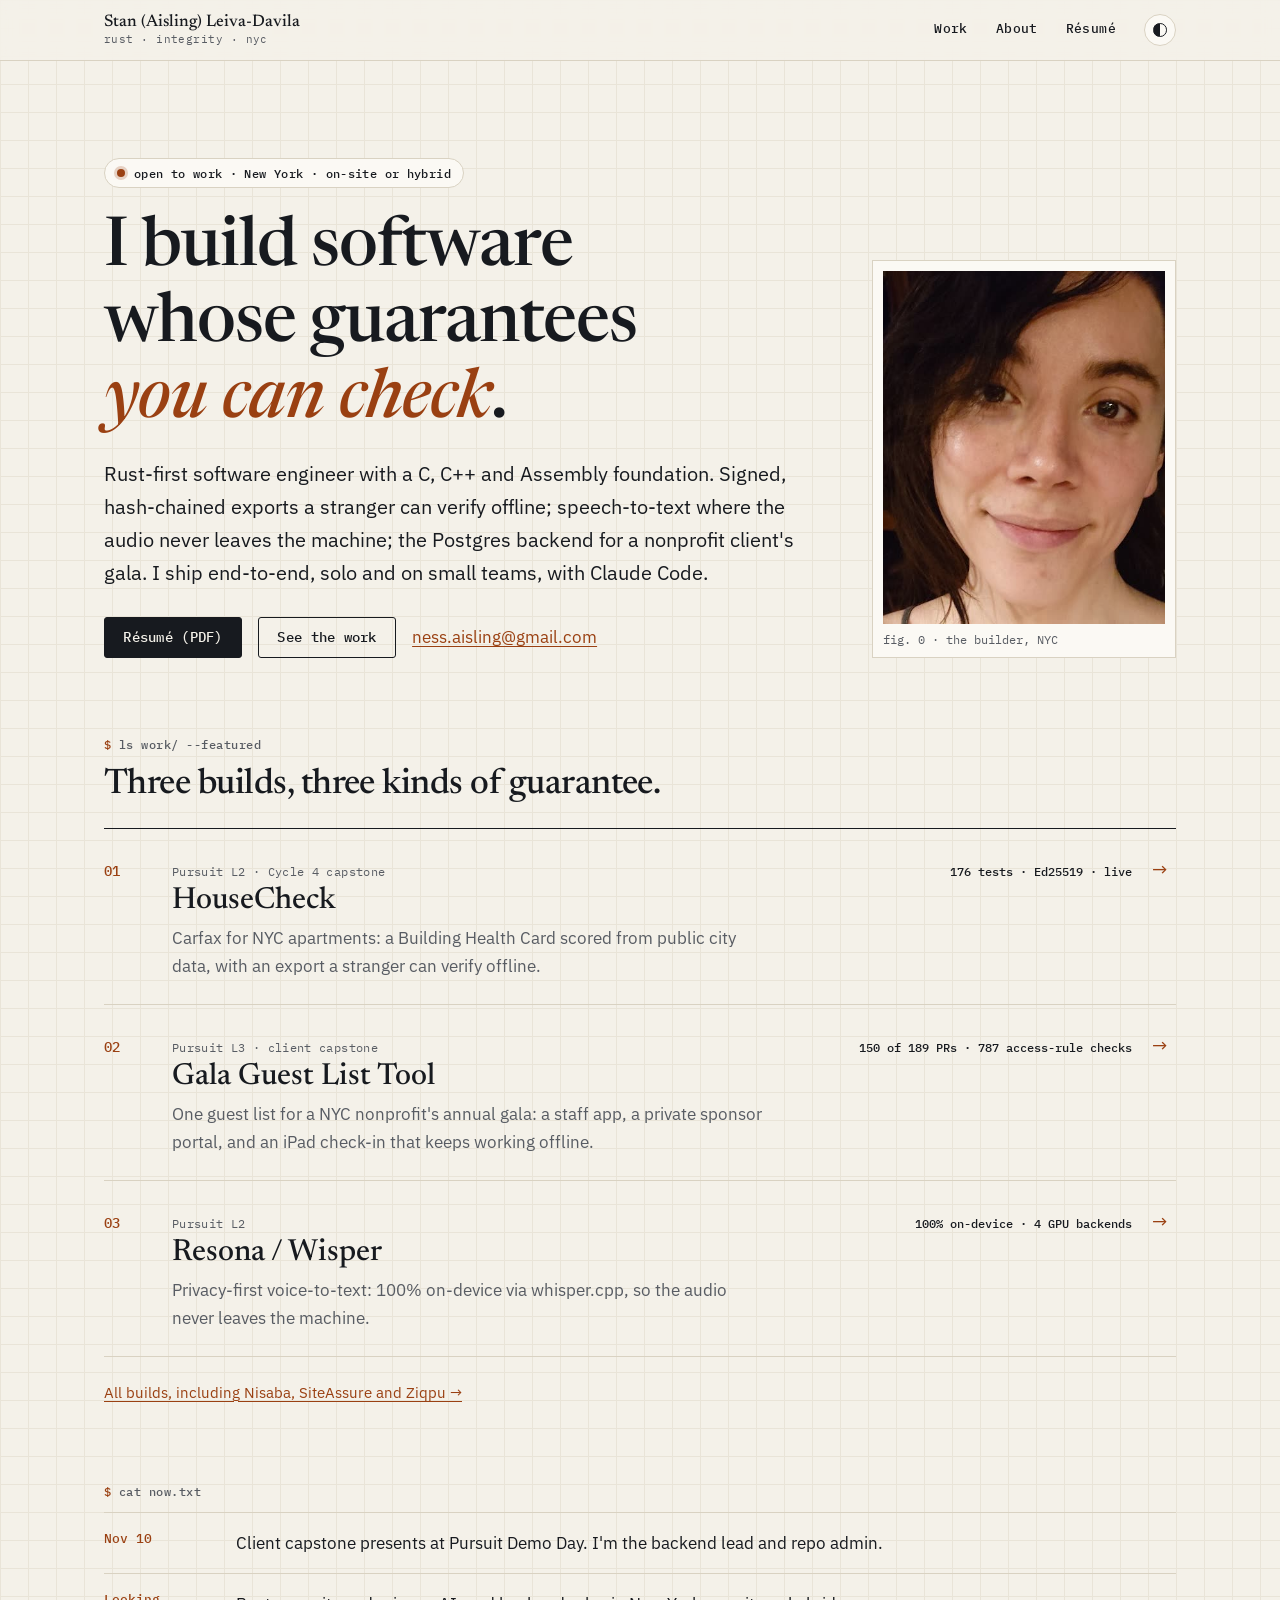
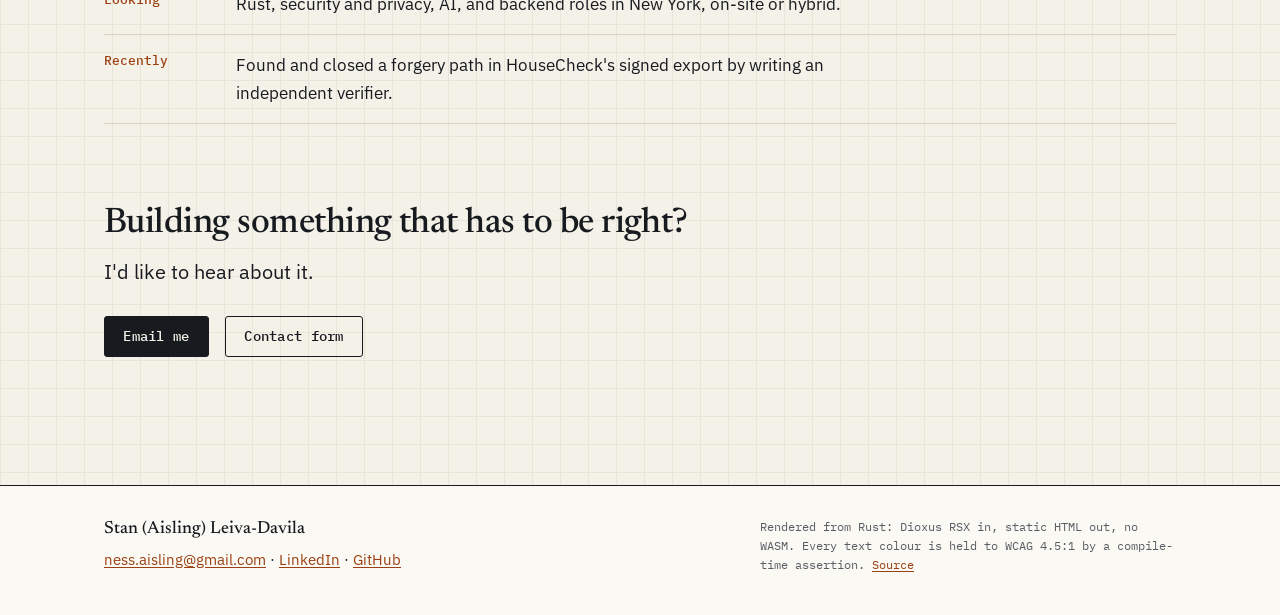
<file: index.html>
<!doctype html>
<html lang="en">
<head>
<meta charset="utf-8">
<meta name="viewport" content="width=device-width, initial-scale=1">
<title>Stan (Aisling) Leiva-Davila · Software engineer, Rust-first</title>
<meta name="description" content="Stan (Aisling) Leiva-Davila: Rust-first software engineer in NYC who builds systems whose guarantees can be checked.">
<link rel="canonical" href="https://nessaisling-lab.github.io/aisling-builder-portfolio/">
<meta property="og:type" content="website">
<meta property="og:title" content="Stan (Aisling) Leiva-Davila · Software engineer, Rust-first">
<meta property="og:description" content="Stan (Aisling) Leiva-Davila: Rust-first software engineer in NYC who builds systems whose guarantees can be checked.">
<meta property="og:url" content="https://nessaisling-lab.github.io/aisling-builder-portfolio/">
<meta property="og:image" content="https://nessaisling-lab.github.io/aisling-builder-portfolio/assets/og-image.png">
<meta name="twitter:card" content="summary_large_image">
<meta name="theme-color" content="#F4F1E9" media="(prefers-color-scheme: light)">
<meta name="theme-color" content="#121417" media="(prefers-color-scheme: dark)">
<link rel="icon" href="assets/favicon.svg" type="image/svg+xml">
<link rel="icon" href="assets/favicon-32.png" sizes="32x32">
<link rel="apple-touch-icon" href="assets/apple-touch-icon.png">
<script>try{var m=localStorage.getItem('theme');if(m)document.documentElement.dataset.theme=m}catch(e){}</script>
<link rel="preconnect" href="https://fonts.googleapis.com">
<link rel="preconnect" href="https://fonts.gstatic.com" crossorigin>
<link href="https://fonts.googleapis.com/css2?family=IBM+Plex+Mono:wght@400;500&family=IBM+Plex+Sans:ital,wght@0,400;0,500;0,600;1,400&family=Newsreader:ital,opsz,wght@0,6..72,400;0,6..72,500;1,6..72,400&display=swap" rel="stylesheet">
<link rel="stylesheet" href="assets/site.css">
</head>
<body>
<a class="skip" href="#main">Skip to content</a>
<header class="top"><div class="wrap top-in"><a class="brand" href=""><span class="brand-name">Stan (Aisling) Leiva-Davila</span><span class="brand-tag">rust · integrity · nyc</span></a><nav aria-label="Site"><a href="work/" aria-current="false">Work</a><a href="about/" aria-current="false">About</a><a href="resume/" aria-current="false">Résumé</a><button class="theme" type="button" aria-label="Switch between light and dark theme"><span class="theme-ic" aria-hidden="true"></span></button></nav></div></header>
<main id="main">
<section class="wrap hero"><div class="hero-text"><p class="status"><span class="dot" aria-hidden="true"></span>open to work · New York · on-site or hybrid</p><h1>I build software whose guarantees <em>you can check</em>.</h1><p class="deck">Rust-first software engineer with a C, C++ and Assembly foundation. Signed,
                     hash-chained exports a stranger can verify offline; speech-to-text where the audio
                     never leaves the machine; the Postgres backend for a nonprofit client&#39;s gala. I ship
                     end-to-end, solo and on small teams, with Claude Code.</p><div class="actions"><a class="btn" href="assets/docs/resume/resume-letter.pdf">Résumé (PDF)</a><a class="btn ghost" href="work/">See the work</a><a class="text-link" href="mailto:ness.aisling@gmail.com">ness.aisling@gmail.com</a></div></div><figure class="portrait"><img src="assets/portrait-placeholder.jpg" alt="Portrait of Stan (Aisling) Leiva-Davila" width="440" height="550" fetchpriority="high"/><figcaption>fig. 0 · the builder, NYC</figcaption></figure></section><section class="wrap block"><p class="label"><span class="prompt" aria-hidden="true">$</span> ls work/ --featured</p><h2 class="block-h">Three builds, three kinds of guarantee.</h2><ol class="featured"><li class="frow"><a class="frow-link" href="work/housecheck/"><span class="frow-n">01</span><span class="frow-main"><span class="frow-kicker">Pursuit L2 · Cycle 4 capstone</span><span class="frow-name">HouseCheck</span><span class="frow-line">Carfax for NYC apartments: a Building Health Card scored from public city data, with an export a stranger can verify offline.</span></span><span class="frow-stat">176 tests · Ed25519 · live</span><span class="frow-go" aria-hidden="true">→</span></a></li><li class="frow"><a class="frow-link" href="work/gala-guest-list/"><span class="frow-n">02</span><span class="frow-main"><span class="frow-kicker">Pursuit L3 · client capstone</span><span class="frow-name">Gala Guest List Tool</span><span class="frow-line">One guest list for a NYC nonprofit&#39;s annual gala: a staff app, a private sponsor portal, and an iPad check-in that keeps working offline.</span></span><span class="frow-stat">150 of 189 PRs · 787 access-rule checks</span><span class="frow-go" aria-hidden="true">→</span></a></li><li class="frow"><a class="frow-link" href="work/resona/"><span class="frow-n">03</span><span class="frow-main"><span class="frow-kicker">Pursuit L2</span><span class="frow-name">Resona / Wisper</span><span class="frow-line">Privacy-first voice-to-text: 100% on-device via whisper.cpp, so the audio never leaves the machine.</span></span><span class="frow-stat">100% on-device · 4 GPU backends</span><span class="frow-go" aria-hidden="true">→</span></a></li></ol><p class="more"><a class="text-link" href="work/">All builds, including Nisaba, SiteAssure and Ziqpu →</a></p></section><section class="wrap block now"><p class="label"><span class="prompt" aria-hidden="true">$</span> cat now.txt</p><dl class="now-list"><div><dt>Nov 10</dt><dd>Client capstone presents at Pursuit Demo Day. I&#39;m the backend lead and repo admin.</dd></div><div><dt>Looking</dt><dd>Rust, security and privacy, AI, and backend roles in New York, on-site or hybrid.</dd></div><div><dt>Recently</dt><dd>Found and closed a forgery path in HouseCheck&#39;s signed export by writing an independent verifier.</dd></div></dl></section><section class="wrap block cta"><h2 class="block-h">Building something that has to be right?</h2><p class="deck">I&#39;d like to hear about it.</p><div class="actions"><a class="btn" href="mailto:ness.aisling@gmail.com">Email me</a><a class="btn ghost" href="about/#contact">Contact form</a></div></section>
</main>
<footer class="foot"><div class="wrap foot-in"><div><p class="foot-name">Stan (Aisling) Leiva-Davila</p><p><a href="mailto:ness.aisling@gmail.com">ness.aisling@gmail.com</a> · <a href="https://www.linkedin.com/in/stan-leiva-davila/">LinkedIn</a> · <a href="https://github.com/nessaisling-lab">GitHub</a></p></div><p class="colophon">Rendered from Rust: Dioxus RSX in, static HTML out, no WASM. Every text colour is
                     held to WCAG 4.5:1 by a compile-time assertion. <a href="https://github.com/nessaisling-lab/aisling-builder-portfolio/tree/main/site">Source</a></p></div></footer>
<script src="assets/site.js" defer></script>
</body>
</html>
</file>
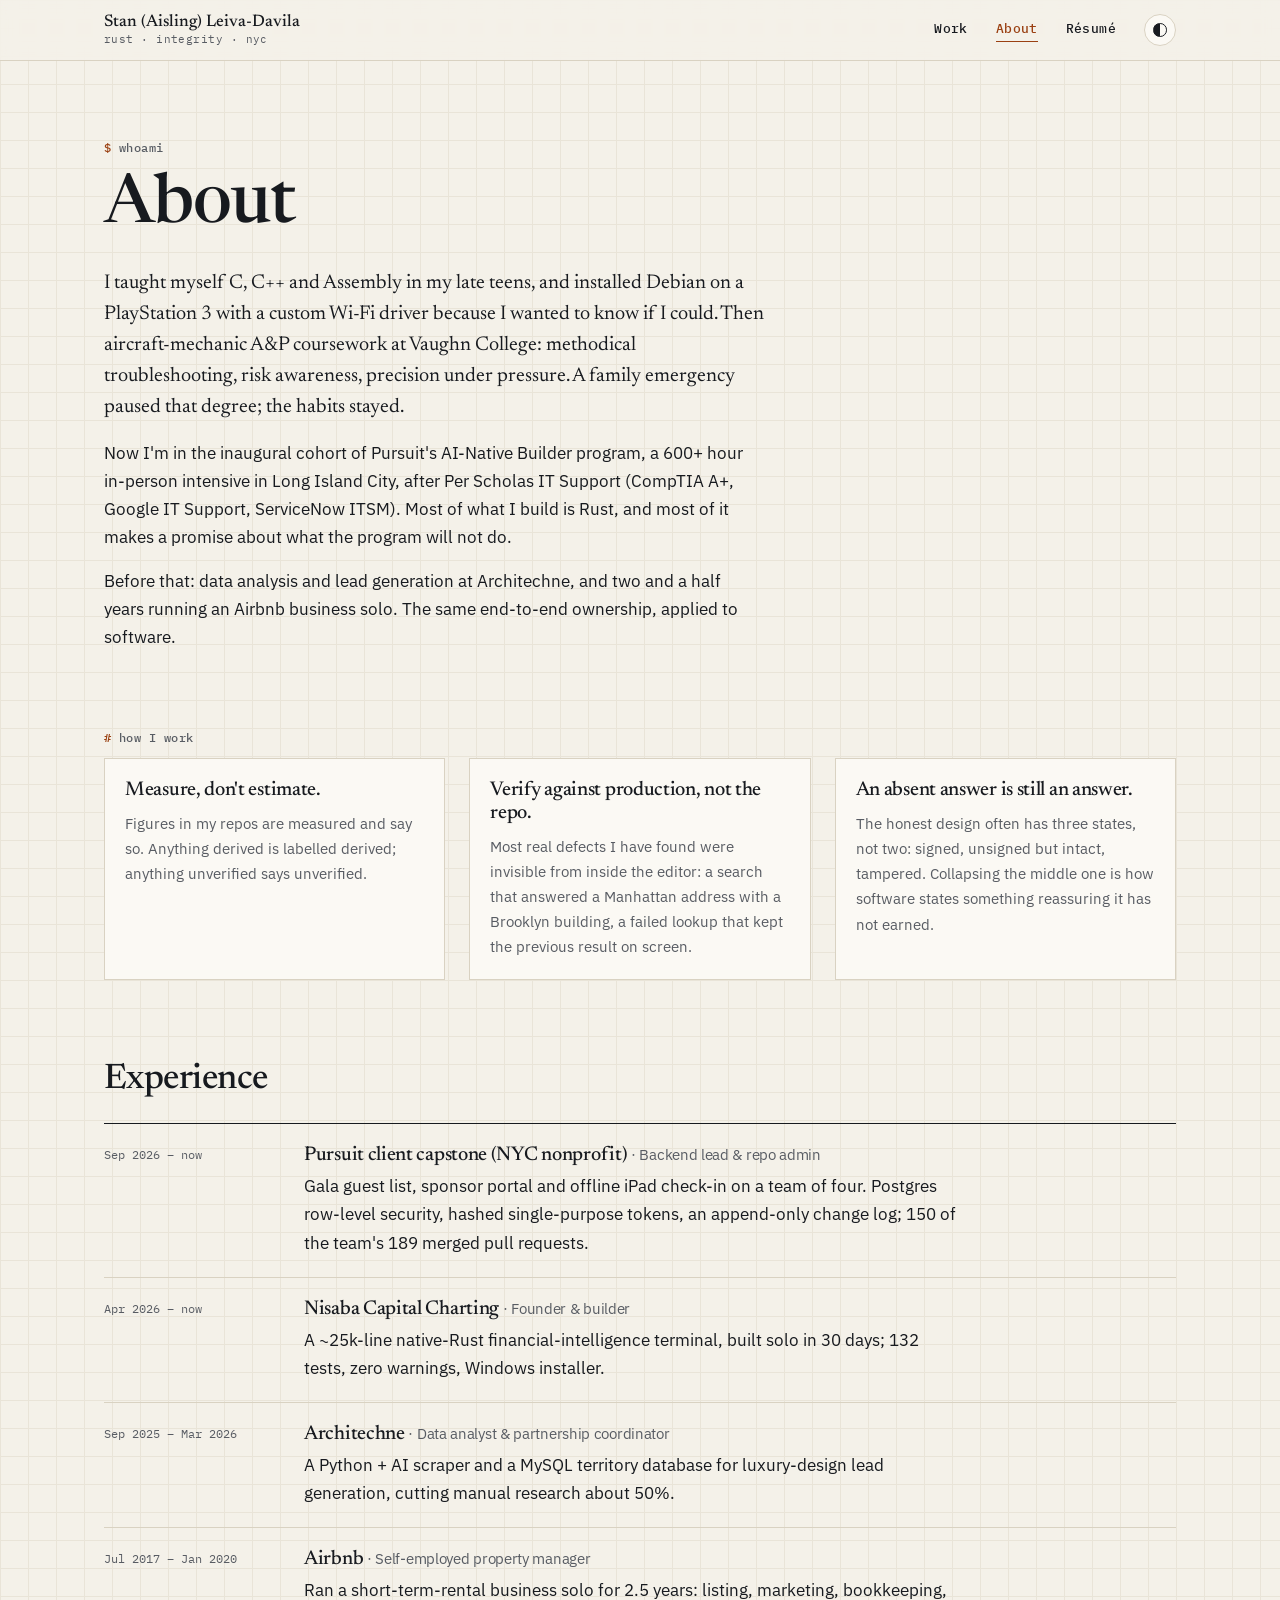
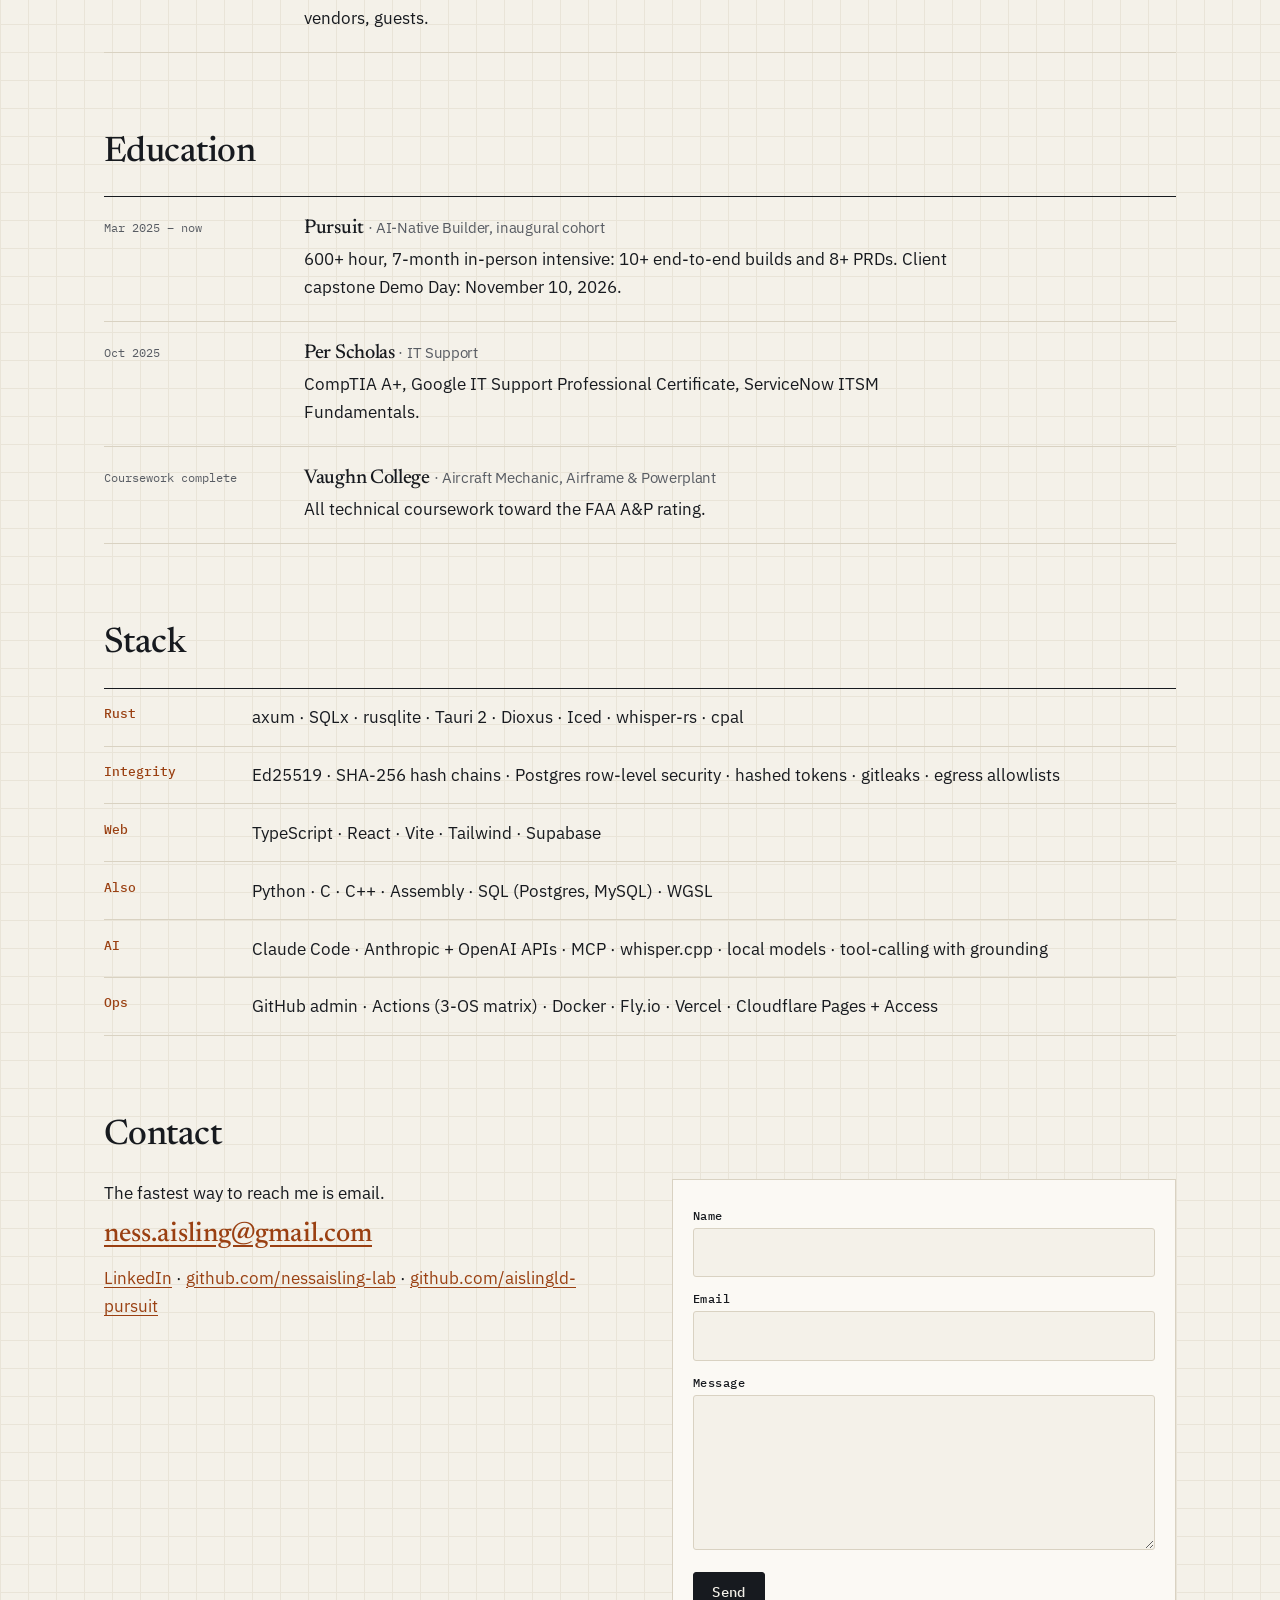
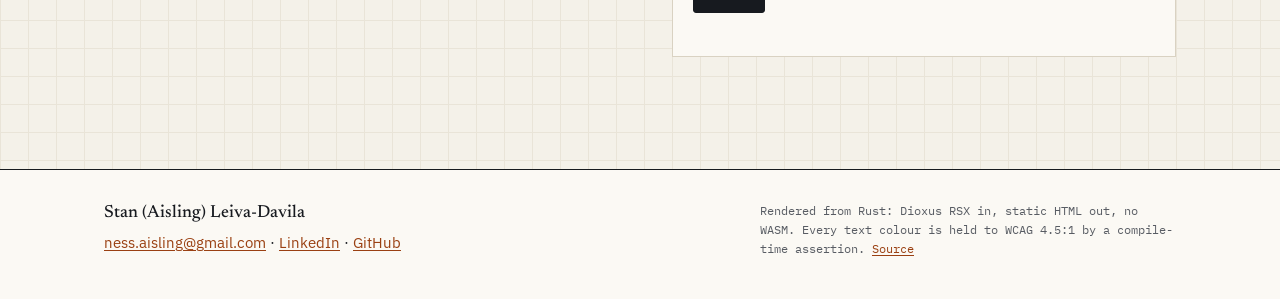
<file: about/index.html>
<!doctype html>
<html lang="en">
<head>
<meta charset="utf-8">
<meta name="viewport" content="width=device-width, initial-scale=1">
<title>About · Stan (Aisling) Leiva-Davila</title>
<meta name="description" content="Self-taught in C, C++ and Assembly; A&amp;P coursework; Pursuit AI-Native Builder, inaugural cohort.">
<link rel="canonical" href="https://nessaisling-lab.github.io/aisling-builder-portfolio/about/">
<meta property="og:type" content="website">
<meta property="og:title" content="About · Stan (Aisling) Leiva-Davila">
<meta property="og:description" content="Self-taught in C, C++ and Assembly; A&amp;P coursework; Pursuit AI-Native Builder, inaugural cohort.">
<meta property="og:url" content="https://nessaisling-lab.github.io/aisling-builder-portfolio/about/">
<meta property="og:image" content="https://nessaisling-lab.github.io/aisling-builder-portfolio/assets/og-image.png">
<meta name="twitter:card" content="summary_large_image">
<meta name="theme-color" content="#F4F1E9" media="(prefers-color-scheme: light)">
<meta name="theme-color" content="#121417" media="(prefers-color-scheme: dark)">
<link rel="icon" href="../assets/favicon.svg" type="image/svg+xml">
<link rel="icon" href="../assets/favicon-32.png" sizes="32x32">
<link rel="apple-touch-icon" href="../assets/apple-touch-icon.png">
<script>try{var m=localStorage.getItem('theme');if(m)document.documentElement.dataset.theme=m}catch(e){}</script>
<link rel="preconnect" href="https://fonts.googleapis.com">
<link rel="preconnect" href="https://fonts.gstatic.com" crossorigin>
<link href="https://fonts.googleapis.com/css2?family=IBM+Plex+Mono:wght@400;500&family=IBM+Plex+Sans:ital,wght@0,400;0,500;0,600;1,400&family=Newsreader:ital,opsz,wght@0,6..72,400;0,6..72,500;1,6..72,400&display=swap" rel="stylesheet">
<link rel="stylesheet" href="../assets/site.css">
</head>
<body>
<a class="skip" href="#main">Skip to content</a>
<header class="top"><div class="wrap top-in"><a class="brand" href="../"><span class="brand-name">Stan (Aisling) Leiva-Davila</span><span class="brand-tag">rust · integrity · nyc</span></a><nav aria-label="Site"><a href="../work/" aria-current="false">Work</a><a href="../about/" aria-current="page">About</a><a href="../resume/" aria-current="false">Résumé</a><button class="theme" type="button" aria-label="Switch between light and dark theme"><span class="theme-ic" aria-hidden="true"></span></button></nav></div></header>
<main id="main">
<section class="wrap page-head"><p class="label"><span class="prompt" aria-hidden="true">$</span> whoami</p><h1>About</h1><div class="prose"><p>I taught myself C, C++ and Assembly in my late teens, and installed Debian on a
                     PlayStation 3 with a custom Wi-Fi driver because I wanted to know if I could. Then
                     aircraft-mechanic A&#38;P coursework at Vaughn College: methodical troubleshooting, risk
                     awareness, precision under pressure. A family emergency paused that degree; the
                     habits stayed.</p><p>Now I&#39;m in the inaugural cohort of Pursuit&#39;s AI-Native Builder program, a 600+ hour
                     in-person intensive in Long Island City, after Per Scholas IT Support (CompTIA A+,
                     Google IT Support, ServiceNow ITSM). Most of what I build is Rust, and most of it
                     makes a promise about what the program will not do.</p><p>Before that: data analysis and lead generation at Architechne, and two and a half
                     years running an Airbnb business solo. The same end-to-end ownership, applied to
                     software.</p></div></section><section class="wrap block"><p class="label"><span class="prompt" aria-hidden="true">#</span> how I work</p><div class="rules"><div class="rule"><h3>Measure, don&#39;t estimate.</h3><p>Figures in my repos are measured and say so. Anything derived is labelled derived; anything unverified says unverified.</p></div><div class="rule"><h3>Verify against production, not the repo.</h3><p>Most real defects I have found were invisible from inside the editor: a search that answered a Manhattan address with a Brooklyn building, a failed lookup that kept the previous result on screen.</p></div><div class="rule"><h3>An absent answer is still an answer.</h3><p>The honest design often has three states, not two: signed, unsigned but intact, tampered. Collapsing the middle one is how software states something reassuring it has not earned.</p></div></div></section><section class="wrap block" id="experience"><h2 class="block-h">Experience</h2><ol class="timeline"><li><span class="tl-when">Sep 2026 – now</span><div><h3>Pursuit client capstone (NYC nonprofit) <span class="quiet">· Backend lead &#38; repo admin</span></h3><p>Gala guest list, sponsor portal and offline iPad check-in on a team of four. Postgres row-level security, hashed single-purpose tokens, an append-only change log; 150 of the team&#39;s 189 merged pull requests.</p></div></li><li><span class="tl-when">Apr 2026 – now</span><div><h3>Nisaba Capital Charting <span class="quiet">· Founder &#38; builder</span></h3><p>A ~25k-line native-Rust financial-intelligence terminal, built solo in 30 days; 132 tests, zero warnings, Windows installer.</p></div></li><li><span class="tl-when">Sep 2025 – Mar 2026</span><div><h3>Architechne <span class="quiet">· Data analyst &#38; partnership coordinator</span></h3><p>A Python + AI scraper and a MySQL territory database for luxury-design lead generation, cutting manual research about 50%.</p></div></li><li><span class="tl-when">Jul 2017 – Jan 2020</span><div><h3>Airbnb <span class="quiet">· Self-employed property manager</span></h3><p>Ran a short-term-rental business solo for 2.5 years: listing, marketing, bookkeeping, vendors, guests.</p></div></li></ol></section><section class="wrap block" id="education"><h2 class="block-h">Education</h2><ol class="timeline"><li><span class="tl-when">Mar 2025 – now</span><div><h3>Pursuit <span class="quiet">· AI-Native Builder, inaugural cohort</span></h3><p>600+ hour, 7-month in-person intensive: 10+ end-to-end builds and 8+ PRDs. Client capstone Demo Day: November 10, 2026.</p></div></li><li><span class="tl-when">Oct 2025</span><div><h3>Per Scholas <span class="quiet">· IT Support</span></h3><p>CompTIA A+, Google IT Support Professional Certificate, ServiceNow ITSM Fundamentals.</p></div></li><li><span class="tl-when">Coursework complete</span><div><h3>Vaughn College <span class="quiet">· Aircraft Mechanic, Airframe &#38; Powerplant</span></h3><p>All technical coursework toward the FAA A&#38;P rating.</p></div></li></ol></section><section class="wrap block" id="stack"><h2 class="block-h">Stack</h2><dl class="stack-dl"><div><dt>Rust</dt><dd>axum · SQLx · rusqlite · Tauri 2 · Dioxus · Iced · whisper-rs · cpal</dd></div><div><dt>Integrity</dt><dd>Ed25519 · SHA-256 hash chains · Postgres row-level security · hashed tokens · gitleaks · egress allowlists</dd></div><div><dt>Web</dt><dd>TypeScript · React · Vite · Tailwind · Supabase</dd></div><div><dt>Also</dt><dd>Python · C · C++ · Assembly · SQL (Postgres, MySQL) · WGSL</dd></div><div><dt>AI</dt><dd>Claude Code · Anthropic + OpenAI APIs · MCP · whisper.cpp · local models · tool-calling with grounding</dd></div><div><dt>Ops</dt><dd>GitHub admin · Actions (3-OS matrix) · Docker · Fly.io · Vercel · Cloudflare Pages + Access</dd></div></dl></section><section class="wrap block" id="contact"><h2 class="block-h">Contact</h2><div class="contact"><div class="contact-direct"><p>The fastest way to reach me is email.</p><p class="contact-mail"><a href="mailto:ness.aisling@gmail.com">ness.aisling@gmail.com</a></p><p><a class="text-link" href="https://www.linkedin.com/in/stan-leiva-davila/">LinkedIn</a> · <a class="text-link" href="https://github.com/nessaisling-lab">github.com/nessaisling-lab</a> · <a class="text-link" href="https://github.com/aislingld-pursuit">github.com/aislingld-pursuit</a></p></div><form class="form" id="contactForm" action="https://api.web3forms.com/submit" method="POST"><input type="hidden" name="access_key" value="a0888a12-c951-4b99-bc7c-fe8da519a5f6"/><input type="hidden" name="subject" value="New message from the portfolio"/><input type="hidden" name="from_name" value="Portfolio"/><input class="hp" type="checkbox" name="botcheck" tabindex="-1" autocomplete="off"/><label for="cf-name">Name</label><input id="cf-name" type="text" name="name" autocomplete="name" required=true/><label for="cf-email">Email</label><input id="cf-email" type="email" name="email" autocomplete="email" required=true/><label for="cf-msg">Message</label><textarea id="cf-msg" name="message" rows="5" required=true></textarea><button class="btn" type="submit">Send</button><p class="form-status" id="formStatus" role="status" aria-live="polite"></p></form></div></section>
</main>
<footer class="foot"><div class="wrap foot-in"><div><p class="foot-name">Stan (Aisling) Leiva-Davila</p><p><a href="mailto:ness.aisling@gmail.com">ness.aisling@gmail.com</a> · <a href="https://www.linkedin.com/in/stan-leiva-davila/">LinkedIn</a> · <a href="https://github.com/nessaisling-lab">GitHub</a></p></div><p class="colophon">Rendered from Rust: Dioxus RSX in, static HTML out, no WASM. Every text colour is
                     held to WCAG 4.5:1 by a compile-time assertion. <a href="https://github.com/nessaisling-lab/aisling-builder-portfolio/tree/main/site">Source</a></p></div></footer>
<script src="../assets/site.js" defer></script>
</body>
</html>
</file>
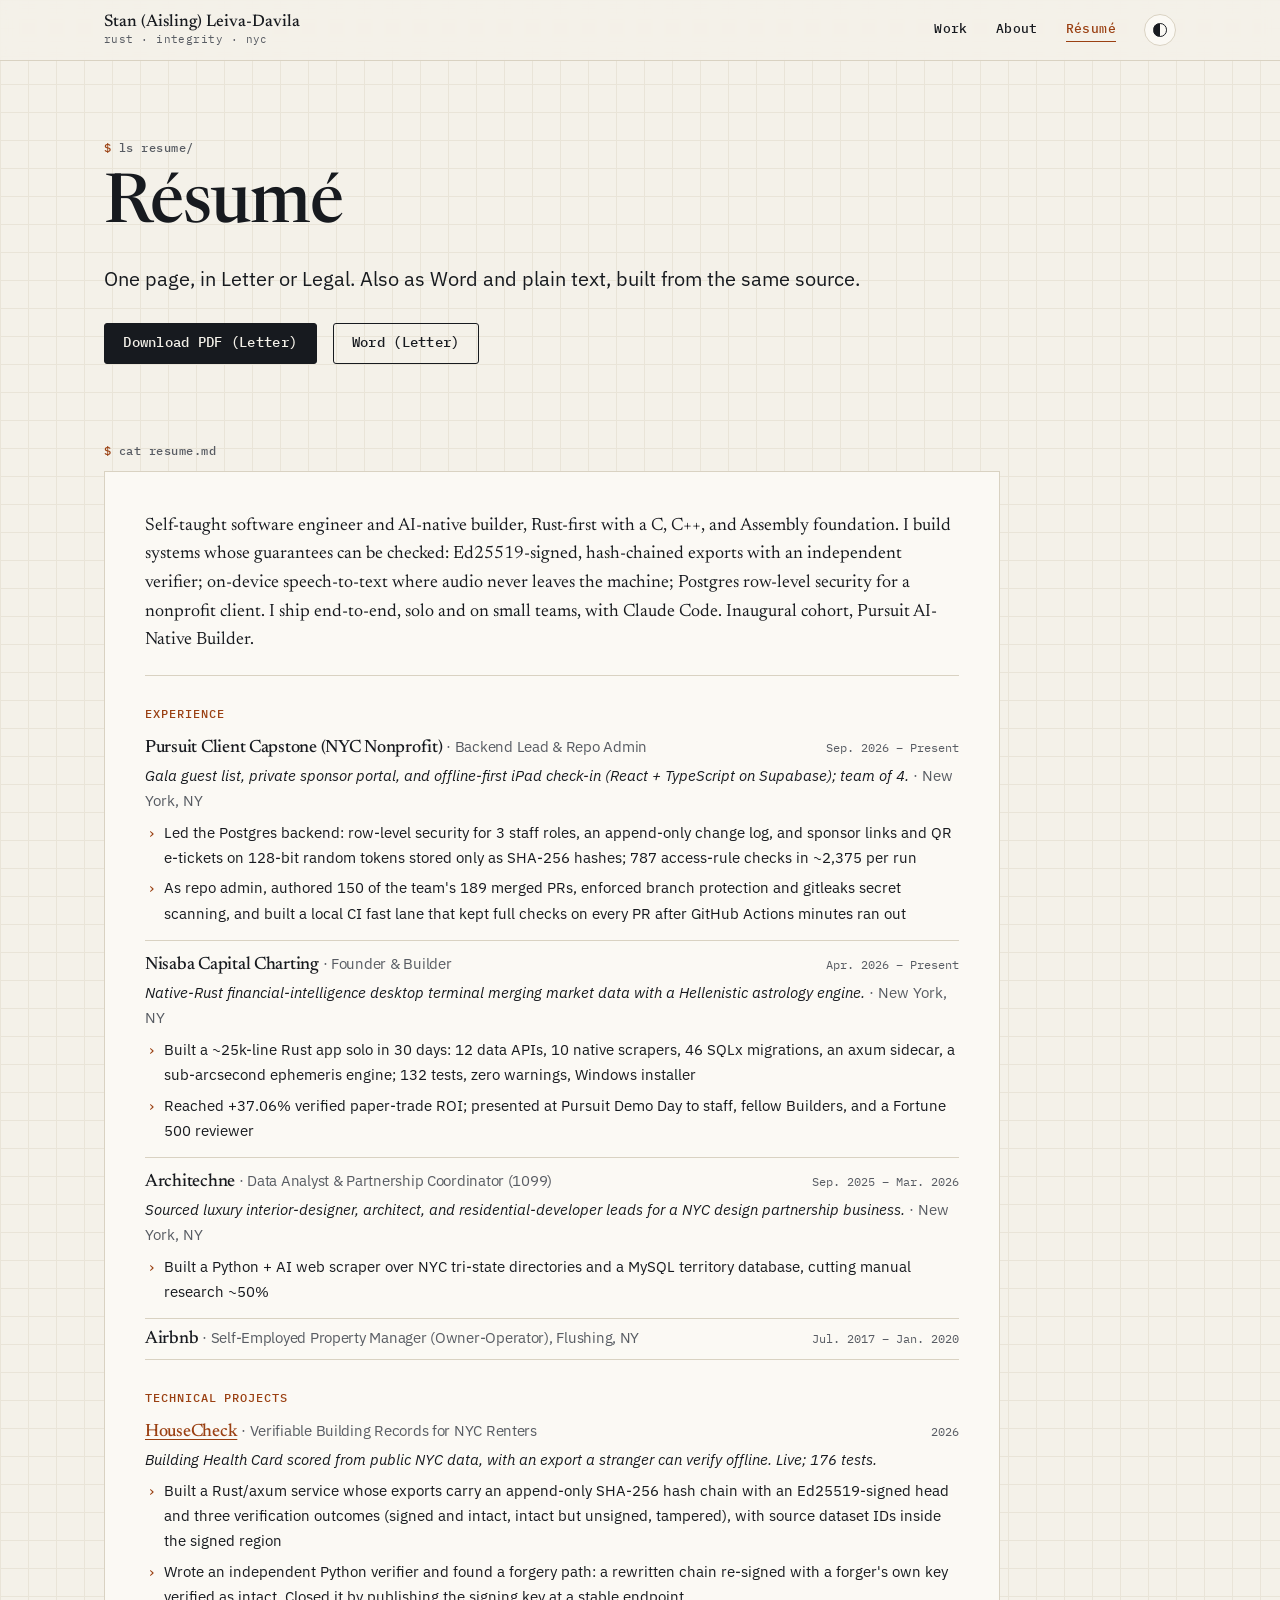
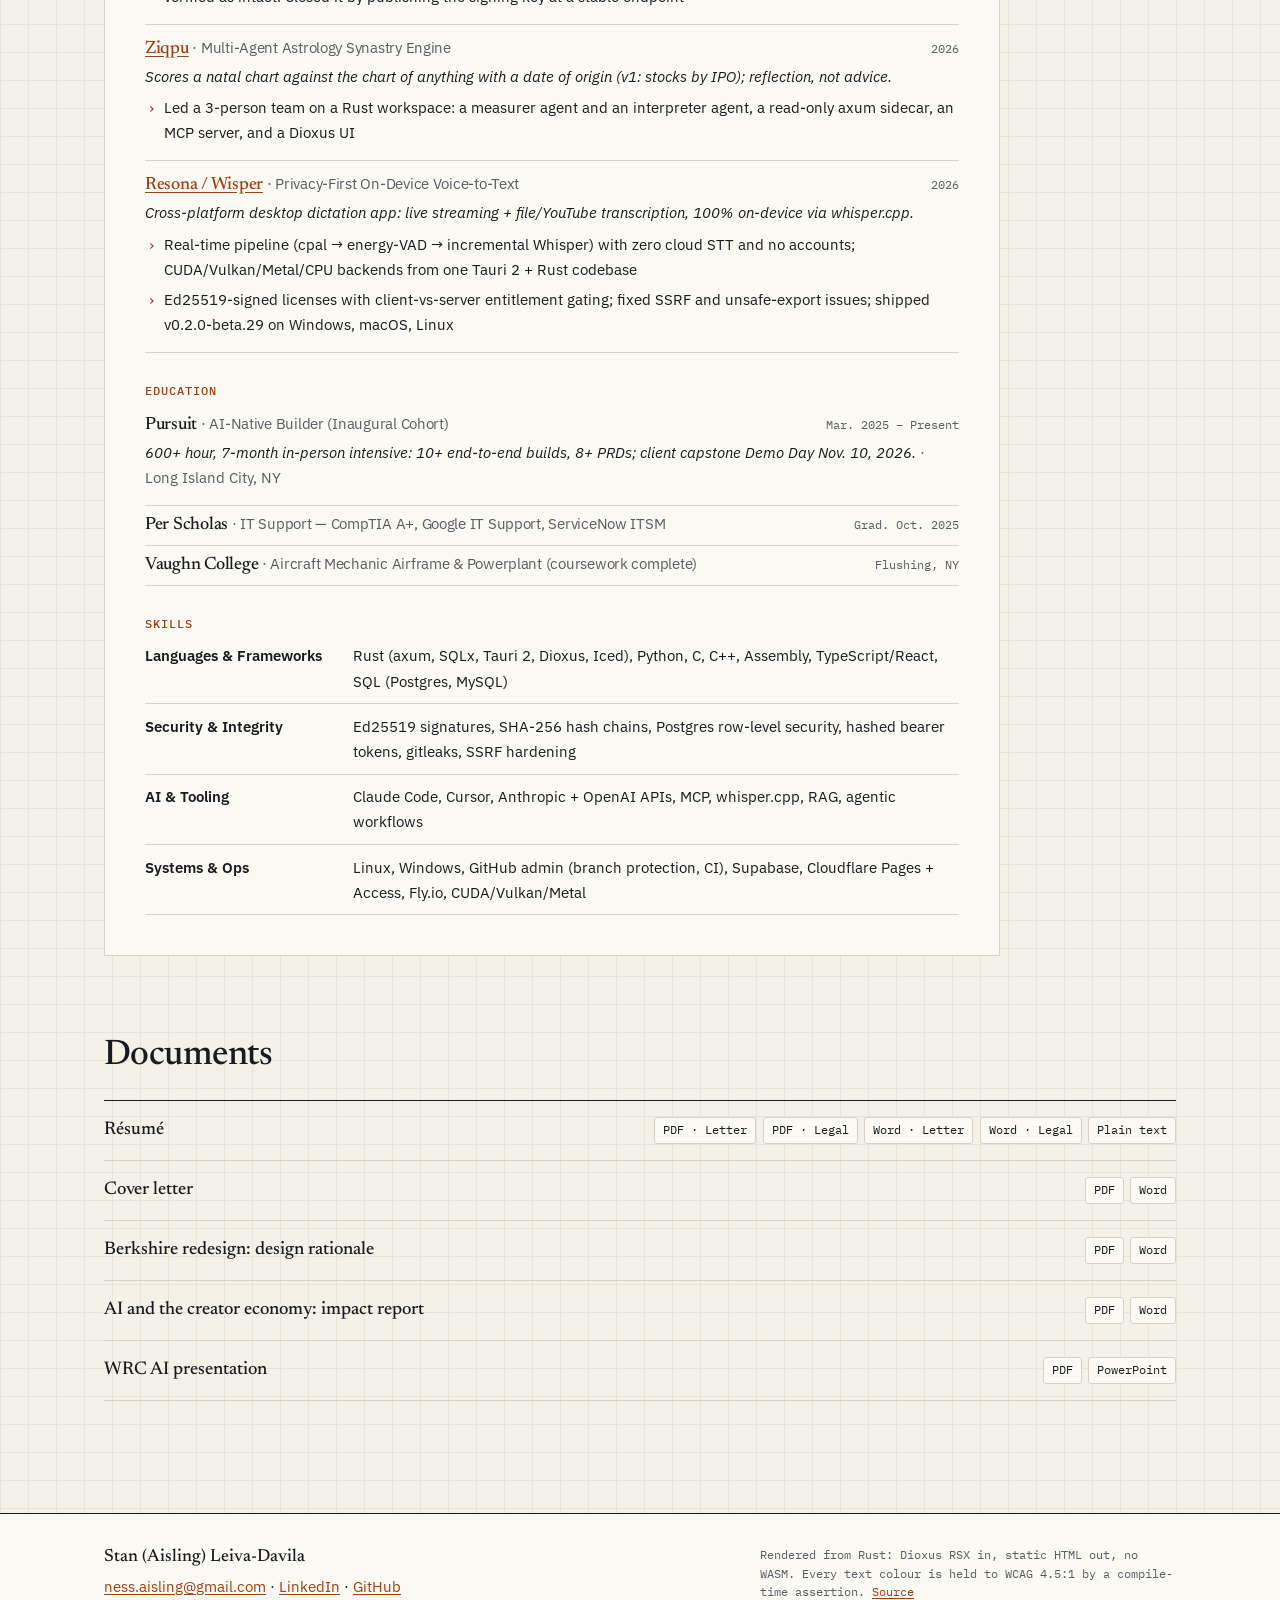
<file: resume/index.html>
<!doctype html>
<html lang="en">
<head>
<meta charset="utf-8">
<meta name="viewport" content="width=device-width, initial-scale=1">
<title>Résumé · Stan (Aisling) Leiva-Davila</title>
<meta name="description" content="Résumé as PDF (Letter, Legal), Word and plain text, plus writing samples.">
<link rel="canonical" href="https://nessaisling-lab.github.io/aisling-builder-portfolio/resume/">
<meta property="og:type" content="website">
<meta property="og:title" content="Résumé · Stan (Aisling) Leiva-Davila">
<meta property="og:description" content="Résumé as PDF (Letter, Legal), Word and plain text, plus writing samples.">
<meta property="og:url" content="https://nessaisling-lab.github.io/aisling-builder-portfolio/resume/">
<meta property="og:image" content="https://nessaisling-lab.github.io/aisling-builder-portfolio/assets/og-image.png">
<meta name="twitter:card" content="summary_large_image">
<meta name="theme-color" content="#F4F1E9" media="(prefers-color-scheme: light)">
<meta name="theme-color" content="#121417" media="(prefers-color-scheme: dark)">
<link rel="icon" href="../assets/favicon.svg" type="image/svg+xml">
<link rel="icon" href="../assets/favicon-32.png" sizes="32x32">
<link rel="apple-touch-icon" href="../assets/apple-touch-icon.png">
<script>try{var m=localStorage.getItem('theme');if(m)document.documentElement.dataset.theme=m}catch(e){}</script>
<link rel="preconnect" href="https://fonts.googleapis.com">
<link rel="preconnect" href="https://fonts.gstatic.com" crossorigin>
<link href="https://fonts.googleapis.com/css2?family=IBM+Plex+Mono:wght@400;500&family=IBM+Plex+Sans:ital,wght@0,400;0,500;0,600;1,400&family=Newsreader:ital,opsz,wght@0,6..72,400;0,6..72,500;1,6..72,400&display=swap" rel="stylesheet">
<link rel="stylesheet" href="../assets/site.css">
</head>
<body>
<a class="skip" href="#main">Skip to content</a>
<header class="top"><div class="wrap top-in"><a class="brand" href="../"><span class="brand-name">Stan (Aisling) Leiva-Davila</span><span class="brand-tag">rust · integrity · nyc</span></a><nav aria-label="Site"><a href="../work/" aria-current="false">Work</a><a href="../about/" aria-current="false">About</a><a href="../resume/" aria-current="page">Résumé</a><button class="theme" type="button" aria-label="Switch between light and dark theme"><span class="theme-ic" aria-hidden="true"></span></button></nav></div></header>
<main id="main">
<section class="wrap page-head"><p class="label"><span class="prompt" aria-hidden="true">$</span> ls resume/</p><h1>Résumé</h1><p class="deck">One page, in Letter or Legal. Also as Word and plain text, built from the same source.</p><div class="actions"><a class="btn" href="../assets/docs/resume/resume-letter.pdf">Download PDF (Letter)</a><a class="btn ghost" href="../assets/docs/resume/resume.docx">Word (Letter)</a></div></section><section class="wrap block"><p class="label"><span class="prompt" aria-hidden="true">$</span> cat resume.md</p><article class="cv"><p class="cv-summary">Self-taught software engineer and AI-native builder, Rust-first with a C, C++, and Assembly foundation. I build systems whose guarantees can be checked: Ed25519-signed, hash-chained exports with an independent verifier; on-device speech-to-text where audio never leaves the machine; Postgres row-level security for a nonprofit client. I ship end-to-end, solo and on small teams, with Claude Code. Inaugural cohort, Pursuit AI-Native Builder.</p><h2>Experience</h2><div class="cv-entry"><div class="cv-row"><h3>Pursuit Client Capstone (NYC Nonprofit)<span class="quiet"> · Backend Lead &#38; Repo Admin</span></h3><span class="cv-when">Sep. 2026 – Present</span></div><p class="cv-desc">Gala guest list, private sponsor portal, and offline-first iPad check-in (React + TypeScript on Supabase); team of 4.<span class="quiet"> · New York, NY</span></p><ul><li>Led the Postgres backend: row-level security for 3 staff roles, an append-only change log, and sponsor links and QR e-tickets on 128-bit random tokens stored only as SHA-256 hashes; 787 access-rule checks in ~2,375 per run</li><li>As repo admin, authored 150 of the team&#39;s 189 merged PRs, enforced branch protection and gitleaks secret scanning, and built a local CI fast lane that kept full checks on every PR after GitHub Actions minutes ran out</li></ul></div><div class="cv-entry"><div class="cv-row"><h3>Nisaba Capital Charting<span class="quiet"> · Founder &#38; Builder</span></h3><span class="cv-when">Apr. 2026 – Present</span></div><p class="cv-desc">Native-Rust financial-intelligence desktop terminal merging market data with a Hellenistic astrology engine.<span class="quiet"> · New York, NY</span></p><ul><li>Built a ~25k-line Rust app solo in 30 days: 12 data APIs, 10 native scrapers, 46 SQLx migrations, an axum sidecar, a sub-arcsecond ephemeris engine; 132 tests, zero warnings, Windows installer</li><li>Reached +37.06% verified paper-trade ROI; presented at Pursuit Demo Day to staff, fellow Builders, and a Fortune 500 reviewer</li></ul></div><div class="cv-entry"><div class="cv-row"><h3>Architechne<span class="quiet"> · Data Analyst &#38; Partnership Coordinator (1099)</span></h3><span class="cv-when">Sep. 2025 – Mar. 2026</span></div><p class="cv-desc">Sourced luxury interior-designer, architect, and residential-developer leads for a NYC design partnership business.<span class="quiet"> · New York, NY</span></p><ul><li>Built a Python + AI web scraper over NYC tri-state directories and a MySQL territory database, cutting manual research ~50%</li></ul></div><div class="cv-entry compact"><div class="cv-row"><h3>Airbnb<span class="quiet"> · Self-Employed Property Manager (Owner-Operator), Flushing, NY</span></h3><span class="cv-when">Jul. 2017 – Jan. 2020</span></div></div><h2>Technical projects</h2><div class="cv-entry"><div class="cv-row"><h3><a href="https://github.com/nessaisling-lab/housecheck">HouseCheck</a><span class="quiet"> · Verifiable Building Records for NYC Renters</span></h3><span class="cv-when">2026</span></div><p class="cv-desc">Building Health Card scored from public NYC data, with an export a stranger can verify offline. Live; 176 tests.</p><ul><li>Built a Rust/axum service whose exports carry an append-only SHA-256 hash chain with an Ed25519-signed head and three verification outcomes (signed and intact, intact but unsigned, tampered), with source dataset IDs inside the signed region</li><li>Wrote an independent Python verifier and found a forgery path: a rewritten chain re-signed with a forger&#39;s own key verified as intact. Closed it by publishing the signing key at a stable endpoint</li></ul></div><div class="cv-entry"><div class="cv-row"><h3><a href="https://github.com/nessaisling-lab/Ziqpu-L2-Cycle-3">Ziqpu</a><span class="quiet"> · Multi-Agent Astrology Synastry Engine</span></h3><span class="cv-when">2026</span></div><p class="cv-desc">Scores a natal chart against the chart of anything with a date of origin (v1: stocks by IPO); reflection, not advice.</p><ul><li>Led a 3-person team on a Rust workspace: a measurer agent and an interpreter agent, a read-only axum sidecar, an MCP server, and a Dioxus UI</li></ul></div><div class="cv-entry"><div class="cv-row"><h3><a href="https://github.com/aislingld-pursuit/L2-Clone-Prodject">Resona / Wisper</a><span class="quiet"> · Privacy-First On-Device Voice-to-Text</span></h3><span class="cv-when">2026</span></div><p class="cv-desc">Cross-platform desktop dictation app: live streaming + file/YouTube transcription, 100% on-device via whisper.cpp.</p><ul><li>Real-time pipeline (cpal → energy-VAD → incremental Whisper) with zero cloud STT and no accounts; CUDA/Vulkan/Metal/CPU backends from one Tauri 2 + Rust codebase</li><li>Ed25519-signed licenses with client-vs-server entitlement gating; fixed SSRF and unsafe-export issues; shipped v0.2.0-beta.29 on Windows, macOS, Linux</li></ul></div><h2>Education</h2><div class="cv-entry"><div class="cv-row"><h3>Pursuit<span class="quiet"> · AI-Native Builder (Inaugural Cohort)</span></h3><span class="cv-when">Mar. 2025 – Present</span></div><p class="cv-desc">600+ hour, 7-month in-person intensive: 10+ end-to-end builds, 8+ PRDs; client capstone Demo Day Nov. 10, 2026.<span class="quiet"> · Long Island City, NY</span></p></div><div class="cv-entry compact"><div class="cv-row"><h3>Per Scholas<span class="quiet"> · IT Support — CompTIA A+, Google IT Support, ServiceNow ITSM</span></h3><span class="cv-when">Grad. Oct. 2025</span></div></div><div class="cv-entry compact"><div class="cv-row"><h3>Vaughn College<span class="quiet"> · Aircraft Mechanic Airframe &#38; Powerplant (coursework complete)</span></h3><span class="cv-when">Flushing, NY</span></div></div><h2>Skills</h2><dl class="cv-skills"><div><dt>Languages &#38; Frameworks</dt><dd>Rust (axum, SQLx, Tauri 2, Dioxus, Iced), Python, C, C++, Assembly, TypeScript/React, SQL (Postgres, MySQL)</dd></div><div><dt>Security &#38; Integrity</dt><dd>Ed25519 signatures, SHA-256 hash chains, Postgres row-level security, hashed bearer tokens, gitleaks, SSRF hardening</dd></div><div><dt>AI &#38; Tooling</dt><dd>Claude Code, Cursor, Anthropic + OpenAI APIs, MCP, whisper.cpp, RAG, agentic workflows</dd></div><div><dt>Systems &#38; Ops</dt><dd>Linux, Windows, GitHub admin (branch protection, CI), Supabase, Cloudflare Pages + Access, Fly.io, CUDA/Vulkan/Metal</dd></div></dl></article></section><section class="wrap block"><h2 class="block-h">Documents</h2><ul class="docs"><li><span class="doc-name">Résumé</span><span class="doc-files"><a class="chip link" href="../assets/docs/resume/resume-letter.pdf">PDF · Letter</a><a class="chip link" href="../assets/docs/resume/resume-legal.pdf">PDF · Legal</a><a class="chip link" href="../assets/docs/resume/resume.docx">Word · Letter</a><a class="chip link" href="../assets/docs/resume/resume-legal.docx">Word · Legal</a><a class="chip link" href="../assets/docs/resume/resume.txt">Plain text</a></span></li><li><span class="doc-name">Cover letter</span><span class="doc-files"><a class="chip link" href="../assets/docs/cover-letter/cover-letter.pdf">PDF</a><a class="chip link" href="../assets/docs/cover-letter/cover-letter.docx">Word</a></span></li><li><span class="doc-name">Berkshire redesign: design rationale</span><span class="doc-files"><a class="chip link" href="../assets/docs/berkshire-rationale/berkshire-rationale.pdf">PDF</a><a class="chip link" href="../assets/docs/berkshire-rationale/berkshire-rationale.docx">Word</a></span></li><li><span class="doc-name">AI and the creator economy: impact report</span><span class="doc-files"><a class="chip link" href="../assets/docs/ai-creator-impact/ai-creator-impact.pdf">PDF</a><a class="chip link" href="../assets/docs/ai-creator-impact/ai-creator-impact.docx">Word</a></span></li><li><span class="doc-name">WRC AI presentation</span><span class="doc-files"><a class="chip link" href="../assets/docs/wrc-ai-deck/wrc-ai-deck.pdf">PDF</a><a class="chip link" href="../assets/docs/wrc-ai-deck/wrc-ai-deck.pptx">PowerPoint</a></span></li></ul></section>
</main>
<footer class="foot"><div class="wrap foot-in"><div><p class="foot-name">Stan (Aisling) Leiva-Davila</p><p><a href="mailto:ness.aisling@gmail.com">ness.aisling@gmail.com</a> · <a href="https://www.linkedin.com/in/stan-leiva-davila/">LinkedIn</a> · <a href="https://github.com/nessaisling-lab">GitHub</a></p></div><p class="colophon">Rendered from Rust: Dioxus RSX in, static HTML out, no WASM. Every text colour is
                     held to WCAG 4.5:1 by a compile-time assertion. <a href="https://github.com/nessaisling-lab/aisling-builder-portfolio/tree/main/site">Source</a></p></div></footer>
<script src="../assets/site.js" defer></script>
</body>
</html>
</file>
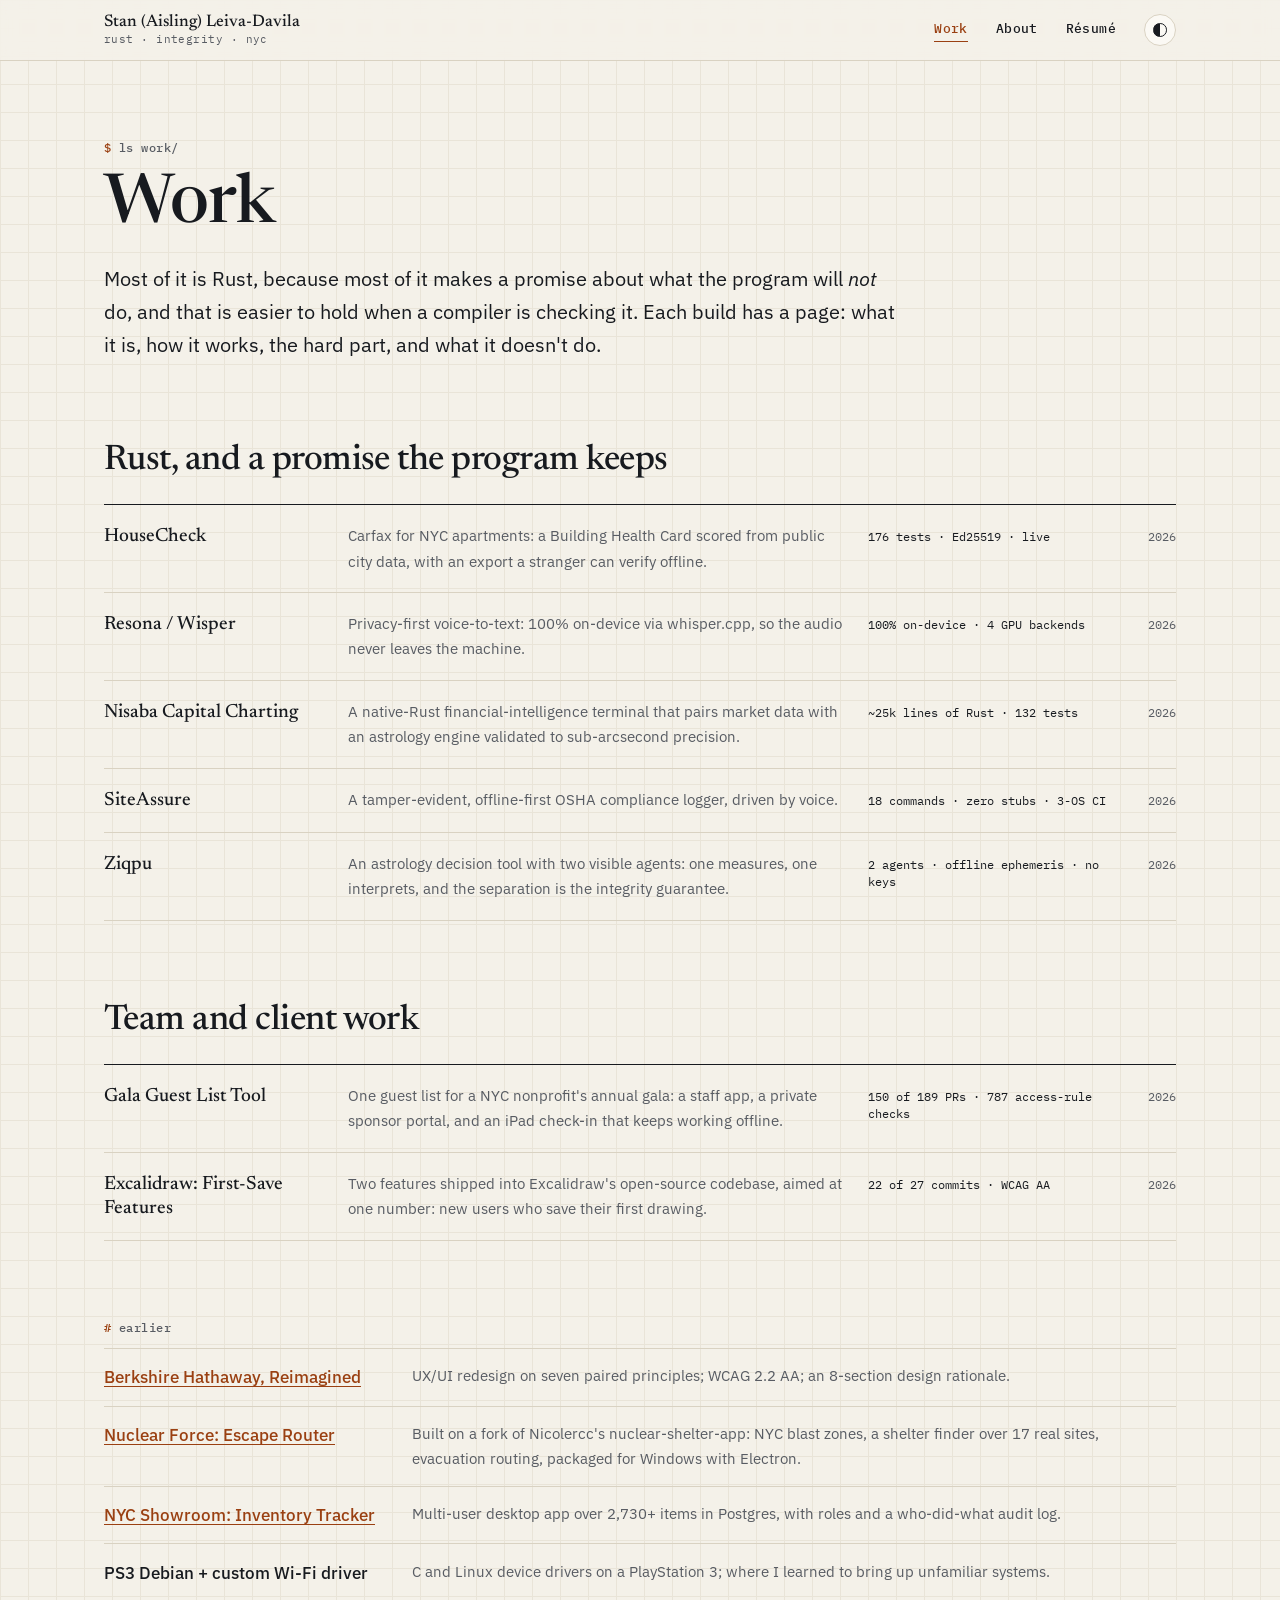
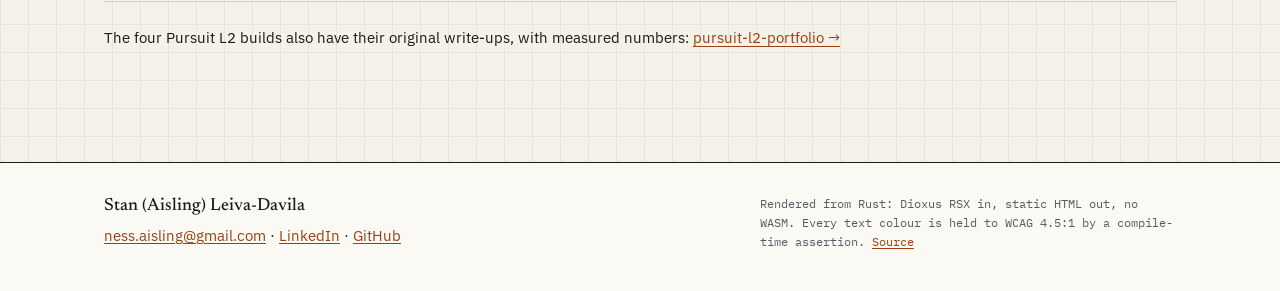
<file: work/index.html>
<!doctype html>
<html lang="en">
<head>
<meta charset="utf-8">
<meta name="viewport" content="width=device-width, initial-scale=1">
<title>Work · Stan (Aisling) Leiva-Davila</title>
<meta name="description" content="Builds in Rust and on small teams: signed exports, on-device AI, Postgres row-level security.">
<link rel="canonical" href="https://nessaisling-lab.github.io/aisling-builder-portfolio/work/">
<meta property="og:type" content="website">
<meta property="og:title" content="Work · Stan (Aisling) Leiva-Davila">
<meta property="og:description" content="Builds in Rust and on small teams: signed exports, on-device AI, Postgres row-level security.">
<meta property="og:url" content="https://nessaisling-lab.github.io/aisling-builder-portfolio/work/">
<meta property="og:image" content="https://nessaisling-lab.github.io/aisling-builder-portfolio/assets/og-image.png">
<meta name="twitter:card" content="summary_large_image">
<meta name="theme-color" content="#F4F1E9" media="(prefers-color-scheme: light)">
<meta name="theme-color" content="#121417" media="(prefers-color-scheme: dark)">
<link rel="icon" href="../assets/favicon.svg" type="image/svg+xml">
<link rel="icon" href="../assets/favicon-32.png" sizes="32x32">
<link rel="apple-touch-icon" href="../assets/apple-touch-icon.png">
<script>try{var m=localStorage.getItem('theme');if(m)document.documentElement.dataset.theme=m}catch(e){}</script>
<link rel="preconnect" href="https://fonts.googleapis.com">
<link rel="preconnect" href="https://fonts.gstatic.com" crossorigin>
<link href="https://fonts.googleapis.com/css2?family=IBM+Plex+Mono:wght@400;500&family=IBM+Plex+Sans:ital,wght@0,400;0,500;0,600;1,400&family=Newsreader:ital,opsz,wght@0,6..72,400;0,6..72,500;1,6..72,400&display=swap" rel="stylesheet">
<link rel="stylesheet" href="../assets/site.css">
</head>
<body>
<a class="skip" href="#main">Skip to content</a>
<header class="top"><div class="wrap top-in"><a class="brand" href="../"><span class="brand-name">Stan (Aisling) Leiva-Davila</span><span class="brand-tag">rust · integrity · nyc</span></a><nav aria-label="Site"><a href="../work/" aria-current="page">Work</a><a href="../about/" aria-current="false">About</a><a href="../resume/" aria-current="false">Résumé</a><button class="theme" type="button" aria-label="Switch between light and dark theme"><span class="theme-ic" aria-hidden="true"></span></button></nav></div></header>
<main id="main">
<section class="wrap page-head"><p class="label"><span class="prompt" aria-hidden="true">$</span> ls work/</p><h1>Work</h1><p class="deck">Most of it is Rust, because most of it makes a promise about what the program will <em>not</em> do, and that is easier to hold when a compiler is checking it. Each build has a page:
                 what it is, how it works, the hard part, and what it doesn&#39;t do.</p></section><section class="wrap block"><h2 class="block-h">Rust, and a promise the program keeps</h2><ul class="log"><li><a class="log-row" href="../work/housecheck/"><span class="log-name">HouseCheck</span><span class="log-line">Carfax for NYC apartments: a Building Health Card scored from public city data, with an export a stranger can verify offline.</span><span class="log-stat">176 tests · Ed25519 · live</span><span class="log-year">2026</span></a></li><li><a class="log-row" href="../work/resona/"><span class="log-name">Resona / Wisper</span><span class="log-line">Privacy-first voice-to-text: 100% on-device via whisper.cpp, so the audio never leaves the machine.</span><span class="log-stat">100% on-device · 4 GPU backends</span><span class="log-year">2026</span></a></li><li><a class="log-row" href="../work/nisaba/"><span class="log-name">Nisaba Capital Charting</span><span class="log-line">A native-Rust financial-intelligence terminal that pairs market data with an astrology engine validated to sub-arcsecond precision.</span><span class="log-stat">~25k lines of Rust · 132 tests</span><span class="log-year">2026</span></a></li><li><a class="log-row" href="../work/siteassure/"><span class="log-name">SiteAssure</span><span class="log-line">A tamper-evident, offline-first OSHA compliance logger, driven by voice.</span><span class="log-stat">18 commands · zero stubs · 3-OS CI</span><span class="log-year">2026</span></a></li><li><a class="log-row" href="../work/ziqpu/"><span class="log-name">Ziqpu</span><span class="log-line">An astrology decision tool with two visible agents: one measures, one interprets, and the separation is the integrity guarantee.</span><span class="log-stat">2 agents · offline ephemeris · no keys</span><span class="log-year">2026</span></a></li></ul></section><section class="wrap block"><h2 class="block-h">Team and client work</h2><ul class="log"><li><a class="log-row" href="../work/gala-guest-list/"><span class="log-name">Gala Guest List Tool</span><span class="log-line">One guest list for a NYC nonprofit&#39;s annual gala: a staff app, a private sponsor portal, and an iPad check-in that keeps working offline.</span><span class="log-stat">150 of 189 PRs · 787 access-rule checks</span><span class="log-year">2026</span></a></li><li><a class="log-row" href="../work/excalidraw/"><span class="log-name">Excalidraw: First-Save Features</span><span class="log-line">Two features shipped into Excalidraw&#39;s open-source codebase, aimed at one number: new users who save their first drawing.</span><span class="log-stat">22 of 27 commits · WCAG AA</span><span class="log-year">2026</span></a></li></ul></section><section class="wrap block"><p class="label"><span class="prompt" aria-hidden="true">#</span> earlier</p><ul class="earlier"><li><a class="earlier-name" href="https://nessaisling-lab.github.io/Final-Berkshire-Hathaway-redesign/">Berkshire Hathaway, Reimagined</a><span class="earlier-line">UX/UI redesign on seven paired principles; WCAG 2.2 AA; an 8-section design rationale.</span></li><li><a class="earlier-name" href="https://github.com/aislingld-pursuit/Nightfall-Win-x64">Nuclear Force: Escape Router</a><span class="earlier-line">Built on a fork of Nicolercc&#39;s nuclear-shelter-app: NYC blast zones, a shelter finder over 17 real sites, evacuation routing, packaged for Windows with Electron.</span></li><li><a class="earlier-name" href="https://github.com/aislingld-pursuit/Inventorix-Unified-Live-Dashboard-Part-4-of-Solutions-">NYC Showroom: Inventory Tracker</a><span class="earlier-line">Multi-user desktop app over 2,730+ items in Postgres, with roles and a who-did-what audit log.</span></li><li><span class="earlier-name">PS3 Debian + custom Wi-Fi driver</span><span class="earlier-line">C and Linux device drivers on a PlayStation 3; where I learned to bring up unfamiliar systems.</span></li></ul><p class="more">The four Pursuit L2 builds also have their original write-ups, with measured numbers: <a class="text-link" href="https://nessaisling-lab.github.io/pursuit-l2-portfolio/">pursuit-l2-portfolio →</a></p></section>
</main>
<footer class="foot"><div class="wrap foot-in"><div><p class="foot-name">Stan (Aisling) Leiva-Davila</p><p><a href="mailto:ness.aisling@gmail.com">ness.aisling@gmail.com</a> · <a href="https://www.linkedin.com/in/stan-leiva-davila/">LinkedIn</a> · <a href="https://github.com/nessaisling-lab">GitHub</a></p></div><p class="colophon">Rendered from Rust: Dioxus RSX in, static HTML out, no WASM. Every text colour is
                     held to WCAG 4.5:1 by a compile-time assertion. <a href="https://github.com/nessaisling-lab/aisling-builder-portfolio/tree/main/site">Source</a></p></div></footer>
<script src="../assets/site.js" defer></script>
</body>
</html>
</file>
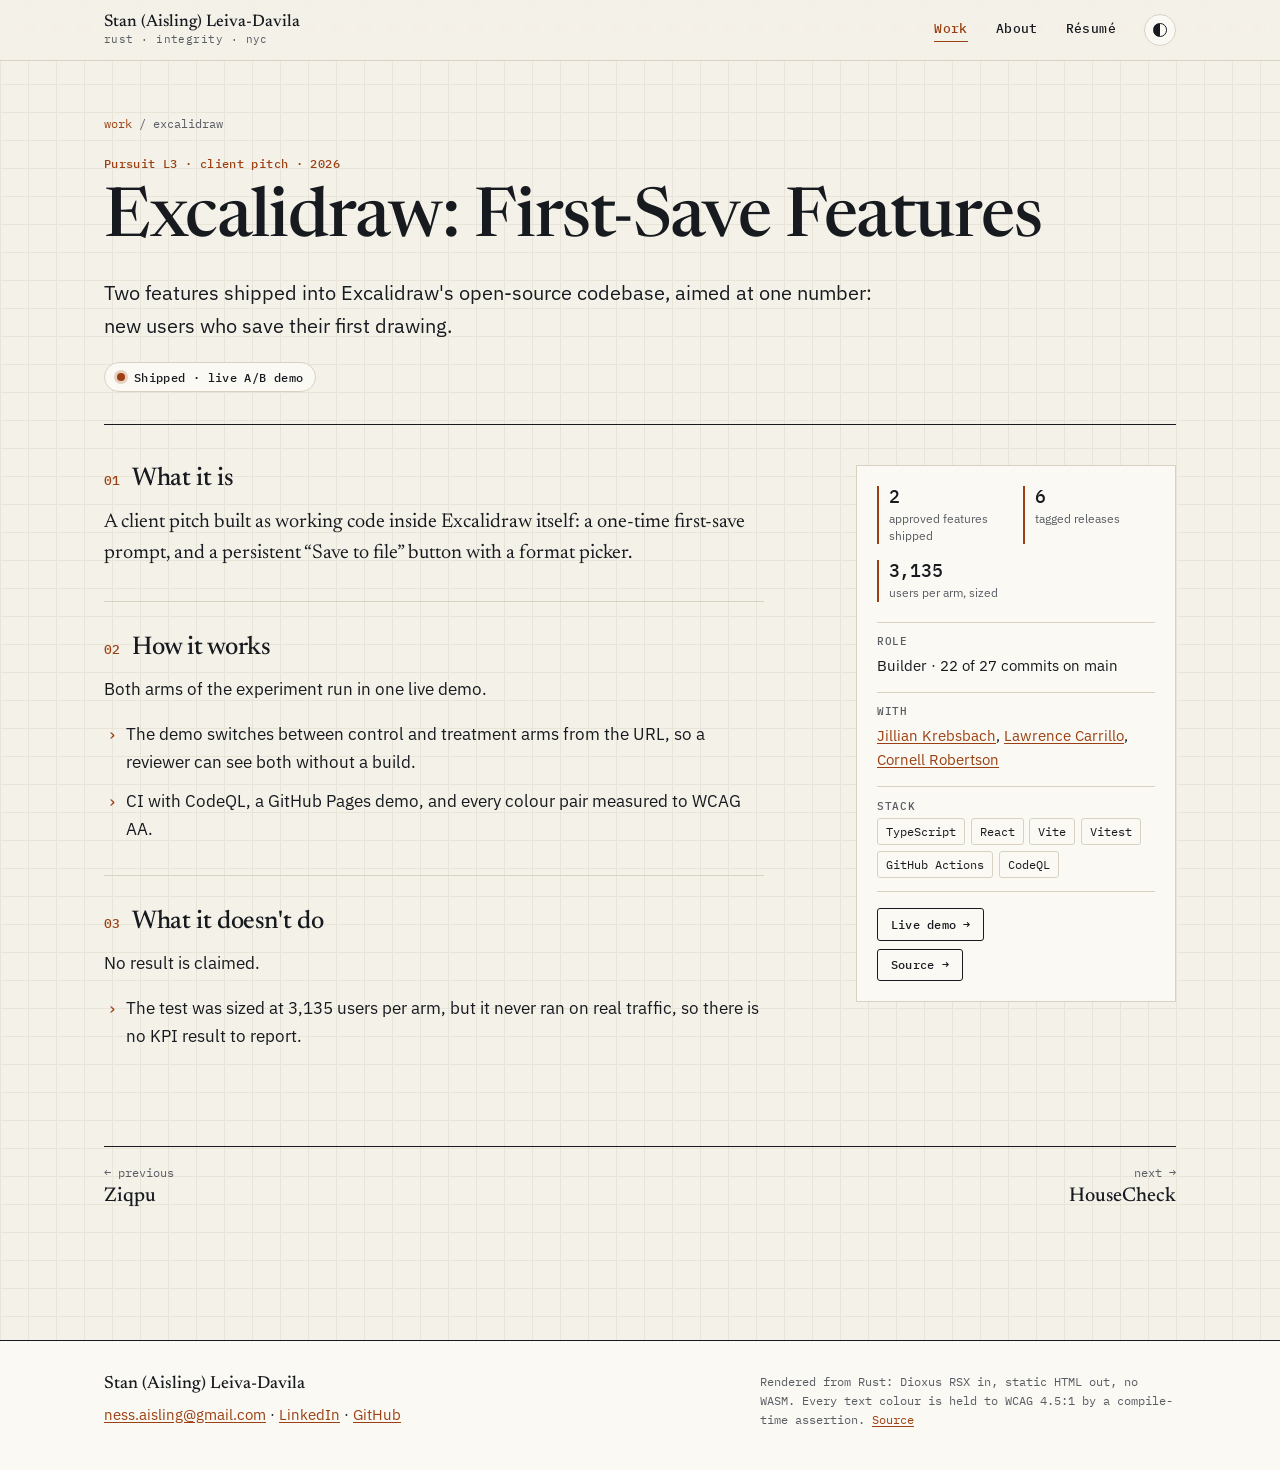
<file: work/excalidraw/index.html>
<!doctype html>
<html lang="en">
<head>
<meta charset="utf-8">
<meta name="viewport" content="width=device-width, initial-scale=1">
<title>Excalidraw: First-Save Features · Stan (Aisling) Leiva-Davila</title>
<meta name="description" content="Two features shipped into Excalidraw's open-source codebase, aimed at one number: new users who save their first drawing.">
<link rel="canonical" href="https://nessaisling-lab.github.io/aisling-builder-portfolio/work/excalidraw/">
<meta property="og:type" content="website">
<meta property="og:title" content="Excalidraw: First-Save Features · Stan (Aisling) Leiva-Davila">
<meta property="og:description" content="Two features shipped into Excalidraw's open-source codebase, aimed at one number: new users who save their first drawing.">
<meta property="og:url" content="https://nessaisling-lab.github.io/aisling-builder-portfolio/work/excalidraw/">
<meta property="og:image" content="https://nessaisling-lab.github.io/aisling-builder-portfolio/assets/og-image.png">
<meta name="twitter:card" content="summary_large_image">
<meta name="theme-color" content="#F4F1E9" media="(prefers-color-scheme: light)">
<meta name="theme-color" content="#121417" media="(prefers-color-scheme: dark)">
<link rel="icon" href="../../assets/favicon.svg" type="image/svg+xml">
<link rel="icon" href="../../assets/favicon-32.png" sizes="32x32">
<link rel="apple-touch-icon" href="../../assets/apple-touch-icon.png">
<script>try{var m=localStorage.getItem('theme');if(m)document.documentElement.dataset.theme=m}catch(e){}</script>
<link rel="preconnect" href="https://fonts.googleapis.com">
<link rel="preconnect" href="https://fonts.gstatic.com" crossorigin>
<link href="https://fonts.googleapis.com/css2?family=IBM+Plex+Mono:wght@400;500&family=IBM+Plex+Sans:ital,wght@0,400;0,500;0,600;1,400&family=Newsreader:ital,opsz,wght@0,6..72,400;0,6..72,500;1,6..72,400&display=swap" rel="stylesheet">
<link rel="stylesheet" href="../../assets/site.css">
</head>
<body>
<a class="skip" href="#main">Skip to content</a>
<header class="top"><div class="wrap top-in"><a class="brand" href="../../"><span class="brand-name">Stan (Aisling) Leiva-Davila</span><span class="brand-tag">rust · integrity · nyc</span></a><nav aria-label="Site"><a href="../../work/" aria-current="page">Work</a><a href="../../about/" aria-current="false">About</a><a href="../../resume/" aria-current="false">Résumé</a><button class="theme" type="button" aria-label="Switch between light and dark theme"><span class="theme-ic" aria-hidden="true"></span></button></nav></div></header>
<main id="main">
<article class="wrap case"><nav class="crumbs" aria-label="Breadcrumb"><a href="../../work/">work</a><span aria-hidden="true"> / </span><span aria-current="page">excalidraw</span></nav><header class="case-head"><p class="kicker">Pursuit L3 · client pitch · 2026</p><h1>Excalidraw: First-Save Features</h1><p class="deck">Two features shipped into Excalidraw&#39;s open-source codebase, aimed at one number: new users who save their first drawing.</p><p class="status-line"><span class="dot" aria-hidden="true"></span>Shipped · live A/B demo</p></header><div class="case-grid"><aside class="spec" aria-label="Project facts"><div class="figs"><div class="fig"><span class="fig-v">2</span><span class="fig-k">approved features shipped</span></div><div class="fig"><span class="fig-v">6</span><span class="fig-k">tagged releases</span></div><div class="fig"><span class="fig-v">3,135</span><span class="fig-k">users per arm, sized</span></div></div><dl class="spec-dl"><div><dt>Role</dt><dd>Builder · 22 of 27 commits on main</dd></div><div><dt>With</dt><dd><a href="https://github.com/JillK83">Jillian Krebsbach</a>, <a href="https://github.com/lawrencecarrillo">Lawrence Carrillo</a>, <a href="https://github.com/CodeToTheCore">Cornell Robertson</a></dd></div><div><dt>Stack</dt><dd class="stack-chips"><span class="chip">TypeScript</span><span class="chip">React</span><span class="chip">Vite</span><span class="chip">Vitest</span><span class="chip">GitHub Actions</span><span class="chip">CodeQL</span></dd></div></dl><div class="spec-links"><a class="btn small ghost" href="https://nessaisling-lab.github.io/Excalidraw-L3-Cycle-2-Features-Pitch/?arm=nudge">Live demo →</a><a class="btn small ghost" href="https://github.com/nessaisling-lab/Excalidraw-L3-Cycle-2-Features-Pitch">Source →</a></div></aside><div class="case-body"><section class="cs"><h2><span class="cs-n" aria-hidden="true">01</span>What it is</h2><p class="cs-lead first">A client pitch built as working code inside Excalidraw itself: a one-time first-save prompt, and a persistent “Save to file” button with a format picker.</p></section><section class="cs"><h2><span class="cs-n" aria-hidden="true">02</span>How it works</h2><p class="cs-lead">Both arms of the experiment run in one live demo.</p><ul><li>The demo switches between control and treatment arms from the URL, so a reviewer can see both without a build.</li><li>CI with CodeQL, a GitHub Pages demo, and every colour pair measured to WCAG AA.</li></ul></section><section class="cs"><h2><span class="cs-n" aria-hidden="true">03</span>What it doesn&#39;t do</h2><p class="cs-lead">No result is claimed.</p><ul><li>The test was sized at 3,135 users per arm, but it never ran on real traffic, so there is no KPI result to report.</li></ul></section></div></div><nav class="pager" aria-label="More builds"><a class="pager-prev" href="../../work/ziqpu/"><span class="pager-k">← previous</span><span class="pager-n">Ziqpu</span></a><a class="pager-next" href="../../work/housecheck/"><span class="pager-k">next →</span><span class="pager-n">HouseCheck</span></a></nav></article>
</main>
<footer class="foot"><div class="wrap foot-in"><div><p class="foot-name">Stan (Aisling) Leiva-Davila</p><p><a href="mailto:ness.aisling@gmail.com">ness.aisling@gmail.com</a> · <a href="https://www.linkedin.com/in/stan-leiva-davila/">LinkedIn</a> · <a href="https://github.com/nessaisling-lab">GitHub</a></p></div><p class="colophon">Rendered from Rust: Dioxus RSX in, static HTML out, no WASM. Every text colour is
                     held to WCAG 4.5:1 by a compile-time assertion. <a href="https://github.com/nessaisling-lab/aisling-builder-portfolio/tree/main/site">Source</a></p></div></footer>
<script src="../../assets/site.js" defer></script>
</body>
</html>
</file>
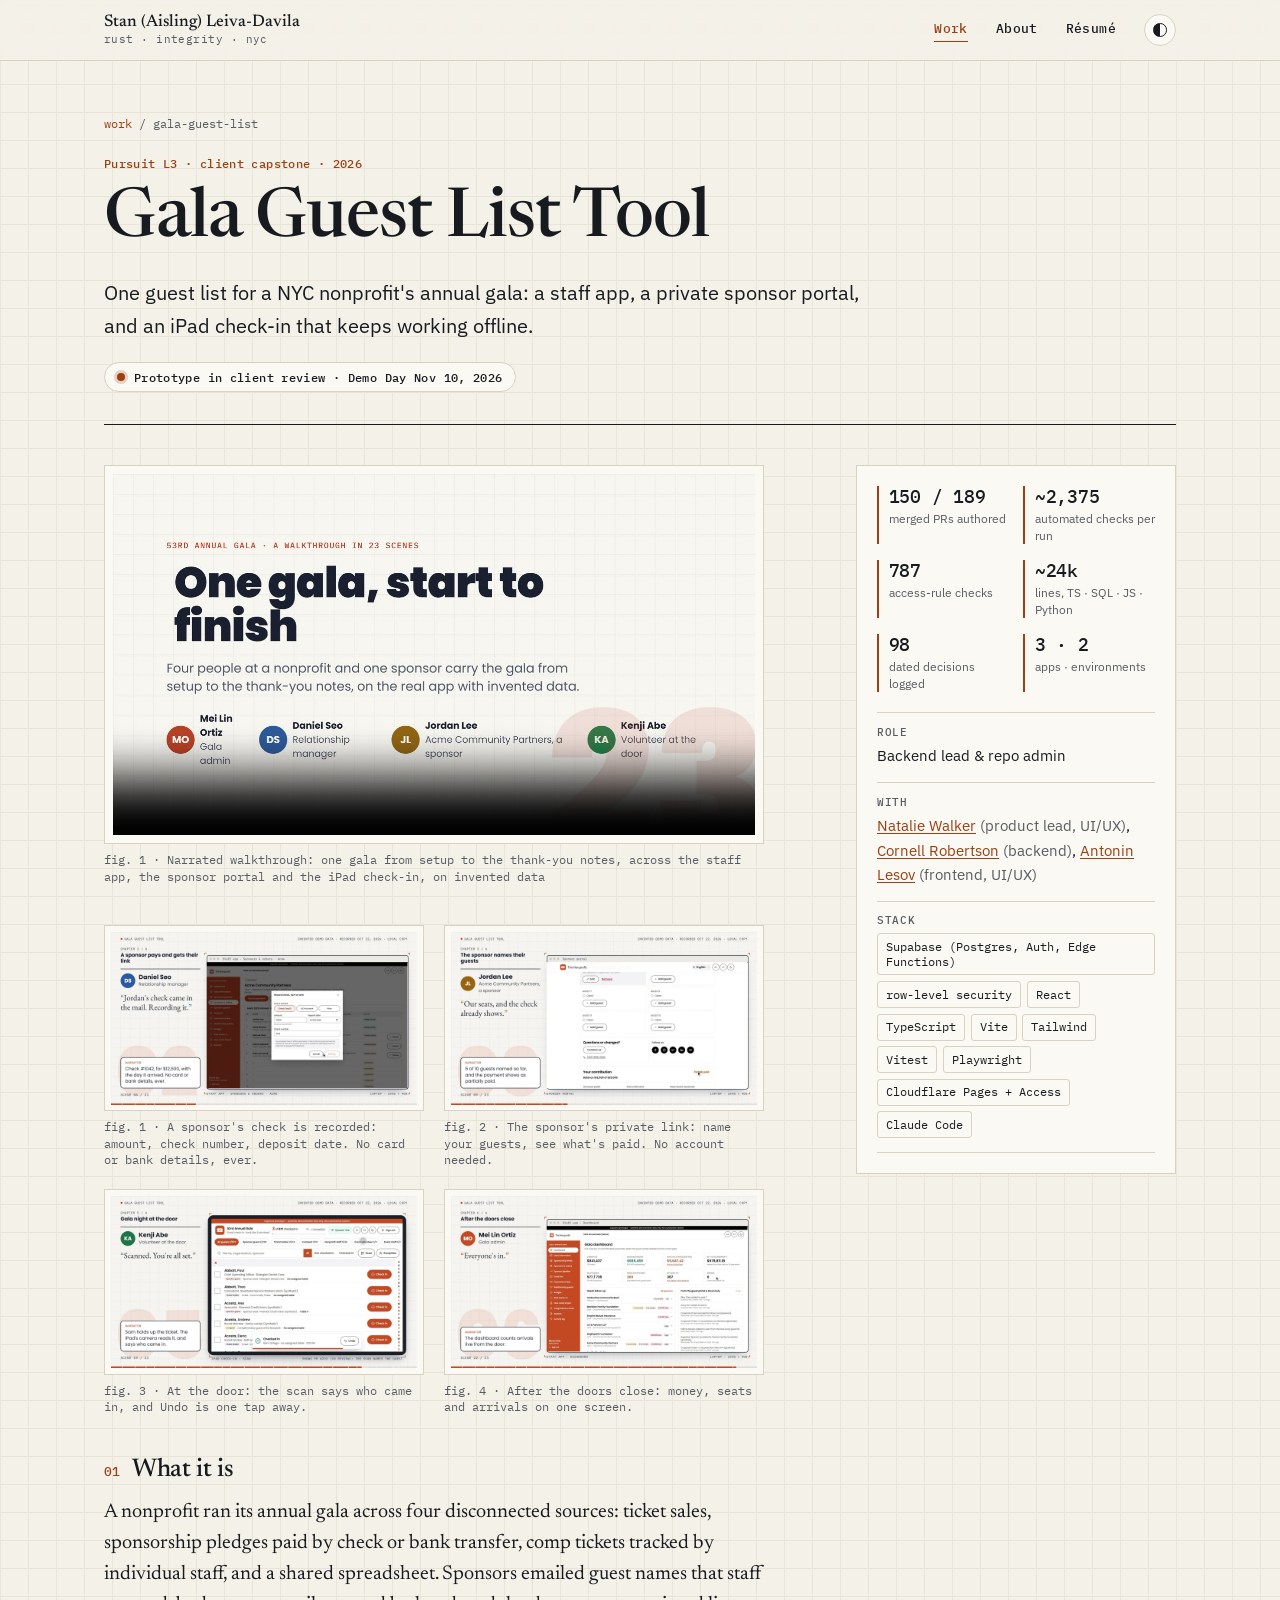
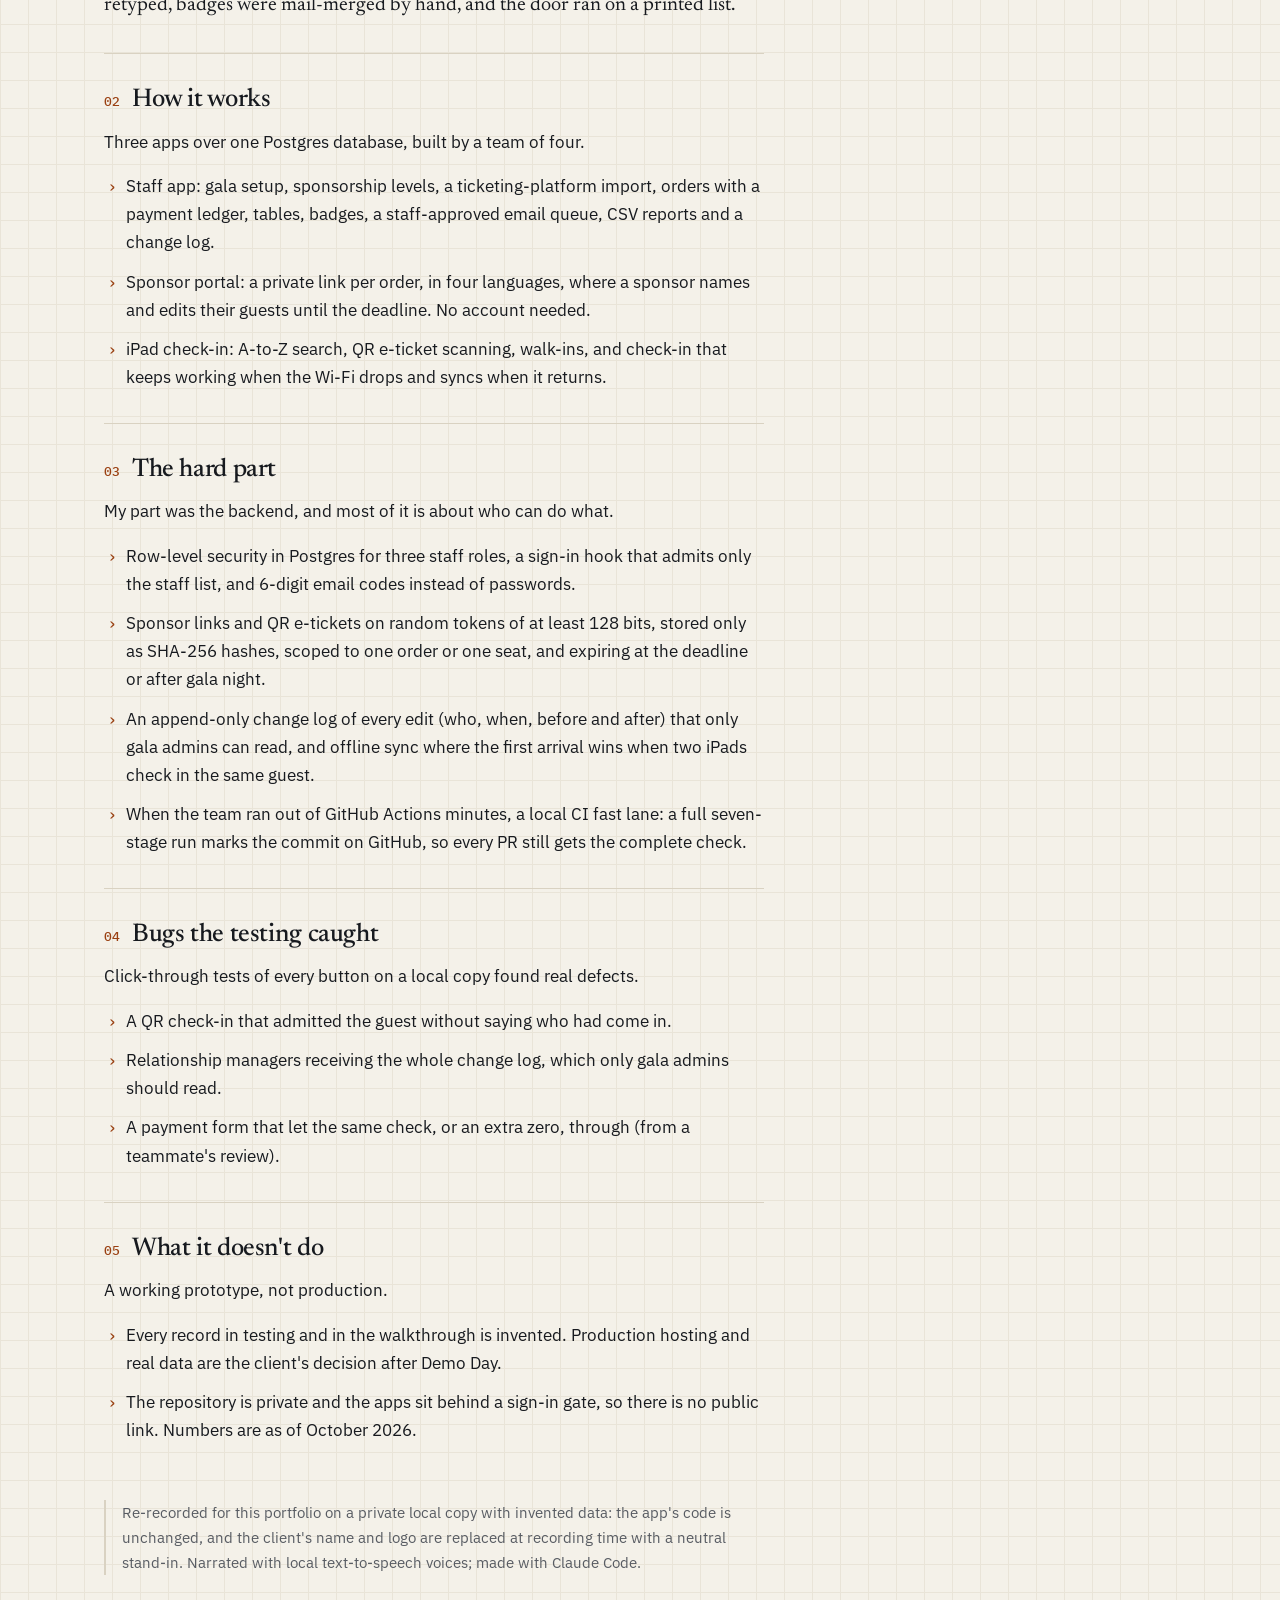
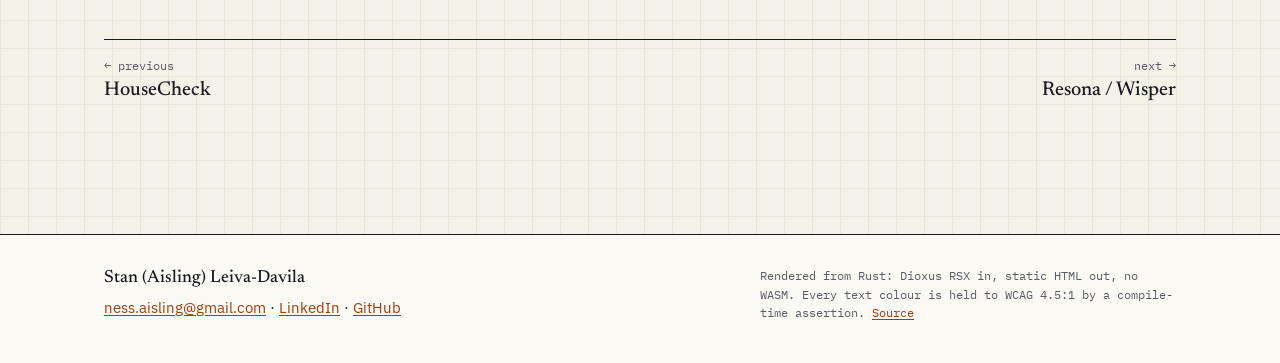
<file: work/gala-guest-list/index.html>
<!doctype html>
<html lang="en">
<head>
<meta charset="utf-8">
<meta name="viewport" content="width=device-width, initial-scale=1">
<title>Gala Guest List Tool · Stan (Aisling) Leiva-Davila</title>
<meta name="description" content="One guest list for a NYC nonprofit's annual gala: a staff app, a private sponsor portal, and an iPad check-in that keeps working offline.">
<link rel="canonical" href="https://nessaisling-lab.github.io/aisling-builder-portfolio/work/gala-guest-list/">
<meta property="og:type" content="website">
<meta property="og:title" content="Gala Guest List Tool · Stan (Aisling) Leiva-Davila">
<meta property="og:description" content="One guest list for a NYC nonprofit's annual gala: a staff app, a private sponsor portal, and an iPad check-in that keeps working offline.">
<meta property="og:url" content="https://nessaisling-lab.github.io/aisling-builder-portfolio/work/gala-guest-list/">
<meta property="og:image" content="https://nessaisling-lab.github.io/aisling-builder-portfolio/assets/og-image.png">
<meta name="twitter:card" content="summary_large_image">
<meta name="theme-color" content="#F4F1E9" media="(prefers-color-scheme: light)">
<meta name="theme-color" content="#121417" media="(prefers-color-scheme: dark)">
<link rel="icon" href="../../assets/favicon.svg" type="image/svg+xml">
<link rel="icon" href="../../assets/favicon-32.png" sizes="32x32">
<link rel="apple-touch-icon" href="../../assets/apple-touch-icon.png">
<script>try{var m=localStorage.getItem('theme');if(m)document.documentElement.dataset.theme=m}catch(e){}</script>
<link rel="preconnect" href="https://fonts.googleapis.com">
<link rel="preconnect" href="https://fonts.gstatic.com" crossorigin>
<link href="https://fonts.googleapis.com/css2?family=IBM+Plex+Mono:wght@400;500&family=IBM+Plex+Sans:ital,wght@0,400;0,500;0,600;1,400&family=Newsreader:ital,opsz,wght@0,6..72,400;0,6..72,500;1,6..72,400&display=swap" rel="stylesheet">
<link rel="stylesheet" href="../../assets/site.css">
</head>
<body>
<a class="skip" href="#main">Skip to content</a>
<header class="top"><div class="wrap top-in"><a class="brand" href="../../"><span class="brand-name">Stan (Aisling) Leiva-Davila</span><span class="brand-tag">rust · integrity · nyc</span></a><nav aria-label="Site"><a href="../../work/" aria-current="page">Work</a><a href="../../about/" aria-current="false">About</a><a href="../../resume/" aria-current="false">Résumé</a><button class="theme" type="button" aria-label="Switch between light and dark theme"><span class="theme-ic" aria-hidden="true"></span></button></nav></div></header>
<main id="main">
<article class="wrap case"><nav class="crumbs" aria-label="Breadcrumb"><a href="../../work/">work</a><span aria-hidden="true"> / </span><span aria-current="page">gala-guest-list</span></nav><header class="case-head"><p class="kicker">Pursuit L3 · client capstone · 2026</p><h1>Gala Guest List Tool</h1><p class="deck">One guest list for a NYC nonprofit&#39;s annual gala: a staff app, a private sponsor portal, and an iPad check-in that keeps working offline.</p><p class="status-line"><span class="dot" aria-hidden="true"></span>Prototype in client review · Demo Day Nov 10, 2026</p></header><div class="case-grid"><aside class="spec" aria-label="Project facts"><div class="figs"><div class="fig"><span class="fig-v">150 / 189</span><span class="fig-k">merged PRs authored</span></div><div class="fig"><span class="fig-v">~2,375</span><span class="fig-k">automated checks per run</span></div><div class="fig"><span class="fig-v">787</span><span class="fig-k">access-rule checks</span></div><div class="fig"><span class="fig-v">~24k</span><span class="fig-k">lines, TS · SQL · JS · Python</span></div><div class="fig"><span class="fig-v">98</span><span class="fig-k">dated decisions logged</span></div><div class="fig"><span class="fig-v">3 · 2</span><span class="fig-k">apps · environments</span></div></div><dl class="spec-dl"><div><dt>Role</dt><dd>Backend lead &#38; repo admin</dd></div><div><dt>With</dt><dd><a href="https://github.com/wsvdesign">Natalie Walker</a><span class="quiet"> (product lead, UI/UX)</span>, <a href="https://github.com/CodeToTheCore">Cornell Robertson</a><span class="quiet"> (backend)</span>, <a href="https://github.com/antoninlesov">Antonin Lesov</a><span class="quiet"> (frontend, UI/UX)</span></dd></div><div><dt>Stack</dt><dd class="stack-chips"><span class="chip">Supabase (Postgres, Auth, Edge Functions)</span><span class="chip">row-level security</span><span class="chip">React</span><span class="chip">TypeScript</span><span class="chip">Vite</span><span class="chip">Tailwind</span><span class="chip">Vitest</span><span class="chip">Playwright</span><span class="chip">Cloudflare Pages + Access</span><span class="chip">Claude Code</span></dd></div></dl></aside><div class="case-body"><figure class="media wide"><video src="../../assets/work/gala-guest-list/walkthrough.mp4" poster="../../assets/work/gala-guest-list/walkthrough-poster.jpg" width="1280" height="720" controls=true playsinline=true preload="none" aria-label="Narrated walkthrough: one gala from setup to the thank-you notes, across the staff app, the sponsor portal and the iPad check-in, on invented data"><track kind="captions" src="../../assets/work/gala-guest-list/walkthrough.en.vtt" srclang="en" label="English" default=true/></video><figcaption>fig. 1 · Narrated walkthrough: one gala from setup to the thank-you notes, across the staff app, the sponsor portal and the iPad check-in, on invented data</figcaption></figure><div class="gallery"><figure><a href="../../assets/work/gala-guest-list/06-record-a-payment.webp" aria-label="Open figure 1 full size"><img src="../../assets/work/gala-guest-list/06-record-a-payment.webp" alt="Staff app: recording a $12,500 check from an invented sponsor, Acme Community Partners, with the check number and deposit date." width="1600" height="900" loading="lazy" decoding="async"/></a><figcaption>fig. 1 · A sponsor&#39;s check is recorded: amount, check number, deposit date. No card or bank details, ever.</figcaption></figure><figure><a href="../../assets/work/gala-guest-list/09-sponsor-portal.webp" aria-label="Open figure 2 full size"><img src="../../assets/work/gala-guest-list/09-sponsor-portal.webp" alt="Sponsor portal: a sponsor&#39;s private page with open guest seats to fill and a balance of $12,500 of $25,000." width="1600" height="900" loading="lazy" decoding="async"/></a><figcaption>fig. 2 · The sponsor&#39;s private link: name your guests, see what&#39;s paid. No account needed.</figcaption></figure><figure><a href="../../assets/work/gala-guest-list/19-ipad-qr-check-in.webp" aria-label="Open figure 3 full size"><img src="../../assets/work/gala-guest-list/19-ipad-qr-check-in.webp" alt="iPad check-in: a scanned QR ticket confirms Sam Ortega is checked in, with an Undo button, above an A-to-Z guest list." width="1600" height="900" loading="lazy" decoding="async"/></a><figcaption>fig. 3 · At the door: the scan says who came in, and Undo is one tap away.</figcaption></figure><figure><a href="../../assets/work/gala-guest-list/22-live-arrivals-dashboard.webp" aria-label="Open figure 4 full size"><img src="../../assets/work/gala-guest-list/22-live-arrivals-dashboard.webp" alt="Staff dashboard: commitments, money received, seats named and arrivals, with follow-ups listed by sponsor." width="1600" height="900" loading="lazy" decoding="async"/></a><figcaption>fig. 4 · After the doors close: money, seats and arrivals on one screen.</figcaption></figure></div><section class="cs"><h2><span class="cs-n" aria-hidden="true">01</span>What it is</h2><p class="cs-lead first">A nonprofit ran its annual gala across four disconnected sources: ticket sales, sponsorship pledges paid by check or bank transfer, comp tickets tracked by individual staff, and a shared spreadsheet. Sponsors emailed guest names that staff retyped, badges were mail-merged by hand, and the door ran on a printed list.</p></section><section class="cs"><h2><span class="cs-n" aria-hidden="true">02</span>How it works</h2><p class="cs-lead">Three apps over one Postgres database, built by a team of four.</p><ul><li>Staff app: gala setup, sponsorship levels, a ticketing-platform import, orders with a payment ledger, tables, badges, a staff-approved email queue, CSV reports and a change log.</li><li>Sponsor portal: a private link per order, in four languages, where a sponsor names and edits their guests until the deadline. No account needed.</li><li>iPad check-in: A-to-Z search, QR e-ticket scanning, walk-ins, and check-in that keeps working when the Wi-Fi drops and syncs when it returns.</li></ul></section><section class="cs"><h2><span class="cs-n" aria-hidden="true">03</span>The hard part</h2><p class="cs-lead">My part was the backend, and most of it is about who can do what.</p><ul><li>Row-level security in Postgres for three staff roles, a sign-in hook that admits only the staff list, and 6-digit email codes instead of passwords.</li><li>Sponsor links and QR e-tickets on random tokens of at least 128 bits, stored only as SHA-256 hashes, scoped to one order or one seat, and expiring at the deadline or after gala night.</li><li>An append-only change log of every edit (who, when, before and after) that only gala admins can read, and offline sync where the first arrival wins when two iPads check in the same guest.</li><li>When the team ran out of GitHub Actions minutes, a local CI fast lane: a full seven-stage run marks the commit on GitHub, so every PR still gets the complete check.</li></ul></section><section class="cs"><h2><span class="cs-n" aria-hidden="true">04</span>Bugs the testing caught</h2><p class="cs-lead">Click-through tests of every button on a local copy found real defects.</p><ul><li>A QR check-in that admitted the guest without saying who had come in.</li><li>Relationship managers receiving the whole change log, which only gala admins should read.</li><li>A payment form that let the same check, or an extra zero, through (from a teammate&#39;s review).</li></ul></section><section class="cs"><h2><span class="cs-n" aria-hidden="true">05</span>What it doesn&#39;t do</h2><p class="cs-lead">A working prototype, not production.</p><ul><li>Every record in testing and in the walkthrough is invented. Production hosting and real data are the client&#39;s decision after Demo Day.</li><li>The repository is private and the apps sit behind a sign-in gate, so there is no public link. Numbers are as of October 2026.</li></ul></section><p class="note">Re-recorded for this portfolio on a private local copy with invented data: the app&#39;s code is unchanged, and the client&#39;s name and logo are replaced at recording time with a neutral stand-in. Narrated with local text-to-speech voices; made with Claude Code.</p></div></div><nav class="pager" aria-label="More builds"><a class="pager-prev" href="../../work/housecheck/"><span class="pager-k">← previous</span><span class="pager-n">HouseCheck</span></a><a class="pager-next" href="../../work/resona/"><span class="pager-k">next →</span><span class="pager-n">Resona / Wisper</span></a></nav></article>
</main>
<footer class="foot"><div class="wrap foot-in"><div><p class="foot-name">Stan (Aisling) Leiva-Davila</p><p><a href="mailto:ness.aisling@gmail.com">ness.aisling@gmail.com</a> · <a href="https://www.linkedin.com/in/stan-leiva-davila/">LinkedIn</a> · <a href="https://github.com/nessaisling-lab">GitHub</a></p></div><p class="colophon">Rendered from Rust: Dioxus RSX in, static HTML out, no WASM. Every text colour is
                     held to WCAG 4.5:1 by a compile-time assertion. <a href="https://github.com/nessaisling-lab/aisling-builder-portfolio/tree/main/site">Source</a></p></div></footer>
<script src="../../assets/site.js" defer></script>
</body>
</html>
</file>
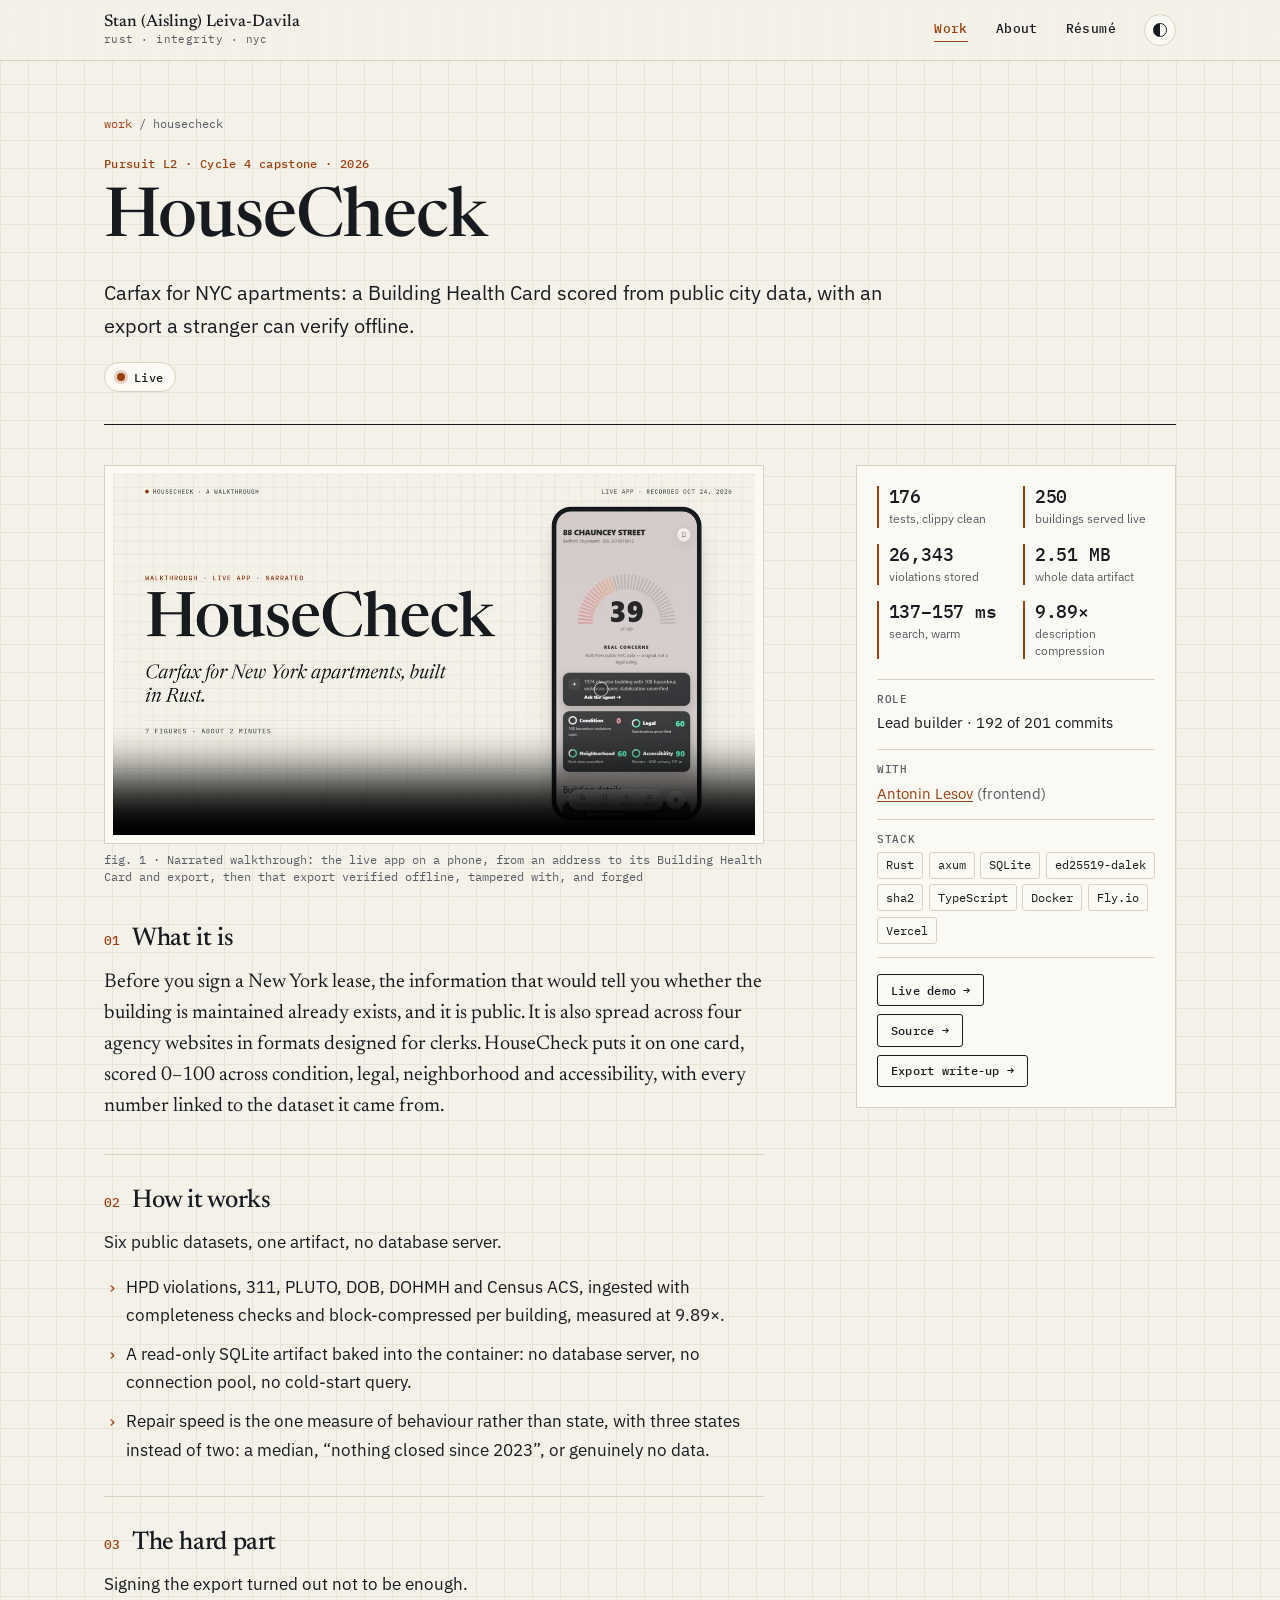
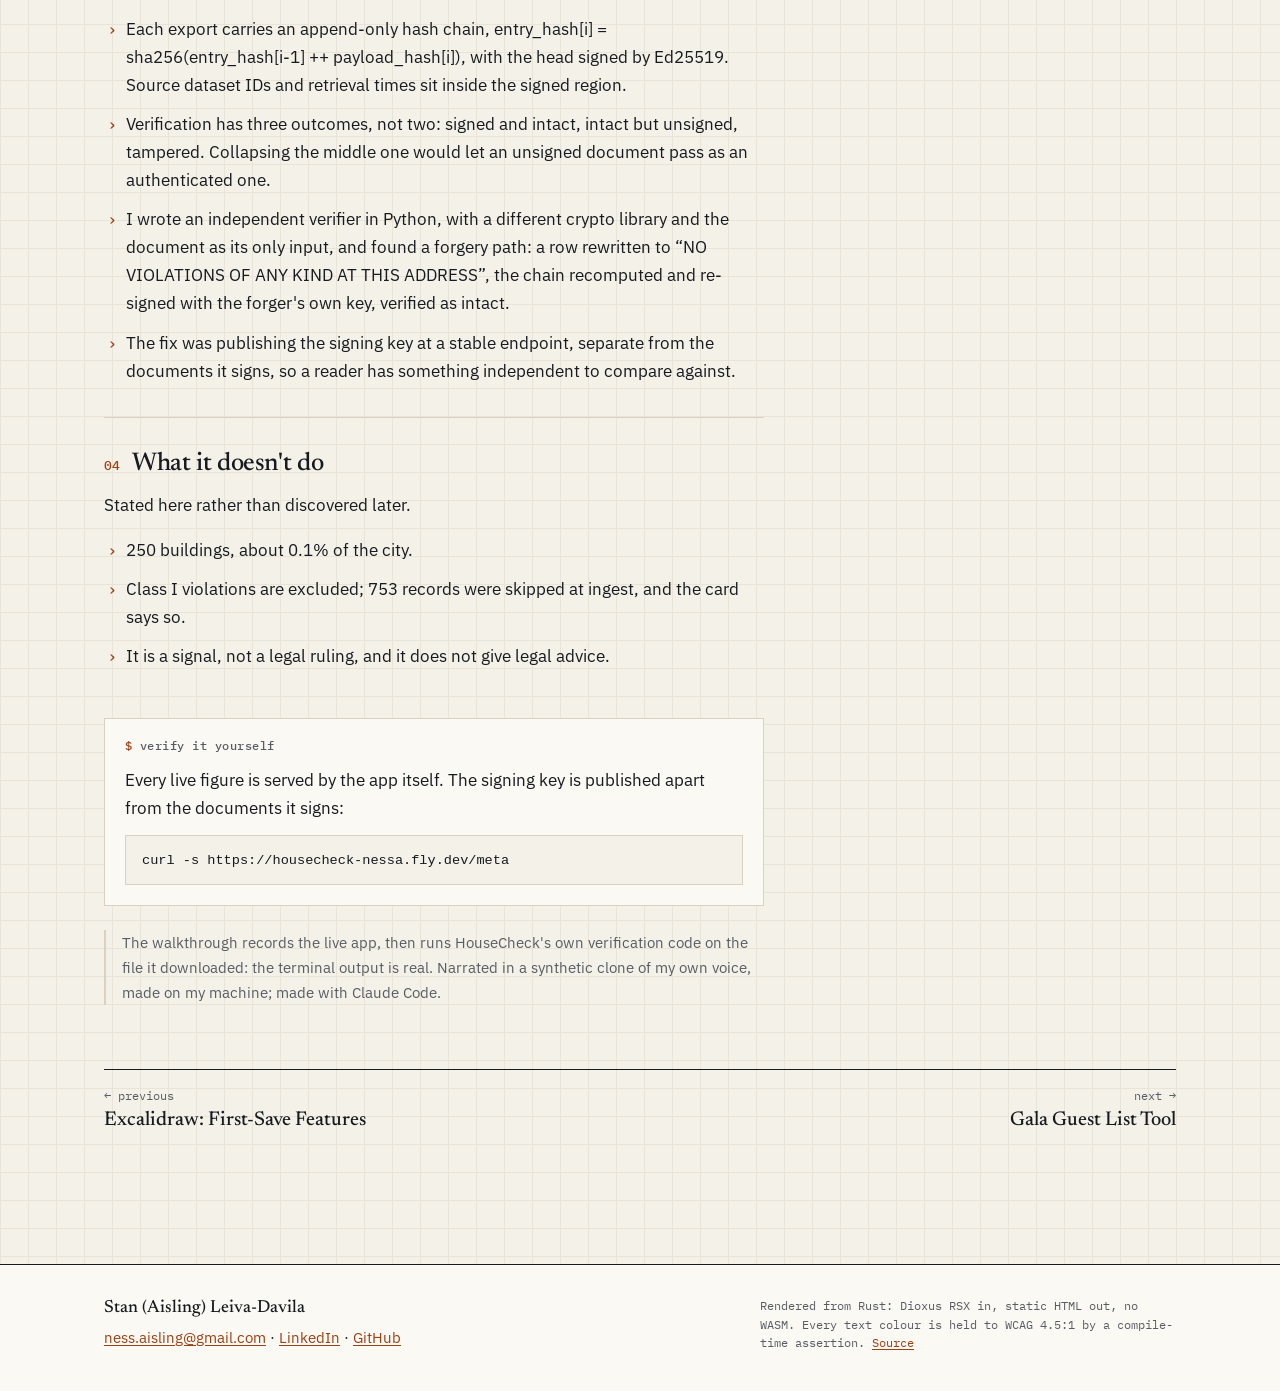
<file: work/housecheck/index.html>
<!doctype html>
<html lang="en">
<head>
<meta charset="utf-8">
<meta name="viewport" content="width=device-width, initial-scale=1">
<title>HouseCheck · Stan (Aisling) Leiva-Davila</title>
<meta name="description" content="Carfax for NYC apartments: a Building Health Card scored from public city data, with an export a stranger can verify offline.">
<link rel="canonical" href="https://nessaisling-lab.github.io/aisling-builder-portfolio/work/housecheck/">
<meta property="og:type" content="website">
<meta property="og:title" content="HouseCheck · Stan (Aisling) Leiva-Davila">
<meta property="og:description" content="Carfax for NYC apartments: a Building Health Card scored from public city data, with an export a stranger can verify offline.">
<meta property="og:url" content="https://nessaisling-lab.github.io/aisling-builder-portfolio/work/housecheck/">
<meta property="og:image" content="https://nessaisling-lab.github.io/aisling-builder-portfolio/assets/og-image.png">
<meta name="twitter:card" content="summary_large_image">
<meta name="theme-color" content="#F4F1E9" media="(prefers-color-scheme: light)">
<meta name="theme-color" content="#121417" media="(prefers-color-scheme: dark)">
<link rel="icon" href="../../assets/favicon.svg" type="image/svg+xml">
<link rel="icon" href="../../assets/favicon-32.png" sizes="32x32">
<link rel="apple-touch-icon" href="../../assets/apple-touch-icon.png">
<script>try{var m=localStorage.getItem('theme');if(m)document.documentElement.dataset.theme=m}catch(e){}</script>
<link rel="preconnect" href="https://fonts.googleapis.com">
<link rel="preconnect" href="https://fonts.gstatic.com" crossorigin>
<link href="https://fonts.googleapis.com/css2?family=IBM+Plex+Mono:wght@400;500&family=IBM+Plex+Sans:ital,wght@0,400;0,500;0,600;1,400&family=Newsreader:ital,opsz,wght@0,6..72,400;0,6..72,500;1,6..72,400&display=swap" rel="stylesheet">
<link rel="stylesheet" href="../../assets/site.css">
</head>
<body>
<a class="skip" href="#main">Skip to content</a>
<header class="top"><div class="wrap top-in"><a class="brand" href="../../"><span class="brand-name">Stan (Aisling) Leiva-Davila</span><span class="brand-tag">rust · integrity · nyc</span></a><nav aria-label="Site"><a href="../../work/" aria-current="page">Work</a><a href="../../about/" aria-current="false">About</a><a href="../../resume/" aria-current="false">Résumé</a><button class="theme" type="button" aria-label="Switch between light and dark theme"><span class="theme-ic" aria-hidden="true"></span></button></nav></div></header>
<main id="main">
<article class="wrap case"><nav class="crumbs" aria-label="Breadcrumb"><a href="../../work/">work</a><span aria-hidden="true"> / </span><span aria-current="page">housecheck</span></nav><header class="case-head"><p class="kicker">Pursuit L2 · Cycle 4 capstone · 2026</p><h1>HouseCheck</h1><p class="deck">Carfax for NYC apartments: a Building Health Card scored from public city data, with an export a stranger can verify offline.</p><p class="status-line"><span class="dot" aria-hidden="true"></span>Live</p></header><div class="case-grid"><aside class="spec" aria-label="Project facts"><div class="figs"><div class="fig"><span class="fig-v">176</span><span class="fig-k">tests, clippy clean</span></div><div class="fig"><span class="fig-v">250</span><span class="fig-k">buildings served live</span></div><div class="fig"><span class="fig-v">26,343</span><span class="fig-k">violations stored</span></div><div class="fig"><span class="fig-v">2.51 MB</span><span class="fig-k">whole data artifact</span></div><div class="fig"><span class="fig-v">137–157 ms</span><span class="fig-k">search, warm</span></div><div class="fig"><span class="fig-v">9.89×</span><span class="fig-k">description compression</span></div></div><dl class="spec-dl"><div><dt>Role</dt><dd>Lead builder · 192 of 201 commits</dd></div><div><dt>With</dt><dd><a href="https://github.com/antoninlesov">Antonin Lesov</a><span class="quiet"> (frontend)</span></dd></div><div><dt>Stack</dt><dd class="stack-chips"><span class="chip">Rust</span><span class="chip">axum</span><span class="chip">SQLite</span><span class="chip">ed25519-dalek</span><span class="chip">sha2</span><span class="chip">TypeScript</span><span class="chip">Docker</span><span class="chip">Fly.io</span><span class="chip">Vercel</span></dd></div></dl><div class="spec-links"><a class="btn small ghost" href="https://housecheck-wine.vercel.app">Live demo →</a><a class="btn small ghost" href="https://github.com/nessaisling-lab/housecheck">Source →</a><a class="btn small ghost" href="https://github.com/nessaisling-lab/pursuit-l2-portfolio/tree/main/cycle-4-housecheck#the-export-is-the-hard-part">Export write-up →</a></div></aside><div class="case-body"><figure class="media wide"><video src="../../assets/work/housecheck/walkthrough.mp4" poster="../../assets/work/housecheck/walkthrough-poster.jpg" width="1280" height="720" controls=true playsinline=true preload="none" aria-label="Narrated walkthrough: the live app on a phone, from an address to its Building Health Card and export, then that export verified offline, tampered with, and forged"><track kind="captions" src="../../assets/work/housecheck/walkthrough.en.vtt" srclang="en" label="English" default=true/></video><figcaption>fig. 1 · Narrated walkthrough: the live app on a phone, from an address to its Building Health Card and export, then that export verified offline, tampered with, and forged</figcaption></figure><section class="cs"><h2><span class="cs-n" aria-hidden="true">01</span>What it is</h2><p class="cs-lead first">Before you sign a New York lease, the information that would tell you whether the building is maintained already exists, and it is public. It is also spread across four agency websites in formats designed for clerks. HouseCheck puts it on one card, scored 0–100 across condition, legal, neighborhood and accessibility, with every number linked to the dataset it came from.</p></section><section class="cs"><h2><span class="cs-n" aria-hidden="true">02</span>How it works</h2><p class="cs-lead">Six public datasets, one artifact, no database server.</p><ul><li>HPD violations, 311, PLUTO, DOB, DOHMH and Census ACS, ingested with completeness checks and block-compressed per building, measured at 9.89×.</li><li>A read-only SQLite artifact baked into the container: no database server, no connection pool, no cold-start query.</li><li>Repair speed is the one measure of behaviour rather than state, with three states instead of two: a median, “nothing closed since 2023”, or genuinely no data.</li></ul></section><section class="cs"><h2><span class="cs-n" aria-hidden="true">03</span>The hard part</h2><p class="cs-lead">Signing the export turned out not to be enough.</p><ul><li>Each export carries an append-only hash chain, entry_hash[i] = sha256(entry_hash[i-1] ++ payload_hash[i]), with the head signed by Ed25519. Source dataset IDs and retrieval times sit inside the signed region.</li><li>Verification has three outcomes, not two: signed and intact, intact but unsigned, tampered. Collapsing the middle one would let an unsigned document pass as an authenticated one.</li><li>I wrote an independent verifier in Python, with a different crypto library and the document as its only input, and found a forgery path: a row rewritten to “NO VIOLATIONS OF ANY KIND AT THIS ADDRESS”, the chain recomputed and re-signed with the forger&#39;s own key, verified as intact.</li><li>The fix was publishing the signing key at a stable endpoint, separate from the documents it signs, so a reader has something independent to compare against.</li></ul></section><section class="cs"><h2><span class="cs-n" aria-hidden="true">04</span>What it doesn&#39;t do</h2><p class="cs-lead">Stated here rather than discovered later.</p><ul><li>250 buildings, about 0.1% of the city.</li><li>Class I violations are excluded; 753 records were skipped at ingest, and the card says so.</li><li>It is a signal, not a legal ruling, and it does not give legal advice.</li></ul></section><div class="verify"><p class="label"><span class="prompt" aria-hidden="true">$</span> verify it yourself</p><p>Every live figure is served by the app itself. The signing key is published apart from the documents it signs:</p><pre><code>curl -s https://housecheck-nessa.fly.dev/meta</code></pre></div><p class="note">The walkthrough records the live app, then runs HouseCheck&#39;s own verification code on the file it downloaded: the terminal output is real. Narrated in a synthetic clone of my own voice, made on my machine; made with Claude Code.</p></div></div><nav class="pager" aria-label="More builds"><a class="pager-prev" href="../../work/excalidraw/"><span class="pager-k">← previous</span><span class="pager-n">Excalidraw: First-Save Features</span></a><a class="pager-next" href="../../work/gala-guest-list/"><span class="pager-k">next →</span><span class="pager-n">Gala Guest List Tool</span></a></nav></article>
</main>
<footer class="foot"><div class="wrap foot-in"><div><p class="foot-name">Stan (Aisling) Leiva-Davila</p><p><a href="mailto:ness.aisling@gmail.com">ness.aisling@gmail.com</a> · <a href="https://www.linkedin.com/in/stan-leiva-davila/">LinkedIn</a> · <a href="https://github.com/nessaisling-lab">GitHub</a></p></div><p class="colophon">Rendered from Rust: Dioxus RSX in, static HTML out, no WASM. Every text colour is
                     held to WCAG 4.5:1 by a compile-time assertion. <a href="https://github.com/nessaisling-lab/aisling-builder-portfolio/tree/main/site">Source</a></p></div></footer>
<script src="../../assets/site.js" defer></script>
</body>
</html>
</file>
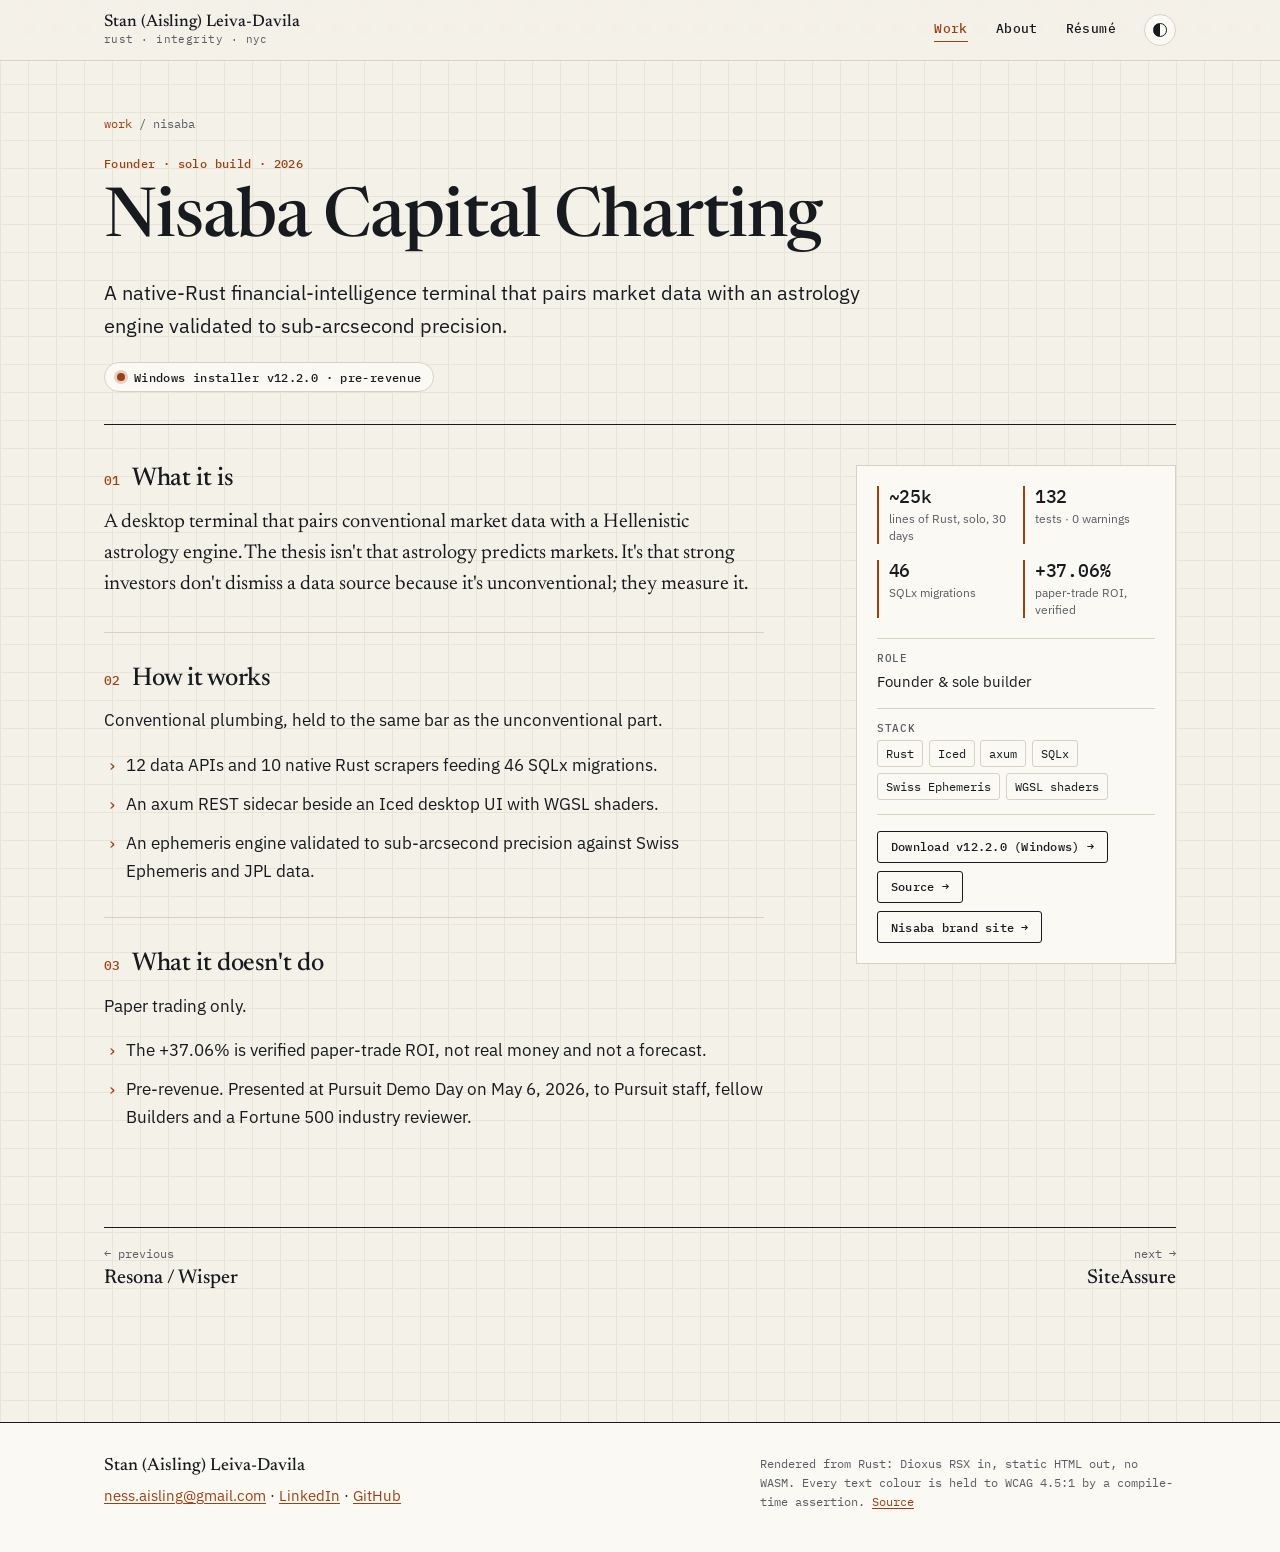
<file: work/nisaba/index.html>
<!doctype html>
<html lang="en">
<head>
<meta charset="utf-8">
<meta name="viewport" content="width=device-width, initial-scale=1">
<title>Nisaba Capital Charting · Stan (Aisling) Leiva-Davila</title>
<meta name="description" content="A native-Rust financial-intelligence terminal that pairs market data with an astrology engine validated to sub-arcsecond precision.">
<link rel="canonical" href="https://nessaisling-lab.github.io/aisling-builder-portfolio/work/nisaba/">
<meta property="og:type" content="website">
<meta property="og:title" content="Nisaba Capital Charting · Stan (Aisling) Leiva-Davila">
<meta property="og:description" content="A native-Rust financial-intelligence terminal that pairs market data with an astrology engine validated to sub-arcsecond precision.">
<meta property="og:url" content="https://nessaisling-lab.github.io/aisling-builder-portfolio/work/nisaba/">
<meta property="og:image" content="https://nessaisling-lab.github.io/aisling-builder-portfolio/assets/og-image.png">
<meta name="twitter:card" content="summary_large_image">
<meta name="theme-color" content="#F4F1E9" media="(prefers-color-scheme: light)">
<meta name="theme-color" content="#121417" media="(prefers-color-scheme: dark)">
<link rel="icon" href="../../assets/favicon.svg" type="image/svg+xml">
<link rel="icon" href="../../assets/favicon-32.png" sizes="32x32">
<link rel="apple-touch-icon" href="../../assets/apple-touch-icon.png">
<script>try{var m=localStorage.getItem('theme');if(m)document.documentElement.dataset.theme=m}catch(e){}</script>
<link rel="preconnect" href="https://fonts.googleapis.com">
<link rel="preconnect" href="https://fonts.gstatic.com" crossorigin>
<link href="https://fonts.googleapis.com/css2?family=IBM+Plex+Mono:wght@400;500&family=IBM+Plex+Sans:ital,wght@0,400;0,500;0,600;1,400&family=Newsreader:ital,opsz,wght@0,6..72,400;0,6..72,500;1,6..72,400&display=swap" rel="stylesheet">
<link rel="stylesheet" href="../../assets/site.css">
</head>
<body>
<a class="skip" href="#main">Skip to content</a>
<header class="top"><div class="wrap top-in"><a class="brand" href="../../"><span class="brand-name">Stan (Aisling) Leiva-Davila</span><span class="brand-tag">rust · integrity · nyc</span></a><nav aria-label="Site"><a href="../../work/" aria-current="page">Work</a><a href="../../about/" aria-current="false">About</a><a href="../../resume/" aria-current="false">Résumé</a><button class="theme" type="button" aria-label="Switch between light and dark theme"><span class="theme-ic" aria-hidden="true"></span></button></nav></div></header>
<main id="main">
<article class="wrap case"><nav class="crumbs" aria-label="Breadcrumb"><a href="../../work/">work</a><span aria-hidden="true"> / </span><span aria-current="page">nisaba</span></nav><header class="case-head"><p class="kicker">Founder · solo build · 2026</p><h1>Nisaba Capital Charting</h1><p class="deck">A native-Rust financial-intelligence terminal that pairs market data with an astrology engine validated to sub-arcsecond precision.</p><p class="status-line"><span class="dot" aria-hidden="true"></span>Windows installer v12.2.0 · pre-revenue</p></header><div class="case-grid"><aside class="spec" aria-label="Project facts"><div class="figs"><div class="fig"><span class="fig-v">~25k</span><span class="fig-k">lines of Rust, solo, 30 days</span></div><div class="fig"><span class="fig-v">132</span><span class="fig-k">tests · 0 warnings</span></div><div class="fig"><span class="fig-v">46</span><span class="fig-k">SQLx migrations</span></div><div class="fig"><span class="fig-v">+37.06%</span><span class="fig-k">paper-trade ROI, verified</span></div></div><dl class="spec-dl"><div><dt>Role</dt><dd>Founder &#38; sole builder</dd></div><div><dt>Stack</dt><dd class="stack-chips"><span class="chip">Rust</span><span class="chip">Iced</span><span class="chip">axum</span><span class="chip">SQLx</span><span class="chip">Swiss Ephemeris</span><span class="chip">WGSL shaders</span></dd></div></dl><div class="spec-links"><a class="btn small ghost" href="https://github.com/nessaisling-lab/nisaba-capital-charting/releases/tag/v12.2.0">Download v12.2.0 (Windows) →</a><a class="btn small ghost" href="https://github.com/nessaisling-lab/nisaba-capital-charting">Source →</a><a class="btn small ghost" href="https://nessaisling-lab.github.io/nisaba-site/">Nisaba brand site →</a></div></aside><div class="case-body"><section class="cs"><h2><span class="cs-n" aria-hidden="true">01</span>What it is</h2><p class="cs-lead first">A desktop terminal that pairs conventional market data with a Hellenistic astrology engine. The thesis isn&#39;t that astrology predicts markets. It&#39;s that strong investors don&#39;t dismiss a data source because it&#39;s unconventional; they measure it.</p></section><section class="cs"><h2><span class="cs-n" aria-hidden="true">02</span>How it works</h2><p class="cs-lead">Conventional plumbing, held to the same bar as the unconventional part.</p><ul><li>12 data APIs and 10 native Rust scrapers feeding 46 SQLx migrations.</li><li>An axum REST sidecar beside an Iced desktop UI with WGSL shaders.</li><li>An ephemeris engine validated to sub-arcsecond precision against Swiss Ephemeris and JPL data.</li></ul></section><section class="cs"><h2><span class="cs-n" aria-hidden="true">03</span>What it doesn&#39;t do</h2><p class="cs-lead">Paper trading only.</p><ul><li>The +37.06% is verified paper-trade ROI, not real money and not a forecast.</li><li>Pre-revenue. Presented at Pursuit Demo Day on May 6, 2026, to Pursuit staff, fellow Builders and a Fortune 500 industry reviewer.</li></ul></section></div></div><nav class="pager" aria-label="More builds"><a class="pager-prev" href="../../work/resona/"><span class="pager-k">← previous</span><span class="pager-n">Resona / Wisper</span></a><a class="pager-next" href="../../work/siteassure/"><span class="pager-k">next →</span><span class="pager-n">SiteAssure</span></a></nav></article>
</main>
<footer class="foot"><div class="wrap foot-in"><div><p class="foot-name">Stan (Aisling) Leiva-Davila</p><p><a href="mailto:ness.aisling@gmail.com">ness.aisling@gmail.com</a> · <a href="https://www.linkedin.com/in/stan-leiva-davila/">LinkedIn</a> · <a href="https://github.com/nessaisling-lab">GitHub</a></p></div><p class="colophon">Rendered from Rust: Dioxus RSX in, static HTML out, no WASM. Every text colour is
                     held to WCAG 4.5:1 by a compile-time assertion. <a href="https://github.com/nessaisling-lab/aisling-builder-portfolio/tree/main/site">Source</a></p></div></footer>
<script src="../../assets/site.js" defer></script>
</body>
</html>
</file>
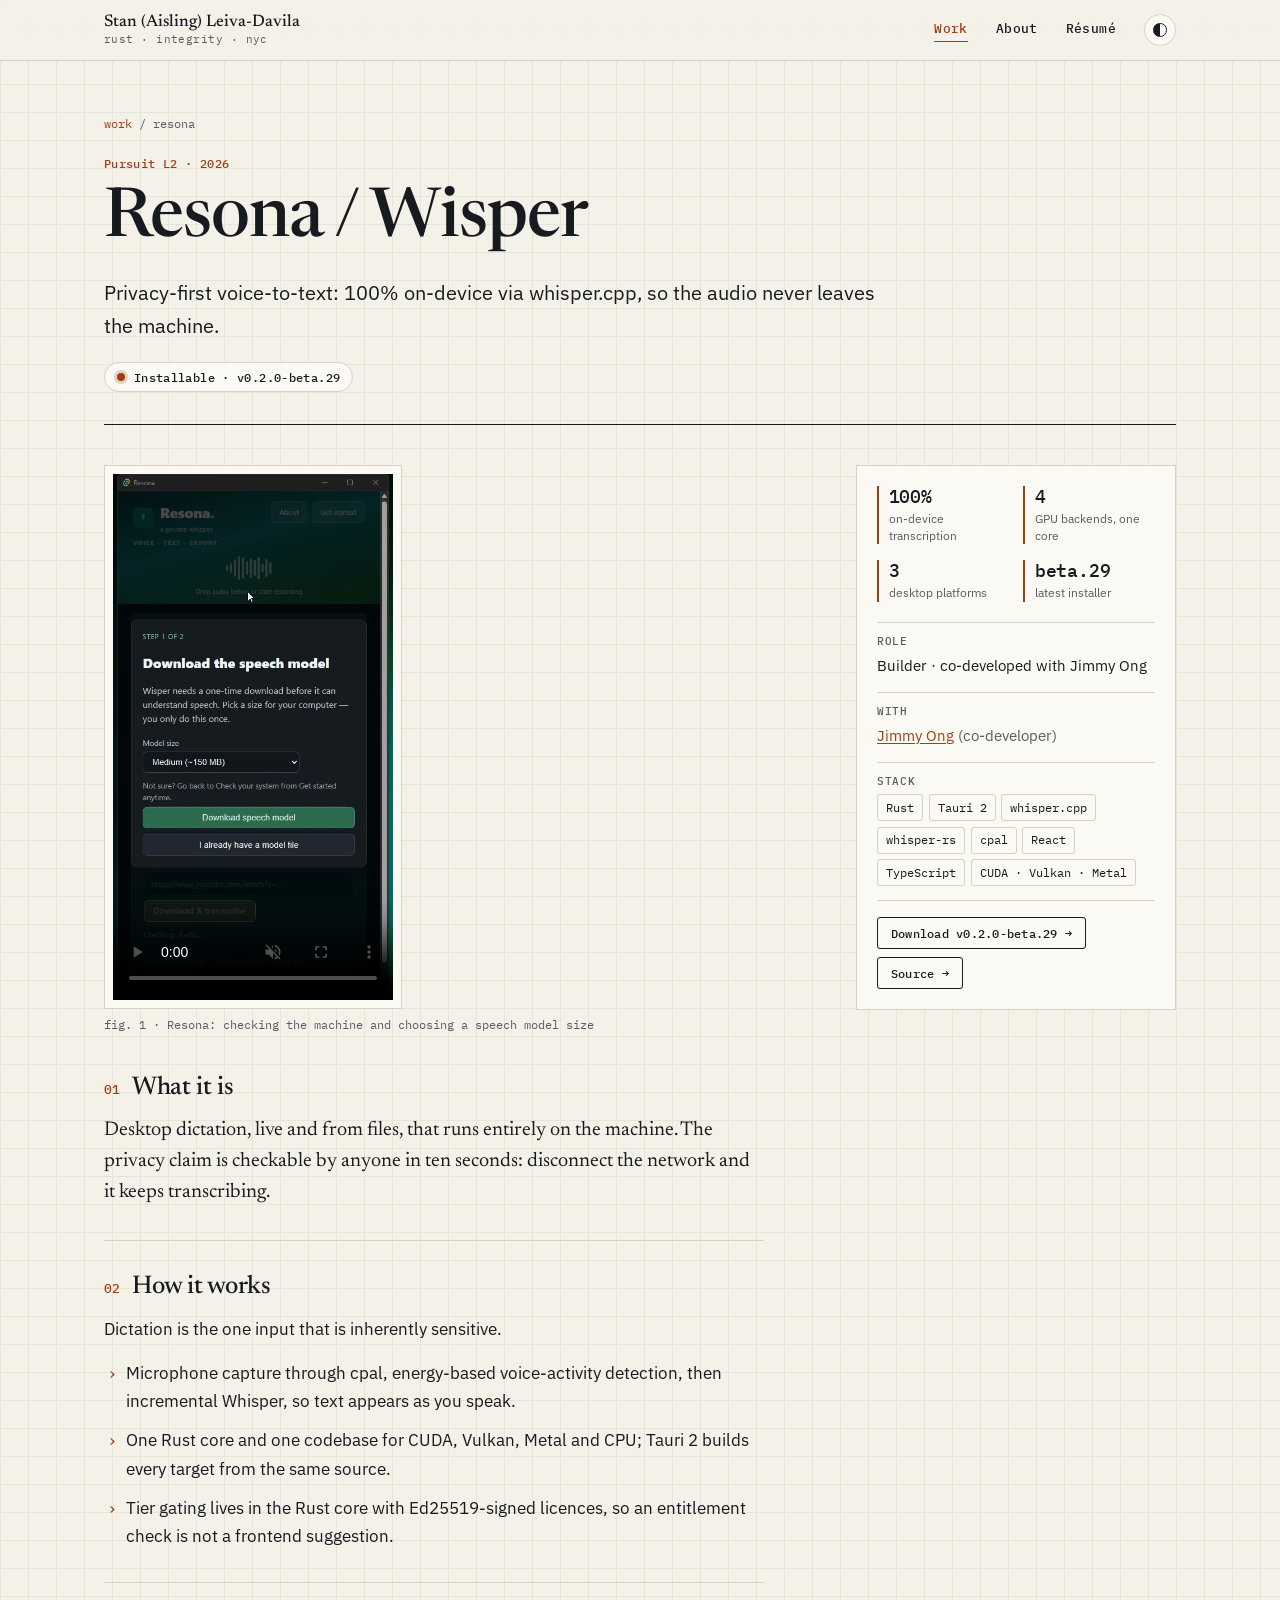
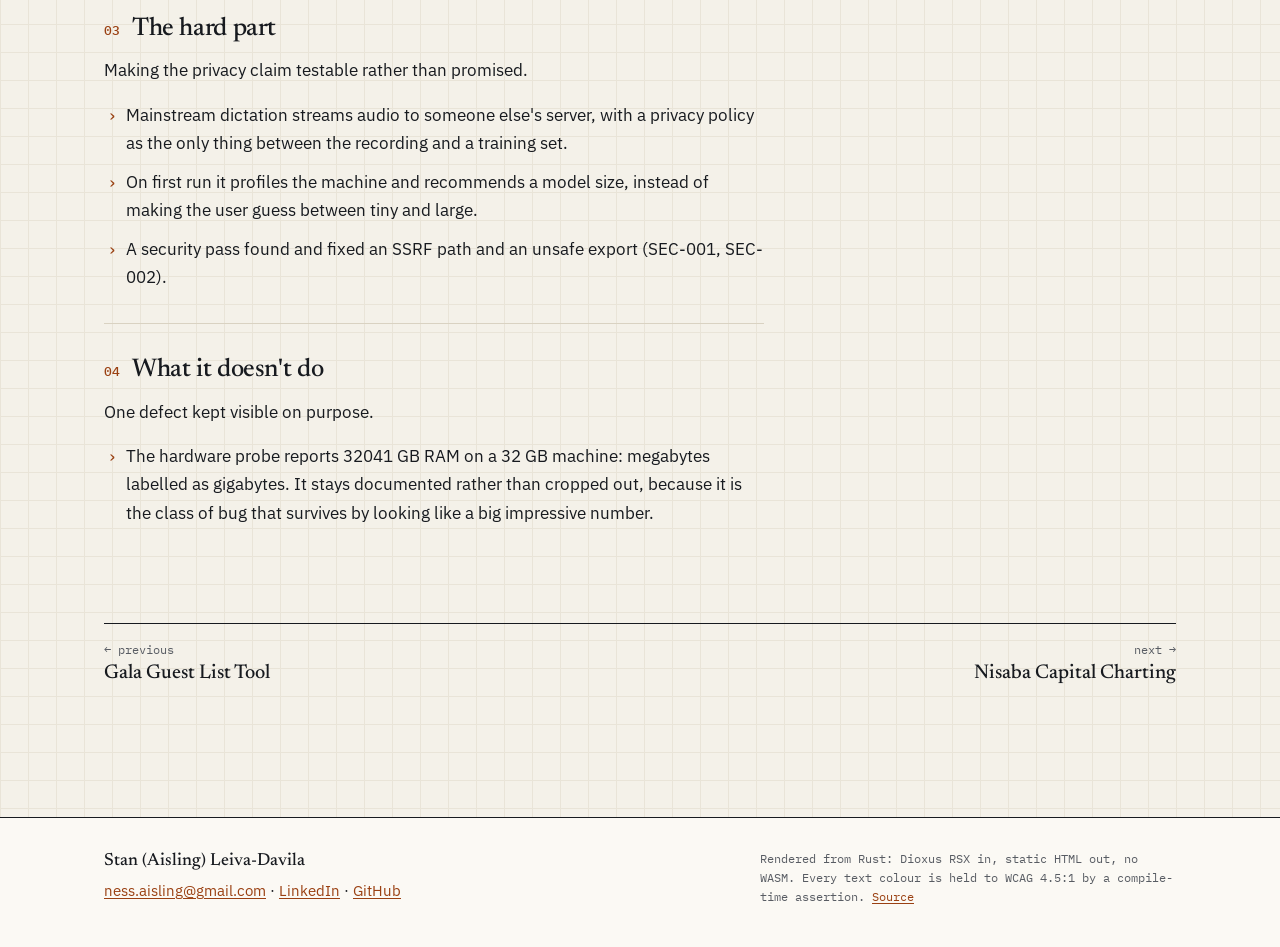
<file: work/resona/index.html>
<!doctype html>
<html lang="en">
<head>
<meta charset="utf-8">
<meta name="viewport" content="width=device-width, initial-scale=1">
<title>Resona / Wisper · Stan (Aisling) Leiva-Davila</title>
<meta name="description" content="Privacy-first voice-to-text: 100% on-device via whisper.cpp, so the audio never leaves the machine.">
<link rel="canonical" href="https://nessaisling-lab.github.io/aisling-builder-portfolio/work/resona/">
<meta property="og:type" content="website">
<meta property="og:title" content="Resona / Wisper · Stan (Aisling) Leiva-Davila">
<meta property="og:description" content="Privacy-first voice-to-text: 100% on-device via whisper.cpp, so the audio never leaves the machine.">
<meta property="og:url" content="https://nessaisling-lab.github.io/aisling-builder-portfolio/work/resona/">
<meta property="og:image" content="https://nessaisling-lab.github.io/aisling-builder-portfolio/assets/og-image.png">
<meta name="twitter:card" content="summary_large_image">
<meta name="theme-color" content="#F4F1E9" media="(prefers-color-scheme: light)">
<meta name="theme-color" content="#121417" media="(prefers-color-scheme: dark)">
<link rel="icon" href="../../assets/favicon.svg" type="image/svg+xml">
<link rel="icon" href="../../assets/favicon-32.png" sizes="32x32">
<link rel="apple-touch-icon" href="../../assets/apple-touch-icon.png">
<script>try{var m=localStorage.getItem('theme');if(m)document.documentElement.dataset.theme=m}catch(e){}</script>
<link rel="preconnect" href="https://fonts.googleapis.com">
<link rel="preconnect" href="https://fonts.gstatic.com" crossorigin>
<link href="https://fonts.googleapis.com/css2?family=IBM+Plex+Mono:wght@400;500&family=IBM+Plex+Sans:ital,wght@0,400;0,500;0,600;1,400&family=Newsreader:ital,opsz,wght@0,6..72,400;0,6..72,500;1,6..72,400&display=swap" rel="stylesheet">
<link rel="stylesheet" href="../../assets/site.css">
</head>
<body>
<a class="skip" href="#main">Skip to content</a>
<header class="top"><div class="wrap top-in"><a class="brand" href="../../"><span class="brand-name">Stan (Aisling) Leiva-Davila</span><span class="brand-tag">rust · integrity · nyc</span></a><nav aria-label="Site"><a href="../../work/" aria-current="page">Work</a><a href="../../about/" aria-current="false">About</a><a href="../../resume/" aria-current="false">Résumé</a><button class="theme" type="button" aria-label="Switch between light and dark theme"><span class="theme-ic" aria-hidden="true"></span></button></nav></div></header>
<main id="main">
<article class="wrap case"><nav class="crumbs" aria-label="Breadcrumb"><a href="../../work/">work</a><span aria-hidden="true"> / </span><span aria-current="page">resona</span></nav><header class="case-head"><p class="kicker">Pursuit L2 · 2026</p><h1>Resona / Wisper</h1><p class="deck">Privacy-first voice-to-text: 100% on-device via whisper.cpp, so the audio never leaves the machine.</p><p class="status-line"><span class="dot" aria-hidden="true"></span>Installable · v0.2.0-beta.29</p></header><div class="case-grid"><aside class="spec" aria-label="Project facts"><div class="figs"><div class="fig"><span class="fig-v">100%</span><span class="fig-k">on-device transcription</span></div><div class="fig"><span class="fig-v">4</span><span class="fig-k">GPU backends, one core</span></div><div class="fig"><span class="fig-v">3</span><span class="fig-k">desktop platforms</span></div><div class="fig"><span class="fig-v">beta.29</span><span class="fig-k">latest installer</span></div></div><dl class="spec-dl"><div><dt>Role</dt><dd>Builder · co-developed with Jimmy Ong</dd></div><div><dt>With</dt><dd><a href="https://github.com/jimmyronin">Jimmy Ong</a><span class="quiet"> (co-developer)</span></dd></div><div><dt>Stack</dt><dd class="stack-chips"><span class="chip">Rust</span><span class="chip">Tauri 2</span><span class="chip">whisper.cpp</span><span class="chip">whisper-rs</span><span class="chip">cpal</span><span class="chip">React</span><span class="chip">TypeScript</span><span class="chip">CUDA · Vulkan · Metal</span></dd></div></dl><div class="spec-links"><a class="btn small ghost" href="https://github.com/aislingld-pursuit/L2-Clone-Prodject/releases/tag/v0.2.0-beta.29">Download v0.2.0-beta.29 →</a><a class="btn small ghost" href="https://github.com/aislingld-pursuit/L2-Clone-Prodject">Source →</a></div></aside><div class="case-body"><figure class="media tall"><video src="../../assets/work/resona/workflow.mp4" poster="../../assets/work/resona/workflow-poster.jpg" width="500" height="940" controls=true muted=true loop="true" playsinline=true preload="none" aria-label="Resona: checking the machine and choosing a speech model size" data-autoplay="true"></video><figcaption>fig. 1 · Resona: checking the machine and choosing a speech model size</figcaption></figure><section class="cs"><h2><span class="cs-n" aria-hidden="true">01</span>What it is</h2><p class="cs-lead first">Desktop dictation, live and from files, that runs entirely on the machine. The privacy claim is checkable by anyone in ten seconds: disconnect the network and it keeps transcribing.</p></section><section class="cs"><h2><span class="cs-n" aria-hidden="true">02</span>How it works</h2><p class="cs-lead">Dictation is the one input that is inherently sensitive.</p><ul><li>Microphone capture through cpal, energy-based voice-activity detection, then incremental Whisper, so text appears as you speak.</li><li>One Rust core and one codebase for CUDA, Vulkan, Metal and CPU; Tauri 2 builds every target from the same source.</li><li>Tier gating lives in the Rust core with Ed25519-signed licences, so an entitlement check is not a frontend suggestion.</li></ul></section><section class="cs"><h2><span class="cs-n" aria-hidden="true">03</span>The hard part</h2><p class="cs-lead">Making the privacy claim testable rather than promised.</p><ul><li>Mainstream dictation streams audio to someone else&#39;s server, with a privacy policy as the only thing between the recording and a training set.</li><li>On first run it profiles the machine and recommends a model size, instead of making the user guess between tiny and large.</li><li>A security pass found and fixed an SSRF path and an unsafe export (SEC-001, SEC-002).</li></ul></section><section class="cs"><h2><span class="cs-n" aria-hidden="true">04</span>What it doesn&#39;t do</h2><p class="cs-lead">One defect kept visible on purpose.</p><ul><li>The hardware probe reports 32041 GB RAM on a 32 GB machine: megabytes labelled as gigabytes. It stays documented rather than cropped out, because it is the class of bug that survives by looking like a big impressive number.</li></ul></section></div></div><nav class="pager" aria-label="More builds"><a class="pager-prev" href="../../work/gala-guest-list/"><span class="pager-k">← previous</span><span class="pager-n">Gala Guest List Tool</span></a><a class="pager-next" href="../../work/nisaba/"><span class="pager-k">next →</span><span class="pager-n">Nisaba Capital Charting</span></a></nav></article>
</main>
<footer class="foot"><div class="wrap foot-in"><div><p class="foot-name">Stan (Aisling) Leiva-Davila</p><p><a href="mailto:ness.aisling@gmail.com">ness.aisling@gmail.com</a> · <a href="https://www.linkedin.com/in/stan-leiva-davila/">LinkedIn</a> · <a href="https://github.com/nessaisling-lab">GitHub</a></p></div><p class="colophon">Rendered from Rust: Dioxus RSX in, static HTML out, no WASM. Every text colour is
                     held to WCAG 4.5:1 by a compile-time assertion. <a href="https://github.com/nessaisling-lab/aisling-builder-portfolio/tree/main/site">Source</a></p></div></footer>
<script src="../../assets/site.js" defer></script>
</body>
</html>
</file>
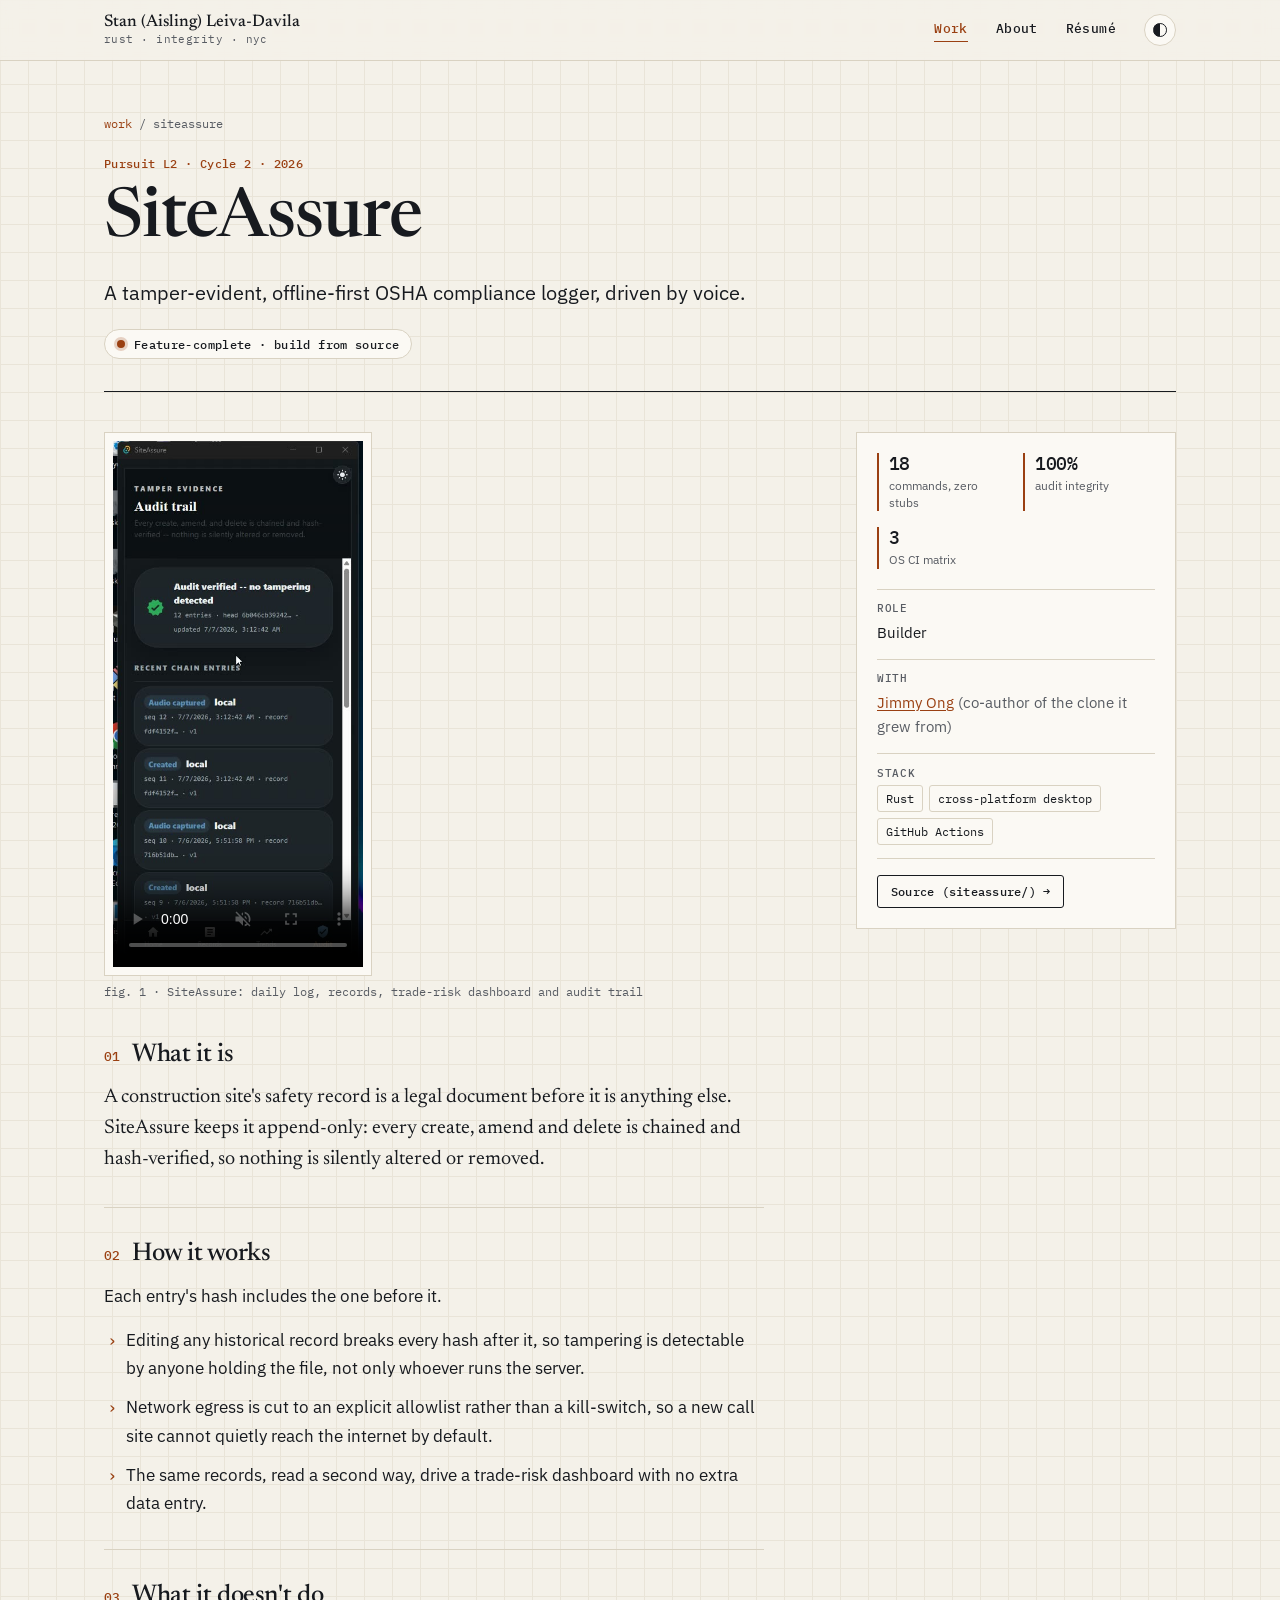
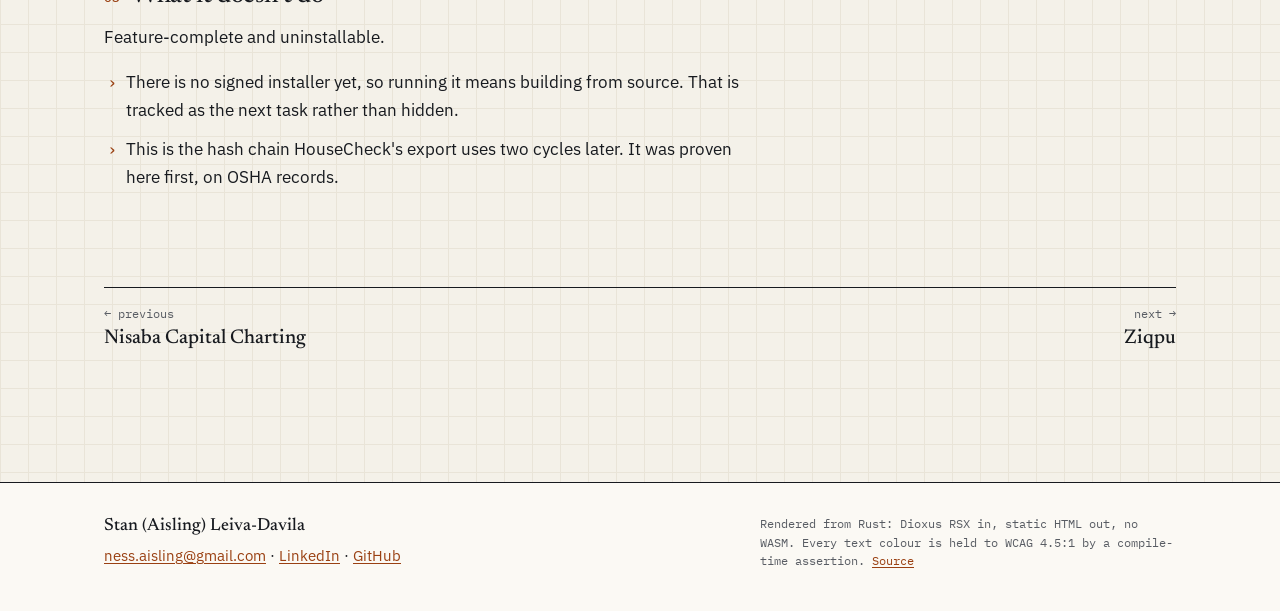
<file: work/siteassure/index.html>
<!doctype html>
<html lang="en">
<head>
<meta charset="utf-8">
<meta name="viewport" content="width=device-width, initial-scale=1">
<title>SiteAssure · Stan (Aisling) Leiva-Davila</title>
<meta name="description" content="A tamper-evident, offline-first OSHA compliance logger, driven by voice.">
<link rel="canonical" href="https://nessaisling-lab.github.io/aisling-builder-portfolio/work/siteassure/">
<meta property="og:type" content="website">
<meta property="og:title" content="SiteAssure · Stan (Aisling) Leiva-Davila">
<meta property="og:description" content="A tamper-evident, offline-first OSHA compliance logger, driven by voice.">
<meta property="og:url" content="https://nessaisling-lab.github.io/aisling-builder-portfolio/work/siteassure/">
<meta property="og:image" content="https://nessaisling-lab.github.io/aisling-builder-portfolio/assets/og-image.png">
<meta name="twitter:card" content="summary_large_image">
<meta name="theme-color" content="#F4F1E9" media="(prefers-color-scheme: light)">
<meta name="theme-color" content="#121417" media="(prefers-color-scheme: dark)">
<link rel="icon" href="../../assets/favicon.svg" type="image/svg+xml">
<link rel="icon" href="../../assets/favicon-32.png" sizes="32x32">
<link rel="apple-touch-icon" href="../../assets/apple-touch-icon.png">
<script>try{var m=localStorage.getItem('theme');if(m)document.documentElement.dataset.theme=m}catch(e){}</script>
<link rel="preconnect" href="https://fonts.googleapis.com">
<link rel="preconnect" href="https://fonts.gstatic.com" crossorigin>
<link href="https://fonts.googleapis.com/css2?family=IBM+Plex+Mono:wght@400;500&family=IBM+Plex+Sans:ital,wght@0,400;0,500;0,600;1,400&family=Newsreader:ital,opsz,wght@0,6..72,400;0,6..72,500;1,6..72,400&display=swap" rel="stylesheet">
<link rel="stylesheet" href="../../assets/site.css">
</head>
<body>
<a class="skip" href="#main">Skip to content</a>
<header class="top"><div class="wrap top-in"><a class="brand" href="../../"><span class="brand-name">Stan (Aisling) Leiva-Davila</span><span class="brand-tag">rust · integrity · nyc</span></a><nav aria-label="Site"><a href="../../work/" aria-current="page">Work</a><a href="../../about/" aria-current="false">About</a><a href="../../resume/" aria-current="false">Résumé</a><button class="theme" type="button" aria-label="Switch between light and dark theme"><span class="theme-ic" aria-hidden="true"></span></button></nav></div></header>
<main id="main">
<article class="wrap case"><nav class="crumbs" aria-label="Breadcrumb"><a href="../../work/">work</a><span aria-hidden="true"> / </span><span aria-current="page">siteassure</span></nav><header class="case-head"><p class="kicker">Pursuit L2 · Cycle 2 · 2026</p><h1>SiteAssure</h1><p class="deck">A tamper-evident, offline-first OSHA compliance logger, driven by voice.</p><p class="status-line"><span class="dot" aria-hidden="true"></span>Feature-complete · build from source</p></header><div class="case-grid"><aside class="spec" aria-label="Project facts"><div class="figs"><div class="fig"><span class="fig-v">18</span><span class="fig-k">commands, zero stubs</span></div><div class="fig"><span class="fig-v">100%</span><span class="fig-k">audit integrity</span></div><div class="fig"><span class="fig-v">3</span><span class="fig-k">OS CI matrix</span></div></div><dl class="spec-dl"><div><dt>Role</dt><dd>Builder</dd></div><div><dt>With</dt><dd><a href="https://github.com/jimmyronin">Jimmy Ong</a><span class="quiet"> (co-author of the clone it grew from)</span></dd></div><div><dt>Stack</dt><dd class="stack-chips"><span class="chip">Rust</span><span class="chip">cross-platform desktop</span><span class="chip">GitHub Actions</span></dd></div></dl><div class="spec-links"><a class="btn small ghost" href="https://github.com/nessaisling-lab/L2-C2-Solution">Source (siteassure/) →</a></div></aside><div class="case-body"><figure class="media tall"><video src="../../assets/work/siteassure/workflow.mp4" poster="../../assets/work/siteassure/workflow-poster.jpg" width="436" height="918" controls=true muted=true loop="true" playsinline=true preload="none" aria-label="SiteAssure: daily log, records, trade-risk dashboard and audit trail" data-autoplay="true"></video><figcaption>fig. 1 · SiteAssure: daily log, records, trade-risk dashboard and audit trail</figcaption></figure><section class="cs"><h2><span class="cs-n" aria-hidden="true">01</span>What it is</h2><p class="cs-lead first">A construction site&#39;s safety record is a legal document before it is anything else. SiteAssure keeps it append-only: every create, amend and delete is chained and hash-verified, so nothing is silently altered or removed.</p></section><section class="cs"><h2><span class="cs-n" aria-hidden="true">02</span>How it works</h2><p class="cs-lead">Each entry&#39;s hash includes the one before it.</p><ul><li>Editing any historical record breaks every hash after it, so tampering is detectable by anyone holding the file, not only whoever runs the server.</li><li>Network egress is cut to an explicit allowlist rather than a kill-switch, so a new call site cannot quietly reach the internet by default.</li><li>The same records, read a second way, drive a trade-risk dashboard with no extra data entry.</li></ul></section><section class="cs"><h2><span class="cs-n" aria-hidden="true">03</span>What it doesn&#39;t do</h2><p class="cs-lead">Feature-complete and uninstallable.</p><ul><li>There is no signed installer yet, so running it means building from source. That is tracked as the next task rather than hidden.</li><li>This is the hash chain HouseCheck&#39;s export uses two cycles later. It was proven here first, on OSHA records.</li></ul></section></div></div><nav class="pager" aria-label="More builds"><a class="pager-prev" href="../../work/nisaba/"><span class="pager-k">← previous</span><span class="pager-n">Nisaba Capital Charting</span></a><a class="pager-next" href="../../work/ziqpu/"><span class="pager-k">next →</span><span class="pager-n">Ziqpu</span></a></nav></article>
</main>
<footer class="foot"><div class="wrap foot-in"><div><p class="foot-name">Stan (Aisling) Leiva-Davila</p><p><a href="mailto:ness.aisling@gmail.com">ness.aisling@gmail.com</a> · <a href="https://www.linkedin.com/in/stan-leiva-davila/">LinkedIn</a> · <a href="https://github.com/nessaisling-lab">GitHub</a></p></div><p class="colophon">Rendered from Rust: Dioxus RSX in, static HTML out, no WASM. Every text colour is
                     held to WCAG 4.5:1 by a compile-time assertion. <a href="https://github.com/nessaisling-lab/aisling-builder-portfolio/tree/main/site">Source</a></p></div></footer>
<script src="../../assets/site.js" defer></script>
</body>
</html>
</file>
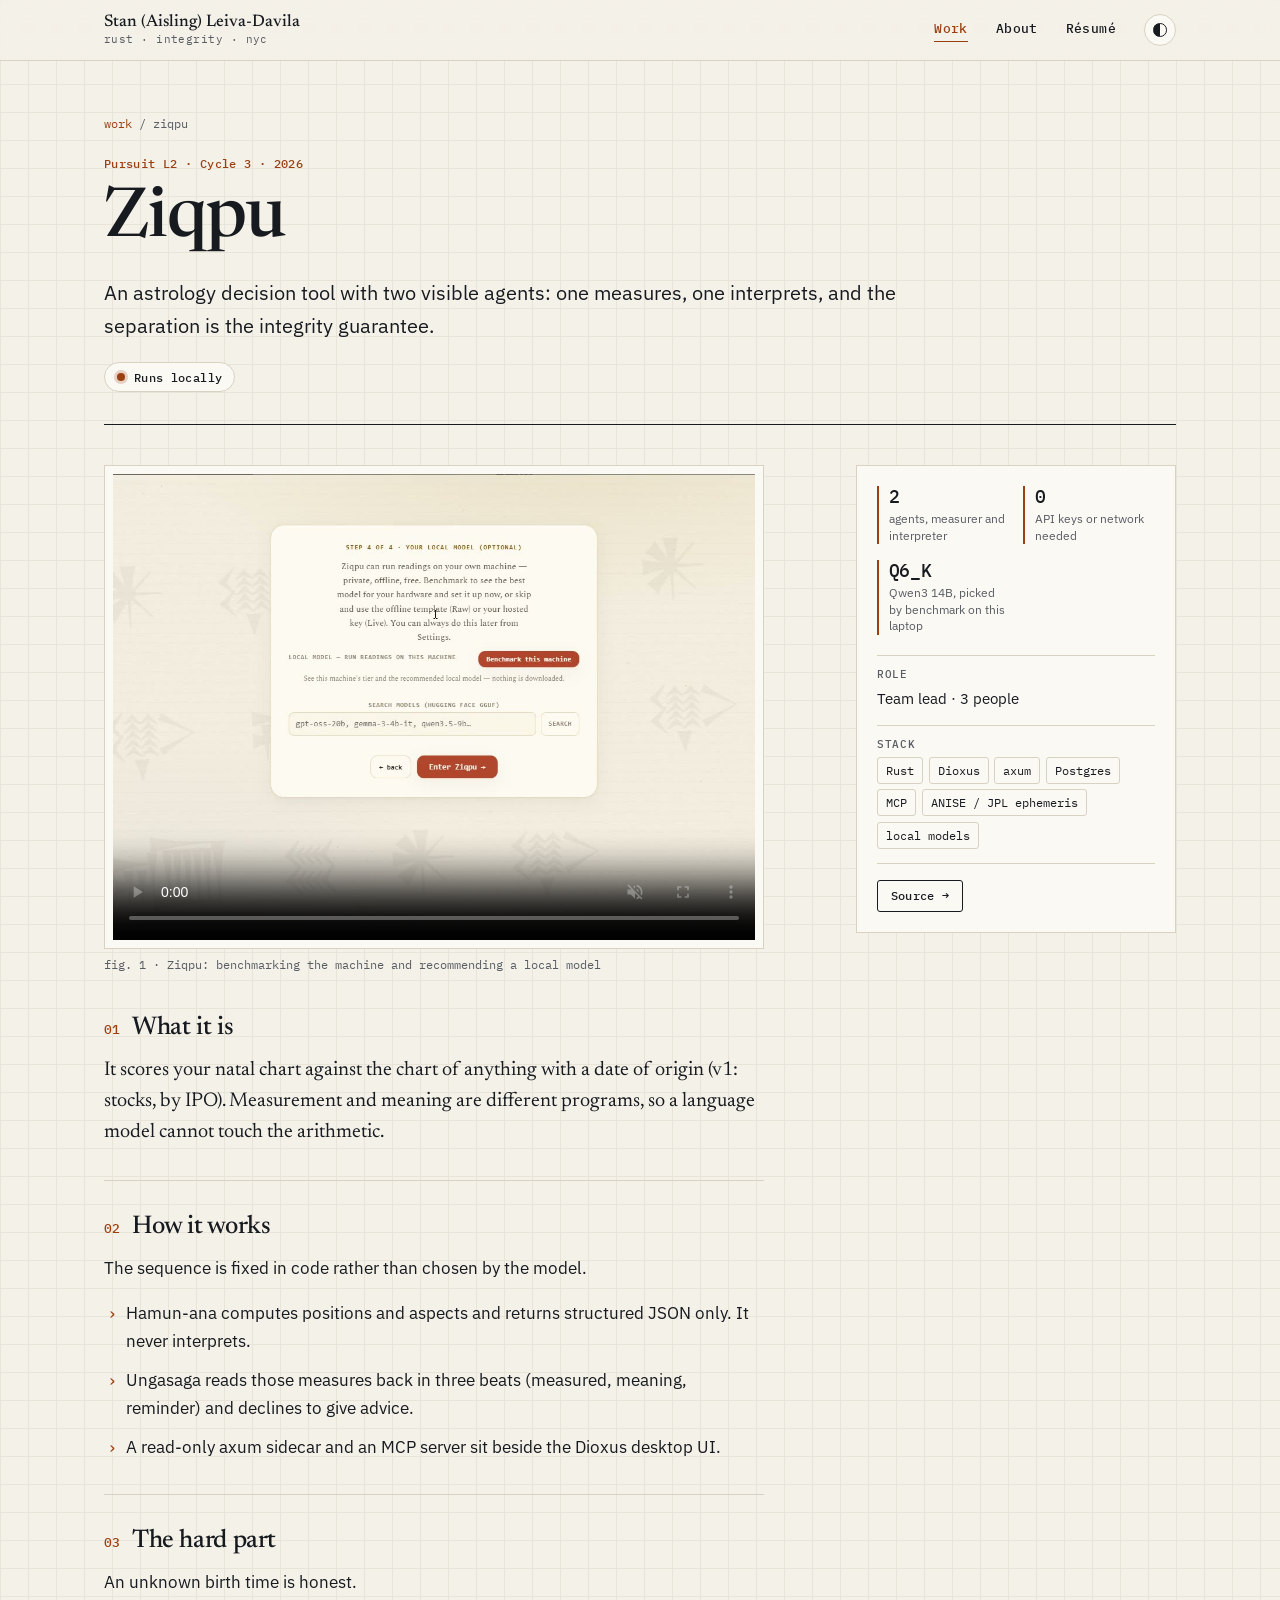
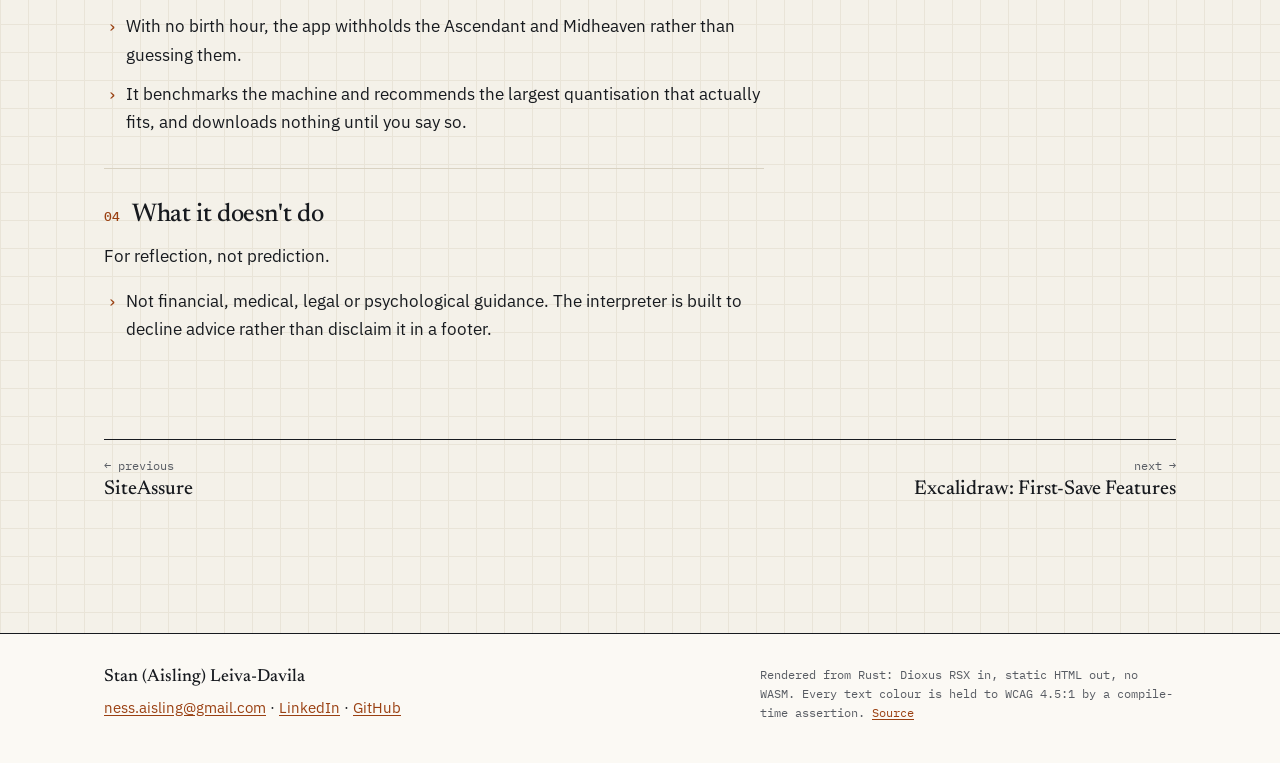
<file: work/ziqpu/index.html>
<!doctype html>
<html lang="en">
<head>
<meta charset="utf-8">
<meta name="viewport" content="width=device-width, initial-scale=1">
<title>Ziqpu · Stan (Aisling) Leiva-Davila</title>
<meta name="description" content="An astrology decision tool with two visible agents: one measures, one interprets, and the separation is the integrity guarantee.">
<link rel="canonical" href="https://nessaisling-lab.github.io/aisling-builder-portfolio/work/ziqpu/">
<meta property="og:type" content="website">
<meta property="og:title" content="Ziqpu · Stan (Aisling) Leiva-Davila">
<meta property="og:description" content="An astrology decision tool with two visible agents: one measures, one interprets, and the separation is the integrity guarantee.">
<meta property="og:url" content="https://nessaisling-lab.github.io/aisling-builder-portfolio/work/ziqpu/">
<meta property="og:image" content="https://nessaisling-lab.github.io/aisling-builder-portfolio/assets/og-image.png">
<meta name="twitter:card" content="summary_large_image">
<meta name="theme-color" content="#F4F1E9" media="(prefers-color-scheme: light)">
<meta name="theme-color" content="#121417" media="(prefers-color-scheme: dark)">
<link rel="icon" href="../../assets/favicon.svg" type="image/svg+xml">
<link rel="icon" href="../../assets/favicon-32.png" sizes="32x32">
<link rel="apple-touch-icon" href="../../assets/apple-touch-icon.png">
<script>try{var m=localStorage.getItem('theme');if(m)document.documentElement.dataset.theme=m}catch(e){}</script>
<link rel="preconnect" href="https://fonts.googleapis.com">
<link rel="preconnect" href="https://fonts.gstatic.com" crossorigin>
<link href="https://fonts.googleapis.com/css2?family=IBM+Plex+Mono:wght@400;500&family=IBM+Plex+Sans:ital,wght@0,400;0,500;0,600;1,400&family=Newsreader:ital,opsz,wght@0,6..72,400;0,6..72,500;1,6..72,400&display=swap" rel="stylesheet">
<link rel="stylesheet" href="../../assets/site.css">
</head>
<body>
<a class="skip" href="#main">Skip to content</a>
<header class="top"><div class="wrap top-in"><a class="brand" href="../../"><span class="brand-name">Stan (Aisling) Leiva-Davila</span><span class="brand-tag">rust · integrity · nyc</span></a><nav aria-label="Site"><a href="../../work/" aria-current="page">Work</a><a href="../../about/" aria-current="false">About</a><a href="../../resume/" aria-current="false">Résumé</a><button class="theme" type="button" aria-label="Switch between light and dark theme"><span class="theme-ic" aria-hidden="true"></span></button></nav></div></header>
<main id="main">
<article class="wrap case"><nav class="crumbs" aria-label="Breadcrumb"><a href="../../work/">work</a><span aria-hidden="true"> / </span><span aria-current="page">ziqpu</span></nav><header class="case-head"><p class="kicker">Pursuit L2 · Cycle 3 · 2026</p><h1>Ziqpu</h1><p class="deck">An astrology decision tool with two visible agents: one measures, one interprets, and the separation is the integrity guarantee.</p><p class="status-line"><span class="dot" aria-hidden="true"></span>Runs locally</p></header><div class="case-grid"><aside class="spec" aria-label="Project facts"><div class="figs"><div class="fig"><span class="fig-v">2</span><span class="fig-k">agents, measurer and interpreter</span></div><div class="fig"><span class="fig-v">0</span><span class="fig-k">API keys or network needed</span></div><div class="fig"><span class="fig-v">Q6_K</span><span class="fig-k">Qwen3 14B, picked by benchmark on this laptop</span></div></div><dl class="spec-dl"><div><dt>Role</dt><dd>Team lead · 3 people</dd></div><div><dt>Stack</dt><dd class="stack-chips"><span class="chip">Rust</span><span class="chip">Dioxus</span><span class="chip">axum</span><span class="chip">Postgres</span><span class="chip">MCP</span><span class="chip">ANISE / JPL ephemeris</span><span class="chip">local models</span></dd></div></dl><div class="spec-links"><a class="btn small ghost" href="https://github.com/nessaisling-lab/Ziqpu-L2-Cycle-3">Source →</a></div></aside><div class="case-body"><figure class="media wide"><video src="../../assets/work/ziqpu/workflow.mp4" poster="../../assets/work/ziqpu/workflow-poster.jpg" width="1100" height="798" controls=true muted=true loop="true" playsinline=true preload="none" aria-label="Ziqpu: benchmarking the machine and recommending a local model" data-autoplay="true"></video><figcaption>fig. 1 · Ziqpu: benchmarking the machine and recommending a local model</figcaption></figure><section class="cs"><h2><span class="cs-n" aria-hidden="true">01</span>What it is</h2><p class="cs-lead first">It scores your natal chart against the chart of anything with a date of origin (v1: stocks, by IPO). Measurement and meaning are different programs, so a language model cannot touch the arithmetic.</p></section><section class="cs"><h2><span class="cs-n" aria-hidden="true">02</span>How it works</h2><p class="cs-lead">The sequence is fixed in code rather than chosen by the model.</p><ul><li>Hamun-ana computes positions and aspects and returns structured JSON only. It never interprets.</li><li>Ungasaga reads those measures back in three beats (measured, meaning, reminder) and declines to give advice.</li><li>A read-only axum sidecar and an MCP server sit beside the Dioxus desktop UI.</li></ul></section><section class="cs"><h2><span class="cs-n" aria-hidden="true">03</span>The hard part</h2><p class="cs-lead">An unknown birth time is honest.</p><ul><li>With no birth hour, the app withholds the Ascendant and Midheaven rather than guessing them.</li><li>It benchmarks the machine and recommends the largest quantisation that actually fits, and downloads nothing until you say so.</li></ul></section><section class="cs"><h2><span class="cs-n" aria-hidden="true">04</span>What it doesn&#39;t do</h2><p class="cs-lead">For reflection, not prediction.</p><ul><li>Not financial, medical, legal or psychological guidance. The interpreter is built to decline advice rather than disclaim it in a footer.</li></ul></section></div></div><nav class="pager" aria-label="More builds"><a class="pager-prev" href="../../work/siteassure/"><span class="pager-k">← previous</span><span class="pager-n">SiteAssure</span></a><a class="pager-next" href="../../work/excalidraw/"><span class="pager-k">next →</span><span class="pager-n">Excalidraw: First-Save Features</span></a></nav></article>
</main>
<footer class="foot"><div class="wrap foot-in"><div><p class="foot-name">Stan (Aisling) Leiva-Davila</p><p><a href="mailto:ness.aisling@gmail.com">ness.aisling@gmail.com</a> · <a href="https://www.linkedin.com/in/stan-leiva-davila/">LinkedIn</a> · <a href="https://github.com/nessaisling-lab">GitHub</a></p></div><p class="colophon">Rendered from Rust: Dioxus RSX in, static HTML out, no WASM. Every text colour is
                     held to WCAG 4.5:1 by a compile-time assertion. <a href="https://github.com/nessaisling-lab/aisling-builder-portfolio/tree/main/site">Source</a></p></div></footer>
<script src="../../assets/site.js" defer></script>
</body>
</html>
</file>
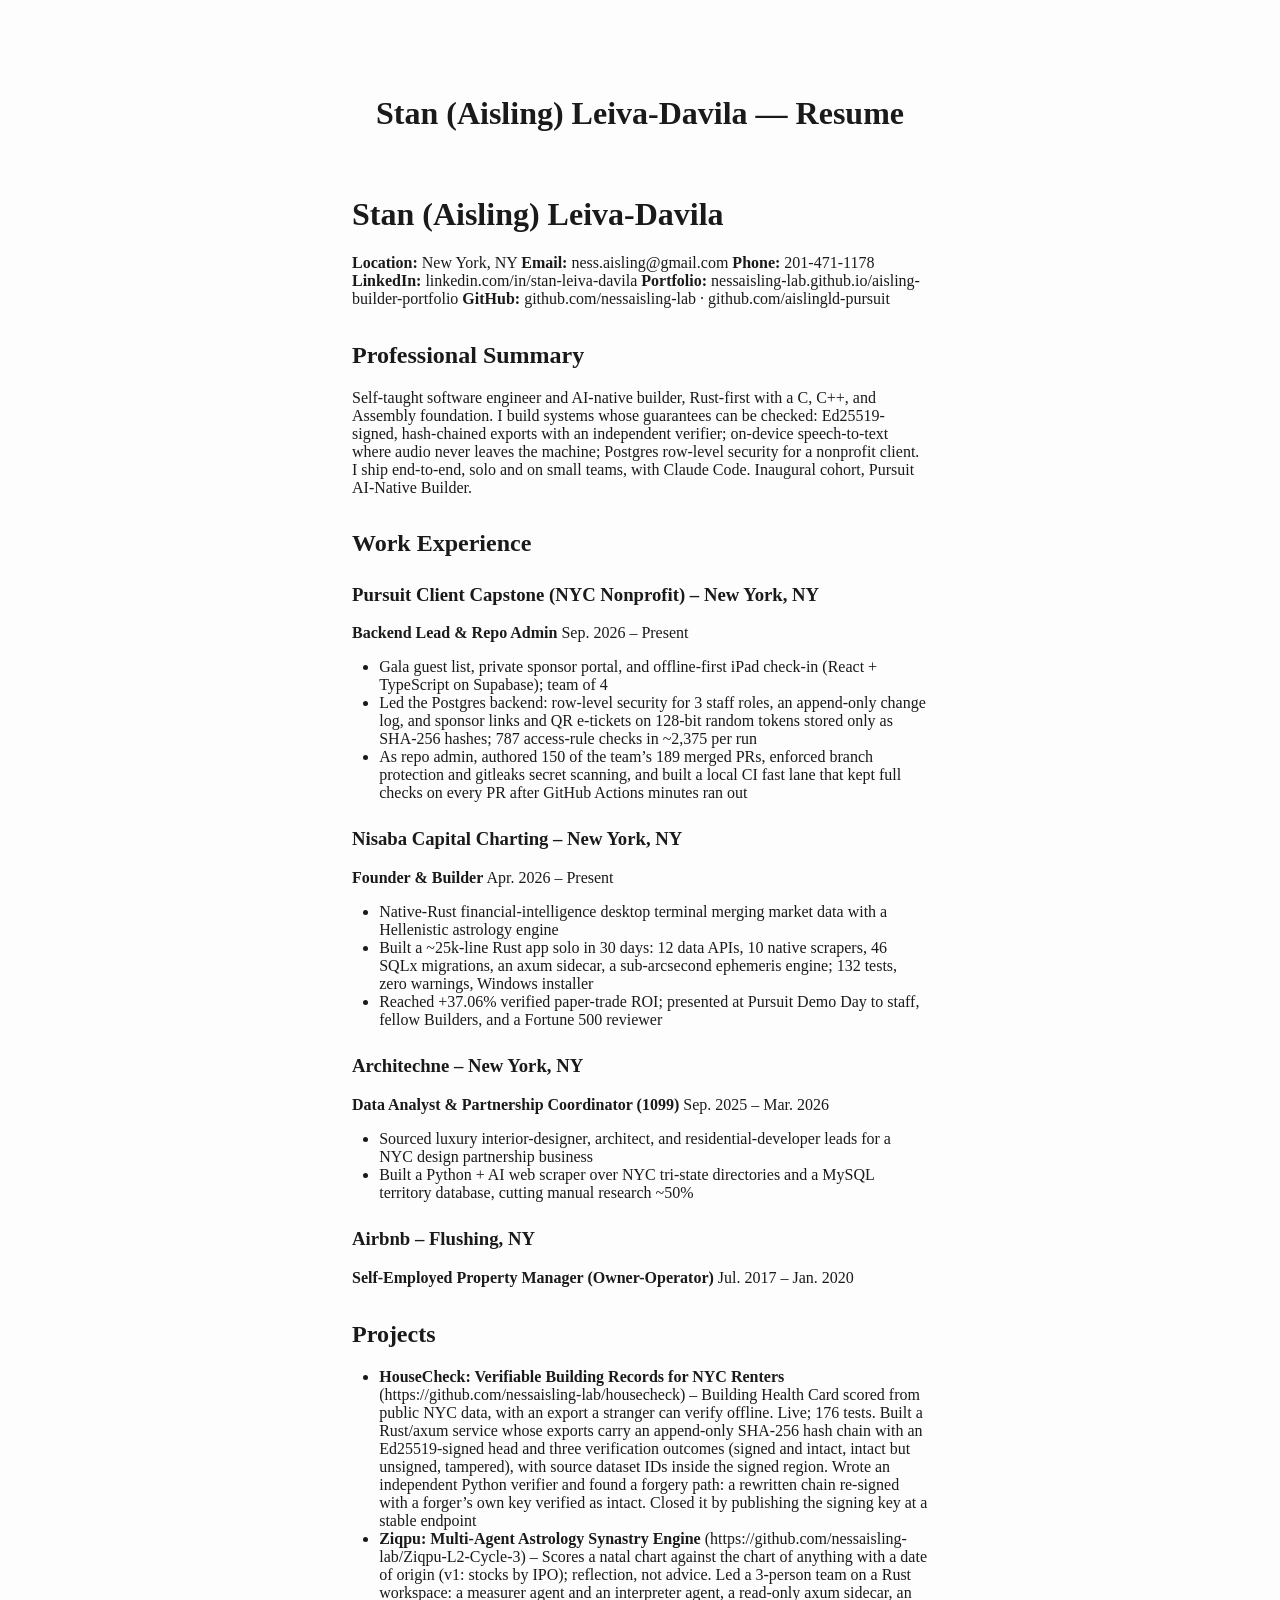
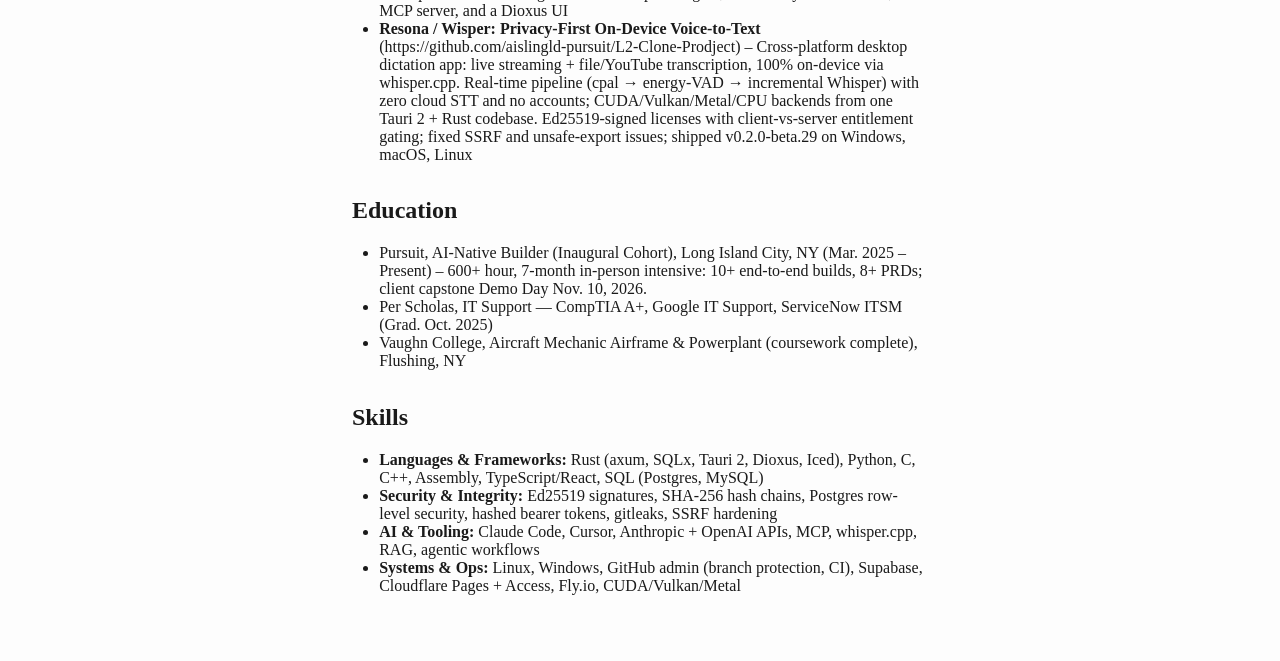
<file: assets/docs/resume/resume.html>
<!DOCTYPE html>
<html xmlns="http://www.w3.org/1999/xhtml">
<head>
  <meta charset="utf-8" />
  <meta name="generator" content="pandoc 3.10" />
  <meta name="viewport" content="width=device-width, initial-scale=1.0, user-scalable=yes" />
  <title>Stan (Aisling) Leiva-Davila — Resume</title>
  <style>

html {
color: #1a1a1a;
background-color: #fdfdfd;
}
body {
margin: 0 auto;
max-width: 36em;
padding-left: 50px;
padding-right: 50px;
padding-top: 50px;
padding-bottom: 50px;
hyphens: auto;
overflow-wrap: break-word;
text-rendering: optimizeLegibility;
font-kerning: normal;
}
@media (max-width: 600px) {
body {
font-size: 0.9em;
padding: 12px;
}
h1 {
font-size: 1.8em;
}
}
@media print {
html {
background-color: white;
}
body {
background-color: transparent;
color: black;
font-size: 12pt;
}
p, h2, h3 {
orphans: 3;
widows: 3;
}
h2, h3, h4 {
page-break-after: avoid;
}
}
p {
margin: 1em 0;
}
a {
color: #1a1a1a;
}
a:visited {
color: #1a1a1a;
}
img {
max-width: 100%;
}
svg {
height: auto;
max-width: 100%;
}
h1, h2, h3, h4, h5, h6 {
margin-top: 1.4em;
}
h5, h6 {
font-size: 1em;
font-style: italic;
}
h6 {
font-weight: normal;
}
ol, ul {
padding-left: 1.7em;
margin-top: 1em;
}
li > ol, li > ul {
margin-top: 0;
}
blockquote {
margin: 1em 0 1em 1.7em;
padding-left: 1em;
border-left: 2px solid #e6e6e6;
color: #606060;
}
code {
white-space: pre-wrap;
font-family: Menlo, Monaco, Consolas, 'Lucida Console', monospace;
font-size: 85%;
margin: 0;
hyphens: manual;
}
pre {
margin: 1em 0;
overflow: auto;
}
pre code {
padding: 0;
overflow: visible;
overflow-wrap: normal;
}
.sourceCode {
background-color: transparent;
overflow: visible;
}
hr {
border: none;
border-top: 1px solid #1a1a1a;
height: 1px;
margin: 1em 0;
}
table {
margin: 1em 0;
border-collapse: collapse;
width: 100%;
overflow-x: auto;
display: block;
font-variant-numeric: lining-nums tabular-nums;
}
table caption {
margin-bottom: 0.75em;
}
tbody {
margin-top: 0.5em;
border-top: 1px solid #1a1a1a;
border-bottom: 1px solid #1a1a1a;
}
th {
border-top: 1px solid #1a1a1a;
padding: 0.25em 0.5em 0.25em 0.5em;
}
td {
padding: 0.125em 0.5em 0.25em 0.5em;
}
header {
margin-bottom: 4em;
text-align: center;
}
#TOC li {
list-style: none;
}
#TOC ul {
padding-left: 1.3em;
}
#TOC > ul {
padding-left: 0;
}
#TOC a:not(:hover) {
text-decoration: none;
}
span.smallcaps{font-variant: small-caps;}
div.columns{display: flex; gap: 1.5em;}
div.column{flex: auto;}
@media screen {
div.columns{gap: min(4vw, 1.5em);}
div.column{overflow-x: auto;}
}
div.hanging-indent{margin-left: 1.5em; text-indent: -1.5em;}

ul.task-list[class]{list-style: none;}
ul.task-list li input[type="checkbox"] {
font-size: inherit;
width: 0.8em;
margin: 0 0.8em 0.2em -1.6em;
vertical-align: middle;
}
.display.math{display: block; text-align: center; margin: 0.5rem auto;}
</style>
</head>
<body>
<header id="title-block-header">
<h1 class="title">Stan (Aisling) Leiva-Davila — Resume</h1>
</header>
<h1 id="stan-aisling-leiva-davila">Stan (Aisling) Leiva-Davila</h1>
<p><strong>Location:</strong> New York, NY <strong>Email:</strong>
ness.aisling@gmail.com <strong>Phone:</strong> 201-471-1178
<strong>LinkedIn:</strong> linkedin.com/in/stan-leiva-davila
<strong>Portfolio:</strong>
nessaisling-lab.github.io/aisling-builder-portfolio
<strong>GitHub:</strong> github.com/nessaisling-lab ·
github.com/aislingld-pursuit</p>
<h2 id="professional-summary">Professional Summary</h2>
<p>Self-taught software engineer and AI-native builder, Rust-first with
a C, C++, and Assembly foundation. I build systems whose guarantees can
be checked: Ed25519-signed, hash-chained exports with an independent
verifier; on-device speech-to-text where audio never leaves the machine;
Postgres row-level security for a nonprofit client. I ship end-to-end,
solo and on small teams, with Claude Code. Inaugural cohort, Pursuit
AI-Native Builder.</p>
<h2 id="work-experience">Work Experience</h2>
<h3 id="pursuit-client-capstone-nyc-nonprofit-new-york-ny">Pursuit
Client Capstone (NYC Nonprofit) – New York, NY</h3>
<p><strong>Backend Lead &amp; Repo Admin</strong> Sep. 2026 –
Present</p>
<ul>
<li>Gala guest list, private sponsor portal, and offline-first iPad
check-in (React + TypeScript on Supabase); team of 4</li>
<li>Led the Postgres backend: row-level security for 3 staff roles, an
append-only change log, and sponsor links and QR e-tickets on 128-bit
random tokens stored only as SHA-256 hashes; 787 access-rule checks in
~2,375 per run</li>
<li>As repo admin, authored 150 of the team’s 189 merged PRs, enforced
branch protection and gitleaks secret scanning, and built a local CI
fast lane that kept full checks on every PR after GitHub Actions minutes
ran out</li>
</ul>
<h3 id="nisaba-capital-charting-new-york-ny">Nisaba Capital Charting –
New York, NY</h3>
<p><strong>Founder &amp; Builder</strong> Apr. 2026 – Present</p>
<ul>
<li>Native-Rust financial-intelligence desktop terminal merging market
data with a Hellenistic astrology engine</li>
<li>Built a ~25k-line Rust app solo in 30 days: 12 data APIs, 10 native
scrapers, 46 SQLx migrations, an axum sidecar, a sub-arcsecond ephemeris
engine; 132 tests, zero warnings, Windows installer</li>
<li>Reached +37.06% verified paper-trade ROI; presented at Pursuit Demo
Day to staff, fellow Builders, and a Fortune 500 reviewer</li>
</ul>
<h3 id="architechne-new-york-ny">Architechne – New York, NY</h3>
<p><strong>Data Analyst &amp; Partnership Coordinator (1099)</strong>
Sep. 2025 – Mar. 2026</p>
<ul>
<li>Sourced luxury interior-designer, architect, and
residential-developer leads for a NYC design partnership business</li>
<li>Built a Python + AI web scraper over NYC tri-state directories and a
MySQL territory database, cutting manual research ~50%</li>
</ul>
<h3 id="airbnb-flushing-ny">Airbnb – Flushing, NY</h3>
<p><strong>Self-Employed Property Manager (Owner-Operator)</strong>
Jul. 2017 – Jan. 2020</p>
<h2 id="projects">Projects</h2>
<ul>
<li><strong>HouseCheck: Verifiable Building Records for NYC
Renters</strong> (https://github.com/nessaisling-lab/housecheck) –
Building Health Card scored from public NYC data, with an export a
stranger can verify offline. Live; 176 tests. Built a Rust/axum service
whose exports carry an append-only SHA-256 hash chain with an
Ed25519-signed head and three verification outcomes (signed and intact,
intact but unsigned, tampered), with source dataset IDs inside the
signed region. Wrote an independent Python verifier and found a forgery
path: a rewritten chain re-signed with a forger’s own key verified as
intact. Closed it by publishing the signing key at a stable
endpoint</li>
<li><strong>Ziqpu: Multi-Agent Astrology Synastry Engine</strong>
(https://github.com/nessaisling-lab/Ziqpu-L2-Cycle-3) – Scores a natal
chart against the chart of anything with a date of origin (v1: stocks by
IPO); reflection, not advice. Led a 3-person team on a Rust workspace: a
measurer agent and an interpreter agent, a read-only axum sidecar, an
MCP server, and a Dioxus UI</li>
<li><strong>Resona / Wisper: Privacy-First On-Device
Voice-to-Text</strong>
(https://github.com/aislingld-pursuit/L2-Clone-Prodject) –
Cross-platform desktop dictation app: live streaming + file/YouTube
transcription, 100% on-device via whisper.cpp. Real-time pipeline (cpal
→ energy-VAD → incremental Whisper) with zero cloud STT and no accounts;
CUDA/Vulkan/Metal/CPU backends from one Tauri 2 + Rust codebase.
Ed25519-signed licenses with client-vs-server entitlement gating; fixed
SSRF and unsafe-export issues; shipped v0.2.0-beta.29 on Windows, macOS,
Linux</li>
</ul>
<h2 id="education">Education</h2>
<ul>
<li>Pursuit, AI-Native Builder (Inaugural Cohort), Long Island City, NY
(Mar. 2025 – Present) – 600+ hour, 7-month in-person intensive: 10+
end-to-end builds, 8+ PRDs; client capstone Demo Day Nov. 10, 2026.</li>
<li>Per Scholas, IT Support — CompTIA A+, Google IT Support, ServiceNow
ITSM (Grad. Oct. 2025)</li>
<li>Vaughn College, Aircraft Mechanic Airframe &amp; Powerplant
(coursework complete), Flushing, NY</li>
</ul>
<h2 id="skills">Skills</h2>
<ul>
<li><strong>Languages &amp; Frameworks:</strong> Rust (axum, SQLx, Tauri
2, Dioxus, Iced), Python, C, C++, Assembly, TypeScript/React, SQL
(Postgres, MySQL)</li>
<li><strong>Security &amp; Integrity:</strong> Ed25519 signatures,
SHA-256 hash chains, Postgres row-level security, hashed bearer tokens,
gitleaks, SSRF hardening</li>
<li><strong>AI &amp; Tooling:</strong> Claude Code, Cursor, Anthropic +
OpenAI APIs, MCP, whisper.cpp, RAG, agentic workflows</li>
<li><strong>Systems &amp; Ops:</strong> Linux, Windows, GitHub admin
(branch protection, CI), Supabase, Cloudflare Pages + Access, Fly.io,
CUDA/Vulkan/Metal</li>
</ul>
</body>
</html>
</file>
<file: assets/site.css>
/* Lab notebook x terminal.
   Notebook: warm paper, a faint ruled grid, serif headlines, figures with captions.
   Terminal: monospace prompts and readouts, a status dot, an ember accent at night.
   Colours come from site/src/theme.rs; everything else is here. */

/* GENERATED from site/src/theme.rs. Edit the Rust, not this block. Every text
   colour is held to WCAG 4.5:1 on both grounds by a const assertion. */
:root{
  --paper:#F4F1E9;--sheet:#FBF9F4;
  --ink:#171A1F;       /* 15.45:1 on paper */
  --quiet:#585C63;     /* 5.95:1 on paper */
  --accent:#9A4012;    /* 5.97:1 on paper */
  --rule:#D9D2C2;--grid:#E9E4D8;
  color-scheme:light;
}
@media (prefers-color-scheme: dark){:root:not([data-theme=light]){
  --paper:#121417;--sheet:#1A1D21;
  --ink:#ECE7DC;       /* 14.96:1 on paper */
  --quiet:#A4A8AE;     /* 7.72:1 on paper */
  --accent:#F08A4B;    /* 7.41:1 on paper */
  --rule:#2E3339;--grid:#1B1E22;
  color-scheme:dark;
}}
:root[data-theme=dark]{
  --paper:#121417;--sheet:#1A1D21;
  --ink:#ECE7DC;       /* 14.96:1 on paper */
  --quiet:#A4A8AE;     /* 7.72:1 on paper */
  --accent:#F08A4B;    /* 7.41:1 on paper */
  --rule:#2E3339;--grid:#1B1E22;
  color-scheme:dark;
}


*,*::before,*::after{box-sizing:border-box}
*{margin:0;padding:0}
html{-webkit-text-size-adjust:100%;scroll-padding-top:5rem}
img,video{display:block;max-width:100%;height:auto}

:root{
  --serif:"Newsreader",Georgia,"Times New Roman",serif;
  --sans:"IBM Plex Sans",system-ui,-apple-system,"Segoe UI",sans-serif;
  --mono:"IBM Plex Mono",ui-monospace,"Cascadia Mono",Consolas,monospace;
  --wrap:72rem;
  --gutter:clamp(1rem,4vw,2.5rem);
  --measure:66ch;
}

body{
  background-color:var(--paper);
  background-image:
    linear-gradient(var(--grid) 1px,transparent 1px),
    linear-gradient(90deg,var(--grid) 1px,transparent 1px);
  background-size:28px 28px;
  color:var(--ink);
  font:400 1.0625rem/1.65 var(--sans);
  text-rendering:optimizeLegibility;
  -webkit-font-smoothing:antialiased;
}

a{color:inherit}
:focus-visible{outline:2px solid var(--accent);outline-offset:3px;border-radius:2px}
.skip{position:absolute;left:-999px;top:.5rem;background:var(--ink);color:var(--paper);padding:.5rem .9rem;z-index:10}
.skip:focus{left:.5rem}
.quiet{color:var(--quiet)}

.wrap{max-width:var(--wrap);margin:0 auto;padding:0 var(--gutter)}

/* ── top bar ─────────────────────────────────────────────── */
.top{position:sticky;top:0;z-index:5;background:color-mix(in srgb,var(--paper) 88%,transparent);
  backdrop-filter:blur(8px);-webkit-backdrop-filter:blur(8px);border-bottom:1px solid var(--rule)}
.top-in{display:flex;align-items:center;justify-content:space-between;gap:1rem;min-height:3.75rem}
.brand{display:flex;flex-direction:column;text-decoration:none;line-height:1.15}
.brand-name{font:500 1.05rem/1.2 var(--serif)}
.brand-tag{font:400 .7rem/1.4 var(--mono);color:var(--quiet);letter-spacing:.04em}
.top nav{display:flex;align-items:center;gap:clamp(.9rem,2.5vw,1.75rem)}
.top nav a{font:500 .8rem/1 var(--mono);text-decoration:none;letter-spacing:.03em;padding:.35rem 0;border-bottom:1px solid transparent}
.top nav a:hover{border-bottom-color:var(--ink)}
.top nav a[aria-current=page]{color:var(--accent);border-bottom-color:var(--accent)}
.theme{width:2rem;height:2rem;border:1px solid var(--rule);border-radius:50%;background:var(--sheet);cursor:pointer;display:grid;place-items:center;color:var(--ink)}
.theme:hover{border-color:var(--ink)}
.theme-ic{width:.85rem;height:.85rem;border-radius:50%;background:linear-gradient(90deg,var(--ink) 50%,transparent 50%);border:1.5px solid var(--ink)}

/* ── shared type ─────────────────────────────────────────── */
h1,h2,h3{font-family:var(--serif);font-weight:500;letter-spacing:-.015em;line-height:1.12}
h1{font-size:clamp(2.4rem,5.4vw,4.25rem)}
h1 em,h2 em{font-style:italic;color:var(--accent)}
.deck{font-size:clamp(1.08rem,1.6vw,1.25rem);color:var(--ink);max-width:var(--measure);margin-top:1.1rem}
.label{font:500 .78rem/1 var(--mono);letter-spacing:.04em;color:var(--quiet);margin-bottom:.9rem}
.prompt{color:var(--accent)}
.block{padding:clamp(3rem,7vw,5rem) var(--gutter) 0;max-width:var(--wrap)}
.block-h{font-size:clamp(1.6rem,3vw,2.2rem);margin-bottom:1.5rem;max-width:30ch}
.text-link{color:var(--accent);text-underline-offset:.2em;text-decoration-thickness:1px}
.text-link:hover{text-decoration-thickness:2px}
.more{margin-top:1.4rem;font-size:.95rem}

.status,.status-line{display:inline-flex;align-items:center;gap:.55rem;font:500 .78rem/1 var(--mono);letter-spacing:.03em;
  color:var(--ink);background:var(--sheet);border:1px solid var(--rule);padding:.5rem .75rem;border-radius:999px}
.dot{width:.5rem;height:.5rem;border-radius:50%;background:var(--accent);box-shadow:0 0 0 3px color-mix(in srgb,var(--accent) 22%,transparent)}

.btn{display:inline-flex;align-items:center;gap:.4rem;font:500 .85rem/1 var(--mono);letter-spacing:.02em;text-decoration:none;
  background:var(--ink);color:var(--paper);border:1px solid var(--ink);padding:.8rem 1.15rem;border-radius:3px;cursor:pointer}
.btn:hover{background:var(--accent);border-color:var(--accent);color:var(--paper)}
.btn.ghost{background:transparent;color:var(--ink)}
.btn.ghost:hover{border-color:var(--accent);color:var(--accent)}
.btn.small{padding:.55rem .8rem;font-size:.78rem}
.actions{display:flex;flex-wrap:wrap;align-items:center;gap:.75rem 1rem;margin-top:1.75rem}
.chip{display:inline-block;font:400 .74rem/1.3 var(--mono);border:1px solid var(--rule);background:var(--sheet);padding:.3rem .5rem;border-radius:3px}
.chip.link{text-decoration:none}
.chip.link:hover{border-color:var(--accent);color:var(--accent)}

/* ── home ────────────────────────────────────────────────── */
.hero{display:grid;grid-template-columns:minmax(0,1fr) minmax(0,19rem);gap:clamp(2rem,5vw,4.5rem);align-items:end;padding-top:clamp(3rem,8vw,6rem)}
.hero h1{margin-top:1.4rem;max-width:15ch}
.portrait{background:var(--sheet);border:1px solid var(--rule);padding:.6rem .6rem .5rem}
.portrait img{width:100%;aspect-ratio:4/5;object-fit:cover;filter:grayscale(.15) contrast(1.02)}
figcaption{font:400 .74rem/1.4 var(--mono);color:var(--quiet);margin-top:.5rem}

.featured{list-style:none;border-top:1px solid var(--ink)}
.frow{border-bottom:1px solid var(--rule)}
.frow-link{display:grid;grid-template-columns:3rem minmax(0,1fr) auto 1.5rem;gap:1.25rem;align-items:baseline;padding:1.5rem 0;text-decoration:none}
.frow-n{font:500 .85rem/1 var(--mono);color:var(--accent)}
.frow-main{display:flex;flex-direction:column;gap:.3rem}
.frow-kicker{font:400 .74rem/1.3 var(--mono);color:var(--quiet);letter-spacing:.03em}
.frow-name{font:500 clamp(1.4rem,2.6vw,1.9rem)/1.15 var(--serif)}
.frow-line{color:var(--quiet);max-width:60ch}
.frow-stat{font:500 .78rem/1.3 var(--mono);text-align:right;white-space:nowrap}
.frow-go{font-size:1.2rem;color:var(--accent);transition:transform .2s}
.frow-link:hover .frow-name{color:var(--accent)}
.frow-link:hover .frow-go{transform:translateX(4px)}

.now-list{border-top:1px solid var(--rule)}
.now-list div{display:grid;grid-template-columns:7rem minmax(0,1fr);gap:1.25rem;padding:1rem 0;border-bottom:1px solid var(--rule)}
.now-list dt{font:500 .8rem/1.6 var(--mono);color:var(--accent)}
.now-list dd{max-width:var(--measure)}
.cta{padding-bottom:1rem}
.cta .deck{margin-top:-.75rem}

/* ── page heads ──────────────────────────────────────────── */
.page-head{padding-top:clamp(3rem,7vw,5rem)}

/* ── work index ──────────────────────────────────────────── */
.log{list-style:none;border-top:1px solid var(--ink)}
.log li{border-bottom:1px solid var(--rule)}
.log-row{display:grid;grid-template-columns:minmax(10rem,14rem) minmax(0,1fr) minmax(0,15rem) 3rem;gap:1.25rem;align-items:baseline;padding:1.15rem 0;text-decoration:none}
.log-name{font:500 1.2rem/1.25 var(--serif)}
.log-line{color:var(--quiet);font-size:.95rem}
.log-stat{font:400 .76rem/1.4 var(--mono)}
.log-year{font:400 .76rem/1.4 var(--mono);color:var(--quiet);text-align:right}
.log-row:hover .log-name{color:var(--accent)}
.earlier{list-style:none;border-top:1px solid var(--rule)}
.earlier li{display:grid;grid-template-columns:minmax(10rem,18rem) minmax(0,1fr);gap:1.25rem;padding:.9rem 0;border-bottom:1px solid var(--rule)}
.earlier-name{font-weight:500}
a.earlier-name{color:var(--accent);text-underline-offset:.2em}
.earlier-line{color:var(--quiet);font-size:.95rem}

/* ── case study ──────────────────────────────────────────── */
.case{padding-top:clamp(2rem,5vw,3.5rem)}
.crumbs{font:400 .78rem/1 var(--mono);color:var(--quiet)}
.crumbs a{color:var(--accent);text-decoration:none}
.crumbs a:hover{text-decoration:underline}
.case-head{margin-top:1.75rem;padding-bottom:2rem;border-bottom:1px solid var(--ink)}
.kicker{font:500 .78rem/1 var(--mono);color:var(--accent);letter-spacing:.03em}
.case-head h1{margin-top:.75rem}
.case-head .status-line{margin-top:1.25rem}
.case-grid{display:grid;grid-template-columns:minmax(0,1fr) minmax(16rem,20rem);gap:clamp(2rem,5vw,4rem);margin-top:2.5rem;align-items:start}
.case-body{grid-column:1;grid-row:1;max-width:var(--measure)}
.spec{grid-column:2;grid-row:1;position:sticky;top:5rem;background:var(--sheet);border:1px solid var(--rule);padding:1.25rem}
.figs{display:grid;grid-template-columns:1fr 1fr;gap:1rem .9rem;padding-bottom:1.25rem;border-bottom:1px solid var(--rule)}
.fig{display:flex;flex-direction:column;gap:.25rem;border-left:2px solid var(--accent);padding-left:.6rem}
.fig-v{font:500 1.15rem/1.15 var(--mono);font-variant-numeric:tabular-nums;letter-spacing:-.01em}
.fig-k{font-size:.76rem;line-height:1.35;color:var(--quiet)}
.spec-dl div{padding:.85rem 0;border-bottom:1px solid var(--rule)}
.spec-dl dt{font:500 .7rem/1 var(--mono);letter-spacing:.06em;text-transform:uppercase;color:var(--quiet);margin-bottom:.4rem}
.spec-dl dd{font-size:.92rem}
.spec-dl a{color:var(--accent);text-underline-offset:.15em}
.stack-chips{display:flex;flex-wrap:wrap;gap:.35rem}
.spec-links{display:flex;flex-direction:column;align-items:flex-start;gap:.5rem;padding-top:1rem}

.media{margin-bottom:2.5rem}
.media video{background:var(--sheet);border:1px solid var(--rule);padding:.5rem}
.media.tall video{max-height:34rem;width:auto}
.gallery{display:grid;grid-template-columns:repeat(2,minmax(0,1fr));gap:1.25rem;margin-bottom:2.5rem}
.gallery img{background:var(--sheet);border:1px solid var(--rule);padding:.35rem}
@media (max-width:40rem){.gallery{grid-template-columns:minmax(0,1fr)}}
.cs{padding:2rem 0;border-top:1px solid var(--rule)}
.cs:first-of-type{border-top:0;padding-top:0}
.cs h2{font-size:1.6rem;display:flex;align-items:baseline;gap:.8rem;margin-bottom:.8rem}
.cs-n{font:500 .8rem/1 var(--mono);color:var(--accent)}
.cs-lead{font-size:1.08rem}
.cs-lead.first{font:400 1.25rem/1.55 var(--serif)}
.cs ul{margin-top:1rem;padding-left:0;list-style:none}
.cs li{position:relative;padding-left:1.4rem;margin-top:.7rem}
.cs li::before{content:"›";position:absolute;left:.2rem;color:var(--accent);font-family:var(--mono)}
.verify{margin-top:1rem;padding:1.25rem;background:var(--sheet);border:1px solid var(--rule)}
.verify pre{margin-top:.8rem;overflow-x:auto;font:400 .85rem/1.5 var(--mono);background:var(--paper);border:1px solid var(--rule);padding:.8rem 1rem}
.note{margin-top:1.5rem;padding-left:1rem;border-left:2px solid var(--rule);color:var(--quiet);font-size:.95rem}

.pager{display:grid;grid-template-columns:1fr 1fr;gap:1rem;margin-top:4rem;border-top:1px solid var(--ink)}
.pager a{display:flex;flex-direction:column;gap:.35rem;padding:1.25rem 0;text-decoration:none}
.pager-next{text-align:right;align-items:flex-end}
.pager-k{font:400 .74rem/1 var(--mono);color:var(--quiet)}
.pager-n{font:500 1.25rem/1.2 var(--serif)}
.pager a:hover .pager-n{color:var(--accent)}

/* ── about ───────────────────────────────────────────────── */
.prose{margin-top:1.5rem;max-width:var(--measure)}
.prose p+p{margin-top:1rem}
.prose p:first-child{font:400 1.25rem/1.55 var(--serif)}
.rules{display:grid;grid-template-columns:repeat(3,minmax(0,1fr));gap:1.5rem}
.rule{background:var(--sheet);border:1px solid var(--rule);padding:1.25rem}
.rule h3{font-size:1.25rem;margin-bottom:.6rem}
.rule p{font-size:.95rem;color:var(--quiet)}
.timeline{list-style:none;border-top:1px solid var(--ink)}
.timeline li{display:grid;grid-template-columns:11rem minmax(0,1fr);gap:1.5rem;padding:1.25rem 0;border-bottom:1px solid var(--rule)}
.tl-when{font:400 .78rem/1.7 var(--mono);color:var(--quiet)}
.timeline h3{font-size:1.25rem;margin-bottom:.35rem}
.timeline h3 .quiet{font:400 .95rem/1 var(--sans)}
.timeline p{max-width:var(--measure)}
.stack-dl{border-top:1px solid var(--ink)}
.stack-dl div{display:grid;grid-template-columns:8rem minmax(0,1fr);gap:1.25rem;padding:.9rem 0;border-bottom:1px solid var(--rule)}
.stack-dl dt{font:500 .8rem/1.7 var(--mono);color:var(--accent)}
.contact{display:grid;grid-template-columns:minmax(0,1fr) minmax(0,1fr);gap:clamp(2rem,5vw,4rem)}
.contact-direct p+p{margin-top:.75rem}
.contact-mail{font:500 clamp(1.3rem,2.4vw,1.7rem)/1.2 var(--serif)}
.contact-mail a{color:var(--accent);text-underline-offset:.15em}
.form{display:flex;flex-direction:column;gap:.4rem;background:var(--sheet);border:1px solid var(--rule);padding:1.25rem}
.form label{font:500 .74rem/1 var(--mono);letter-spacing:.04em;margin-top:.6rem}
.form input,.form textarea{font:inherit;font-size:1rem;color:var(--ink);background:var(--paper);border:1px solid var(--rule);border-radius:3px;padding:.65rem .75rem}
.form input:focus,.form textarea:focus{border-color:var(--accent);outline:none;box-shadow:0 0 0 3px color-mix(in srgb,var(--accent) 25%,transparent)}
.form .btn{align-self:flex-start;margin-top:1rem}
.form .hp{display:none}
.form-status{font:400 .85rem/1.4 var(--mono);min-height:1.2em}
.form-status.err{color:var(--accent)}

/* ── résumé ──────────────────────────────────────────────── */
.cv{background:var(--sheet);border:1px solid var(--rule);padding:clamp(1.25rem,4vw,2.5rem);max-width:56rem}
.cv-summary{font:400 1.12rem/1.6 var(--serif);padding-bottom:1.25rem;border-bottom:1px solid var(--rule)}
.cv h2{font:500 .74rem/1 var(--mono);letter-spacing:.08em;text-transform:uppercase;color:var(--accent);margin:2rem 0 .25rem}
.cv-entry{padding:.9rem 0;border-bottom:1px solid var(--rule)}
.cv-entry.compact{padding:.6rem 0}
.cv-row{display:flex;justify-content:space-between;align-items:baseline;gap:1rem}
.cv-row h3{font-size:1.12rem}
.cv-row h3 .quiet{font:400 .95rem/1 var(--sans)}
.cv-row a{color:var(--accent);text-underline-offset:.15em}
.cv-when{font:400 .76rem/1.4 var(--mono);color:var(--quiet);white-space:nowrap}
.cv-desc{font-size:.95rem;margin-top:.3rem;font-style:italic}
.cv-desc .quiet{font-style:normal}
.cv ul{list-style:none;margin-top:.4rem}
.cv li{position:relative;padding-left:1.2rem;margin-top:.35rem;font-size:.95rem}
.cv li::before{content:"›";position:absolute;left:.15rem;color:var(--accent);font-family:var(--mono)}
.cv-skills div{display:grid;grid-template-columns:12rem minmax(0,1fr);gap:1rem;padding:.6rem 0;border-bottom:1px solid var(--rule);font-size:.95rem}
.cv-skills dt{font-weight:600}
@media (max-width:52rem){
  .cv-row{flex-direction:column;gap:.15rem}
  .cv-skills div{grid-template-columns:1fr;gap:.2rem}
}
.docs{list-style:none;border-top:1px solid var(--ink)}
.docs li{display:grid;grid-template-columns:minmax(0,1fr) auto;gap:1rem;align-items:center;padding:1rem 0;border-bottom:1px solid var(--rule)}
.doc-name{font:500 1.15rem/1.3 var(--serif)}
.doc-files{display:flex;flex-wrap:wrap;gap:.4rem;justify-content:flex-end}

/* ── footer ──────────────────────────────────────────────── */
.foot{margin-top:clamp(4rem,9vw,7rem);border-top:1px solid var(--ink);background:var(--sheet)}
.foot-in{display:grid;grid-template-columns:minmax(0,1fr) minmax(0,26rem);gap:2rem;padding-top:2rem;padding-bottom:2.5rem;font-size:.92rem}
.foot-name{font:500 1.1rem/1.3 var(--serif);margin-bottom:.4rem}
.foot a{color:var(--accent);text-underline-offset:.15em}
.colophon{font:400 .74rem/1.6 var(--mono);color:var(--quiet)}

/* ── narrow screens ──────────────────────────────────────── */
@media (max-width:52rem){
  .hero{grid-template-columns:1fr;align-items:start}
  .portrait{max-width:15rem}
  .frow-link{grid-template-columns:2.25rem minmax(0,1fr);gap:.4rem 1rem}
  .frow-stat{grid-column:2;text-align:left;white-space:normal}
  .frow-go{display:none}
  .log-row{grid-template-columns:1fr;gap:.35rem}
  .log-year{text-align:left}
  .earlier li,.timeline li,.stack-dl div,.now-list div{grid-template-columns:1fr;gap:.35rem}
  /* minmax(0,…) not 1fr: a bare 1fr track can't shrink below its widest child, and the
     verify command is one unbreakable line. This lets the <pre> scroll inside itself. */
  .case-grid{grid-template-columns:minmax(0,1fr)}
  .spec{grid-column:1;grid-row:1;position:static}
  .case-body{grid-row:2}
  .rules,.contact,.foot-in{grid-template-columns:1fr}
  .docs li{grid-template-columns:1fr}
  .doc-files{justify-content:flex-start}
}
@media (max-width:30rem){
  .brand-tag{display:none}
  .top nav{gap:.8rem}
  .figs{grid-template-columns:1fr 1fr}
}

@media (prefers-reduced-motion:reduce){
  *,*::before,*::after{transition:none!important;animation:none!important;scroll-behavior:auto!important}
}
@media print{
  body{background:#fff}
  .top,.foot,.theme,.pager,.media{display:none}
}
</file>
